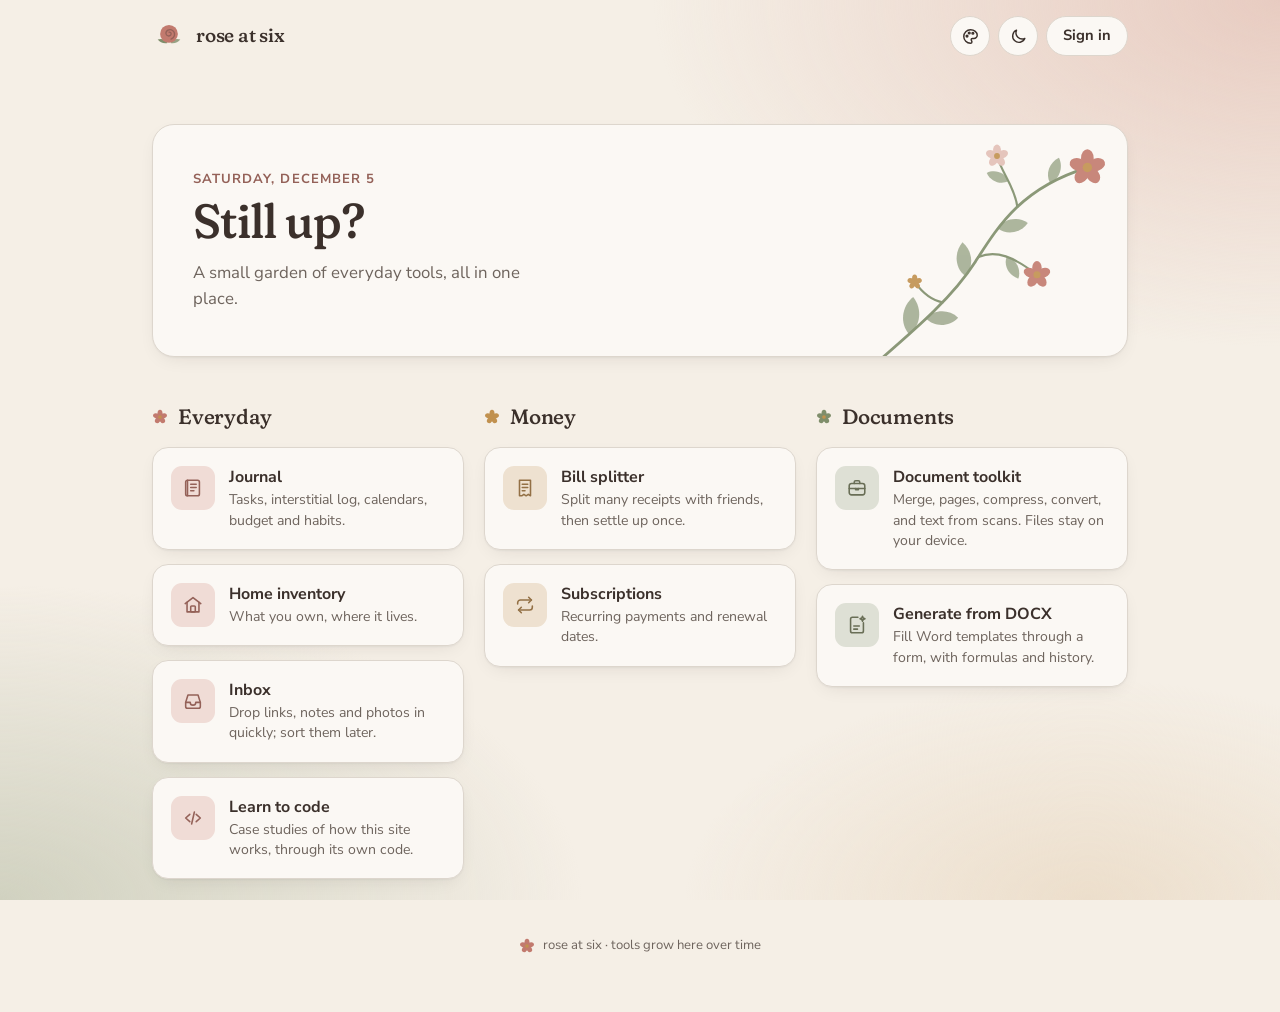
<file: index.html>
<!doctype html>
<html lang="en">
<head>
  <meta charset="utf-8">
  <meta name="viewport" content="width=device-width, initial-scale=1">
  <title>rose at six</title>
  <meta name="description" content="A small garden of everyday tools.">
  <meta name="theme-color" content="#F5EFE6" media="(prefers-color-scheme: light)">
  <meta name="theme-color" content="#1E1916" media="(prefers-color-scheme: dark)">
  <link rel="icon" href="assets/favicon.svg" type="image/svg+xml">

  <link rel="apple-touch-icon" href="/assets/icons/apple-touch-icon.png">
  <link rel="manifest" href="/assets/manifest.webmanifest">
  <meta name="apple-mobile-web-app-title" content="rose at six">
  <meta name="mobile-web-app-capable" content="yes">
  <meta name="apple-mobile-web-app-capable" content="yes">
  <meta name="apple-mobile-web-app-status-bar-style" content="default">

  <!-- Applies your palette and light/dark mode before the first paint -->
  <script src="assets/js/theme-boot.js"></script>

  <link rel="preconnect" href="https://fonts.googleapis.com">
  <link rel="preconnect" href="https://fonts.gstatic.com" crossorigin>
  <link rel="stylesheet" href="assets/css/style.css">
  <link rel="stylesheet" href="assets/css/components.css">
</head>
<body>
  <!-- Reusable flower shapes -->
  <svg width="0" height="0" style="position:absolute" aria-hidden="true">
    <defs>
      <symbol id="blossom" viewBox="-10 -10 20 20">
        <g fill="currentColor">
          <ellipse cx="0" cy="-4.6" rx="3.1" ry="4.4"/>
          <ellipse cx="0" cy="-4.6" rx="3.1" ry="4.4" transform="rotate(72)"/>
          <ellipse cx="0" cy="-4.6" rx="3.1" ry="4.4" transform="rotate(144)"/>
          <ellipse cx="0" cy="-4.6" rx="3.1" ry="4.4" transform="rotate(216)"/>
          <ellipse cx="0" cy="-4.6" rx="3.1" ry="4.4" transform="rotate(288)"/>
        </g>
        <circle r="2.3" style="fill: var(--blossom-center)"/>
      </symbol>
      <symbol id="rose" viewBox="0 0 48 48">
        <path d="M22 34c-6 1-11-1-14-5 5-2 10-1 14 5z" style="fill: var(--leaf)"/>
        <path d="M26 34c6 1 11-1 14-5-5-2-10-1-14 5z" style="fill: var(--leaf)" opacity=".8"/>
        <circle cx="24" cy="21" r="12.5" style="fill: var(--flower)"/>
        <path d="M24 18.5c2.4-.2 3.8 2 2.6 3.9-1.7 2.6-6.4 1.9-6.9-1.6-.6-4.4 5.2-7.4 9.3-4.6 4.6 3.2 3.4 10.6-2.2 12.2"
              fill="none" stroke-width="1.8" stroke-linecap="round" style="stroke: var(--flower-deep)"/>
      </symbol>
    </defs>
  </svg>

  <div class="page">
    <header class="topbar">
      <a class="brand" href="./" aria-label="rose at six, home">
        <svg class="brand-mark" aria-hidden="true"><use href="#rose"/></svg>
        <span class="brand-name">rose at six</span>
      </a>
      <div class="topbar-actions">
        <button class="icon-btn" id="appearance-btn" type="button" aria-label="Appearance">
          <svg viewBox="0 0 24 24" aria-hidden="true"><path d="M12 3.5a8.5 8.5 0 1 0 0 17c1.2 0 1.8-.8 1.8-1.7 0-1.3-1-1.6-1-2.6 0-.9.7-1.6 1.6-1.6h1.9a4.2 4.2 0 0 0 4.2-4.2c0-3.8-3.8-6.9-8.5-6.9z"/><circle cx="7.6" cy="11.5" r="1.1"/><circle cx="10.4" cy="7.6" r="1.1"/><circle cx="15" cy="7.9" r="1.1"/></svg>
        </button>
        <button class="icon-btn" id="theme-toggle" type="button" aria-label="Switch theme">
          <svg class="i-sun" viewBox="0 0 24 24" aria-hidden="true"><circle cx="12" cy="12" r="4"/><path d="M12 2.5v2M12 19.5v2M2.5 12h2M19.5 12h2M5.3 5.3l1.4 1.4M17.3 17.3l1.4 1.4M5.3 18.7l1.4-1.4M17.3 6.7l1.4-1.4"/></svg>
          <svg class="i-moon" viewBox="0 0 24 24" aria-hidden="true"><path d="M20 14.5A8 8 0 0 1 9.5 4a8 8 0 1 0 10.5 10.5z"/></svg>
        </button>
        <div class="account-slot" id="account-slot"></div>
      </div>
    </header>

    <main>
      <section class="hero">
        <div class="hero-text">
          <p class="eyebrow" id="today">Today</p>
          <h1 id="greeting">Good day</h1>
          <p class="lede">A small garden of everyday tools, all in one place.</p>
          <ul class="highlights" id="highlights" aria-label="Today's highlights" hidden></ul>
        </div>

        <!-- Decorative sprig -->
        <svg class="sprig" viewBox="0 0 220 180" aria-hidden="true">
          <path class="stem" d="M28 176 C 58 150, 86 126, 104 98 S 140 40, 192 24"/>
          <path class="stem thin" d="M106.4 94.3 C 120.4 88.3, 134.4 94.3, 152.4 108.3"/>
          <path class="stem thin" d="M137 54.9 C 135 38.9, 125 28.9, 121 14.9"/>
          <path class="stem thin" d="M78.3 129.9 Q 66.3 127.9, 56.3 113.9"/>
          <path class="leaf" d="M0 0 C 7 -8, 20 -8, 28 0 C 20 8, 7 8, 0 0 Z" transform="translate(52 155) rotate(-83.9) scale(1.05)"/>
          <path class="leaf" d="M0 0 C 7 -8, 20 -8, 28 0 C 20 8, 7 8, 0 0 Z" transform="translate(65.3 142.7) rotate(-1.5) scale(0.9)"/>
          <path class="leaf" d="M0 0 C 7 -8, 20 -8, 28 0 C 20 8, 7 8, 0 0 Z" transform="translate(96.1 109.3) rotate(-94.8) scale(0.95)"/>
          <path class="leaf" d="M0 0 C 7 -8, 20 -8, 28 0 C 20 8, 7 8, 0 0 Z" transform="translate(121.8 71.8) rotate(-10.4) scale(0.85)"/>
          <path class="leaf" d="M0 0 C 7 -8, 20 -8, 28 0 C 20 8, 7 8, 0 0 Z" transform="translate(162.7 36.2) rotate(-70.6) scale(0.75)"/>
          <path class="leaf" d="M0 0 C 7 -8, 20 -8, 28 0 C 20 8, 7 8, 0 0 Z" transform="translate(128.6 94) rotate(61.8) scale(0.7)"/>
          <path class="leaf" d="M0 0 C 7 -8, 20 -8, 28 0 C 20 8, 7 8, 0 0 Z" transform="translate(130 34.6) rotate(-159.4) scale(0.65)"/>
          <use href="#blossom" class="b b1" x="176" y="8" width="32" height="32"/>
          <use href="#blossom" class="b b3" x="140.4" y="96.3" width="24" height="24"/>
          <use href="#blossom" class="b b2" x="111" y="4.9" width="20" height="20"/>
          <use href="#blossom" class="b b4" x="49.8" y="107.4" width="13" height="13"/>
        </svg>
      </section>

      <div class="hub-search" id="hub-search" hidden>
        <label class="searchbox hub-searchbox">
          <svg viewBox="0 0 24 24" aria-hidden="true"><circle cx="11" cy="11" r="6.5"/><path d="m16 16 4 4"/></svg>
          <input class="inline-input" type="search" placeholder="Search everything" aria-label="Search all your tools" autocomplete="off" enterkeyhint="search">
          <button class="sr-clear" type="button" data-clear aria-label="Clear search"><svg viewBox="0 0 24 24" aria-hidden="true"><path d="M7 7l10 10M17 7 7 17"/></svg></button>
        </label>
        <div class="sr-results" data-results aria-live="polite" hidden></div>
      </div>


      <div id="tool-groups"></div>
    </main>

    <footer class="footer">
      <svg class="footer-blossom" aria-hidden="true"><use href="#blossom"/></svg>
      <span>rose at six · tools grow here over time</span>
    </footer>
  </div>

  <script type="module" src="assets/js/hub.js"></script>
</body>
</html>
</file>
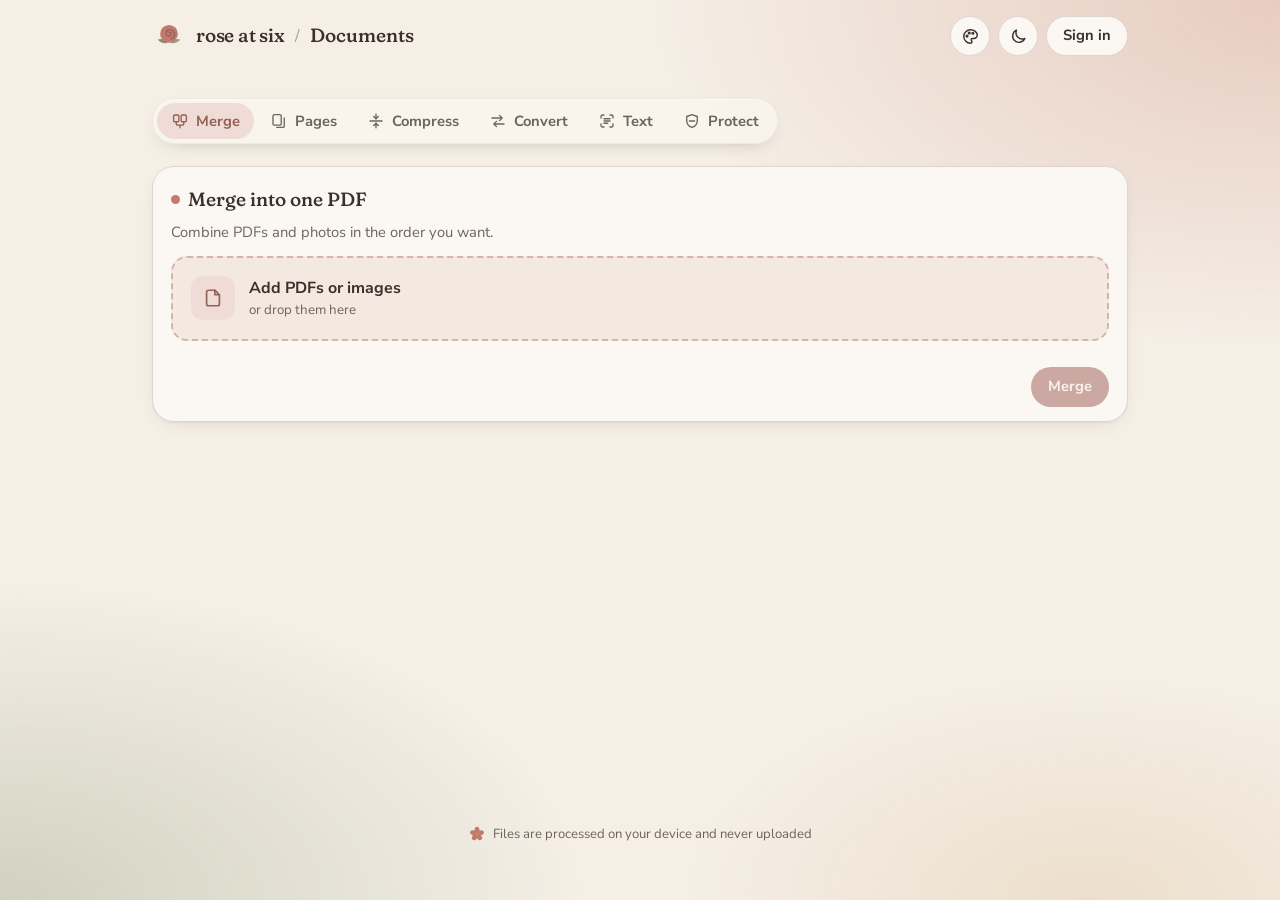
<file: tools/documents/index.html>
<!doctype html>
<html lang="en">
<head>
  <meta charset="utf-8">
  <meta name="viewport" content="width=device-width, initial-scale=1">
  <title>Document toolkit · rose at six</title>
  <meta name="description" content="Merge, split, compress and convert files, and read text from scans. Files never leave your device.">
  <meta name="theme-color" content="#F5EFE6" media="(prefers-color-scheme: light)">
  <meta name="theme-color" content="#1E1916" media="(prefers-color-scheme: dark)">
  <link rel="icon" href="../../assets/favicon.svg" type="image/svg+xml">

  <link rel="apple-touch-icon" href="/assets/icons/apple-touch-icon.png">
  <link rel="manifest" href="/assets/manifest.webmanifest">
  <meta name="apple-mobile-web-app-title" content="rose at six">
  <meta name="mobile-web-app-capable" content="yes">
  <meta name="apple-mobile-web-app-capable" content="yes">
  <meta name="apple-mobile-web-app-status-bar-style" content="default">

  <!-- Applies your palette and light/dark mode before the first paint -->
  <script src="../../assets/js/theme-boot.js"></script>

  <link rel="preconnect" href="https://fonts.googleapis.com">
  <link rel="preconnect" href="https://fonts.gstatic.com" crossorigin>
  <link rel="stylesheet" href="../../assets/css/style.css">
  <link rel="stylesheet" href="../../assets/css/components.css">
  <link rel="stylesheet" href="documents.css">
</head>
<body>
  <!-- Reusable flower shapes -->
  <svg width="0" height="0" style="position:absolute" aria-hidden="true">
    <defs>
      <symbol id="blossom" viewBox="-10 -10 20 20">
        <g fill="currentColor">
          <ellipse cx="0" cy="-4.6" rx="3.1" ry="4.4"/>
          <ellipse cx="0" cy="-4.6" rx="3.1" ry="4.4" transform="rotate(72)"/>
          <ellipse cx="0" cy="-4.6" rx="3.1" ry="4.4" transform="rotate(144)"/>
          <ellipse cx="0" cy="-4.6" rx="3.1" ry="4.4" transform="rotate(216)"/>
          <ellipse cx="0" cy="-4.6" rx="3.1" ry="4.4" transform="rotate(288)"/>
        </g>
        <circle r="2.3" style="fill: var(--blossom-center)"/>
      </symbol>
      <symbol id="rose" viewBox="0 0 48 48">
        <path d="M22 34c-6 1-11-1-14-5 5-2 10-1 14 5z" style="fill: var(--leaf)"/>
        <path d="M26 34c6 1 11-1 14-5-5-2-10-1-14 5z" style="fill: var(--leaf)" opacity=".8"/>
        <circle cx="24" cy="21" r="12.5" style="fill: var(--flower)"/>
        <path d="M24 18.5c2.4-.2 3.8 2 2.6 3.9-1.7 2.6-6.4 1.9-6.9-1.6-.6-4.4 5.2-7.4 9.3-4.6 4.6 3.2 3.4 10.6-2.2 12.2"
              fill="none" stroke-width="1.8" stroke-linecap="round" style="stroke: var(--flower-deep)"/>
      </symbol>
    </defs>
  </svg>

  <div class="page">
    <header class="topbar">
      <div class="crumbs">
        <a class="brand" href="../../" aria-label="rose at six, home">
          <svg class="brand-mark" aria-hidden="true"><use href="#rose"/></svg>
          <span class="brand-name">rose at six</span>
        </a>
        <span class="crumb-sep" aria-hidden="true">/</span>
        <span class="crumb">Documents</span>
      </div>
      <div class="topbar-actions">
        <button class="icon-btn" id="appearance-btn" type="button" aria-label="Appearance">
          <svg viewBox="0 0 24 24" aria-hidden="true"><path d="M12 3.5a8.5 8.5 0 1 0 0 17c1.2 0 1.8-.8 1.8-1.7 0-1.3-1-1.6-1-2.6 0-.9.7-1.6 1.6-1.6h1.9a4.2 4.2 0 0 0 4.2-4.2c0-3.8-3.8-6.9-8.5-6.9z"/><circle cx="7.6" cy="11.5" r="1.1"/><circle cx="10.4" cy="7.6" r="1.1"/><circle cx="15" cy="7.9" r="1.1"/></svg>
        </button>
        <button class="icon-btn" id="theme-toggle" type="button" aria-label="Switch theme">
          <svg class="i-sun" viewBox="0 0 24 24" aria-hidden="true"><circle cx="12" cy="12" r="4"/><path d="M12 2.5v2M12 19.5v2M2.5 12h2M19.5 12h2M5.3 5.3l1.4 1.4M17.3 17.3l1.4 1.4M5.3 18.7l1.4-1.4M17.3 6.7l1.4-1.4"/></svg>
          <svg class="i-moon" viewBox="0 0 24 24" aria-hidden="true"><path d="M20 14.5A8 8 0 0 1 9.5 4a8 8 0 1 0 10.5 10.5z"/></svg>
        </button>
        <div class="account-slot" id="account-slot"></div>
      </div>
    </header>

    <div class="toolbar">
      <nav class="tabs" aria-label="Document tools">
        <a href="#/merge" data-tab="merge" aria-label="Merge" title="Merge"><svg viewBox="0 0 24 24" aria-hidden="true"><rect x="3.5" y="4" width="7" height="9" rx="1.5"/><rect x="13.5" y="4" width="7" height="9" rx="1.5"/><path d="M7 13v2.5a2 2 0 0 0 2 2h6a2 2 0 0 0 2-2V13"/><path d="M12 17.5V21"/></svg><span class="tab-label">Merge</span></a>
        <a href="#/pages" data-tab="pages" aria-label="Pages" title="Pages"><svg viewBox="0 0 24 24" aria-hidden="true"><rect x="4" y="3.5" width="11" height="14" rx="2"/><path d="M9 20.5h8a2 2 0 0 0 2-2V8"/></svg><span class="tab-label">Pages</span></a>
        <a href="#/compress" data-tab="compress" aria-label="Compress" title="Compress"><svg viewBox="0 0 24 24" aria-hidden="true"><path d="M12 3v6"/><path d="m9 6 3 3 3-3"/><path d="M12 21v-6"/><path d="m9 18 3-3 3 3"/><path d="M4 12h16"/></svg><span class="tab-label">Compress</span></a>
        <a href="#/convert" data-tab="convert" aria-label="Convert" title="Convert"><svg viewBox="0 0 24 24" aria-hidden="true"><path d="M4 8h13"/><path d="m14 4.5 3.5 3.5L14 11.5"/><path d="M20 16H7"/><path d="m10 12.5-3.5 3.5 3.5 3.5"/></svg><span class="tab-label">Convert</span></a>
        <a href="#/text" data-tab="text" aria-label="Text" title="Text"><svg viewBox="0 0 24 24" aria-hidden="true"><path d="M4 8V6a2 2 0 0 1 2-2h2M16 4h2a2 2 0 0 1 2 2v2M20 16v2a2 2 0 0 1-2 2h-2M8 20H6a2 2 0 0 1-2-2v-2"/><path d="M8 9h8M8 12h8M8 15h5"/></svg><span class="tab-label">Text</span></a>
        <a href="#/protect" data-tab="protect" aria-label="Protect" title="Protect a copy"><svg viewBox="0 0 24 24" aria-hidden="true"><path d="M12 3.5 5 6v5.5c0 4.3 3 7.6 7 9 4-1.4 7-4.7 7-9V6z"/><path d="M8.5 12h7"/></svg><span class="tab-label">Protect</span></a>
      </nav>
    </div>

    <main id="docs" class="tool-main"></main>

    <footer class="footer">
      <svg class="footer-blossom" aria-hidden="true"><use href="#blossom"/></svg>
      <span>Files are processed on your device and never uploaded</span>
    </footer>
  </div>

  <script type="module" src="app.js"></script>
</body>
</html>
</file>
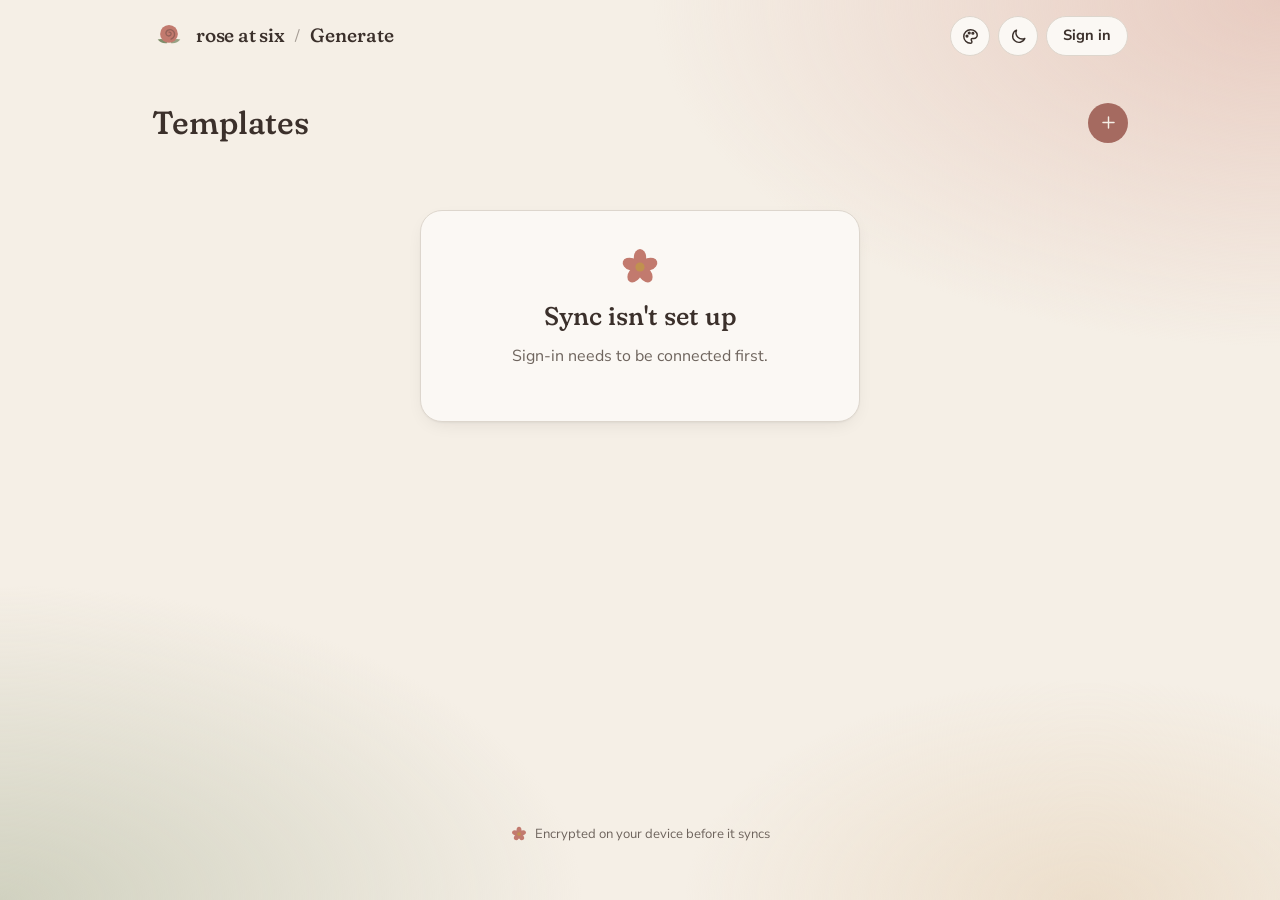
<file: tools/generate/index.html>
<!doctype html>
<html lang="en">
<head>
  <meta charset="utf-8">
  <meta name="viewport" content="width=device-width, initial-scale=1">
  <title>Generate from DOCX · rose at six</title>
  <meta name="description" content="Fill Word templates through a form and keep a history of every document.">
  <meta name="theme-color" content="#F5EFE6" media="(prefers-color-scheme: light)">
  <meta name="theme-color" content="#1E1916" media="(prefers-color-scheme: dark)">
  <link rel="icon" href="../../assets/favicon.svg" type="image/svg+xml">

  <link rel="apple-touch-icon" href="/assets/icons/apple-touch-icon.png">
  <link rel="manifest" href="/assets/manifest.webmanifest">
  <meta name="apple-mobile-web-app-title" content="rose at six">
  <meta name="mobile-web-app-capable" content="yes">
  <meta name="apple-mobile-web-app-capable" content="yes">
  <meta name="apple-mobile-web-app-status-bar-style" content="default">

  <!-- Applies your palette and light/dark mode before the first paint -->
  <script src="../../assets/js/theme-boot.js"></script>

  <link rel="preconnect" href="https://fonts.googleapis.com">
  <link rel="preconnect" href="https://fonts.gstatic.com" crossorigin>
  <link rel="stylesheet" href="../../assets/css/style.css">
  <link rel="stylesheet" href="../../assets/css/components.css">
  <link rel="stylesheet" href="generate.css">
</head>
<body>
  <!-- Reusable flower shapes -->
  <svg width="0" height="0" style="position:absolute" aria-hidden="true">
    <defs>
      <symbol id="blossom" viewBox="-10 -10 20 20">
        <g fill="currentColor">
          <ellipse cx="0" cy="-4.6" rx="3.1" ry="4.4"/>
          <ellipse cx="0" cy="-4.6" rx="3.1" ry="4.4" transform="rotate(72)"/>
          <ellipse cx="0" cy="-4.6" rx="3.1" ry="4.4" transform="rotate(144)"/>
          <ellipse cx="0" cy="-4.6" rx="3.1" ry="4.4" transform="rotate(216)"/>
          <ellipse cx="0" cy="-4.6" rx="3.1" ry="4.4" transform="rotate(288)"/>
        </g>
        <circle r="2.3" style="fill: var(--blossom-center)"/>
      </symbol>
      <symbol id="rose" viewBox="0 0 48 48">
        <path d="M22 34c-6 1-11-1-14-5 5-2 10-1 14 5z" style="fill: var(--leaf)"/>
        <path d="M26 34c6 1 11-1 14-5-5-2-10-1-14 5z" style="fill: var(--leaf)" opacity=".8"/>
        <circle cx="24" cy="21" r="12.5" style="fill: var(--flower)"/>
        <path d="M24 18.5c2.4-.2 3.8 2 2.6 3.9-1.7 2.6-6.4 1.9-6.9-1.6-.6-4.4 5.2-7.4 9.3-4.6 4.6 3.2 3.4 10.6-2.2 12.2"
              fill="none" stroke-width="1.8" stroke-linecap="round" style="stroke: var(--flower-deep)"/>
      </symbol>
    </defs>
  </svg>

  <div class="page">
    <header class="topbar">
      <div class="crumbs">
        <a class="brand" href="../../" aria-label="rose at six, home">
          <svg class="brand-mark" aria-hidden="true"><use href="#rose"/></svg>
          <span class="brand-name">rose at six</span>
        </a>
        <span class="crumb-sep" aria-hidden="true">/</span>
        <span class="crumb">Generate</span>
      </div>
      <div class="topbar-actions">
        <button class="icon-btn" id="appearance-btn" type="button" aria-label="Appearance">
          <svg viewBox="0 0 24 24" aria-hidden="true"><path d="M12 3.5a8.5 8.5 0 1 0 0 17c1.2 0 1.8-.8 1.8-1.7 0-1.3-1-1.6-1-2.6 0-.9.7-1.6 1.6-1.6h1.9a4.2 4.2 0 0 0 4.2-4.2c0-3.8-3.8-6.9-8.5-6.9z"/><circle cx="7.6" cy="11.5" r="1.1"/><circle cx="10.4" cy="7.6" r="1.1"/><circle cx="15" cy="7.9" r="1.1"/></svg>
        </button>
        <button class="icon-btn" id="theme-toggle" type="button" aria-label="Switch theme">
          <svg class="i-sun" viewBox="0 0 24 24" aria-hidden="true"><circle cx="12" cy="12" r="4"/><path d="M12 2.5v2M12 19.5v2M2.5 12h2M19.5 12h2M5.3 5.3l1.4 1.4M17.3 17.3l1.4 1.4M5.3 18.7l1.4-1.4M17.3 6.7l1.4-1.4"/></svg>
          <svg class="i-moon" viewBox="0 0 24 24" aria-hidden="true"><path d="M20 14.5A8 8 0 0 1 9.5 4a8 8 0 1 0 10.5 10.5z"/></svg>
        </button>
        <div class="account-slot" id="account-slot"></div>
      </div>
    </header>

    <div class="toolbar toolbar-titled">
      <h1 class="toolbar-title">Templates</h1>
      <button class="icon-btn add-btn" type="button" data-act="add" aria-label="Add a template">
        <svg viewBox="0 0 24 24" aria-hidden="true"><path d="M12 5v14M5 12h14"/></svg>
      </button>
    </div>

    <main id="gen" class="tool-main"></main>

    <footer class="footer">
      <svg class="footer-blossom" aria-hidden="true"><use href="#blossom"/></svg>
      <span>Encrypted on your device before it syncs</span>
    </footer>
  </div>

  <script type="module" src="app.js"></script>
</body>
</html>
</file>
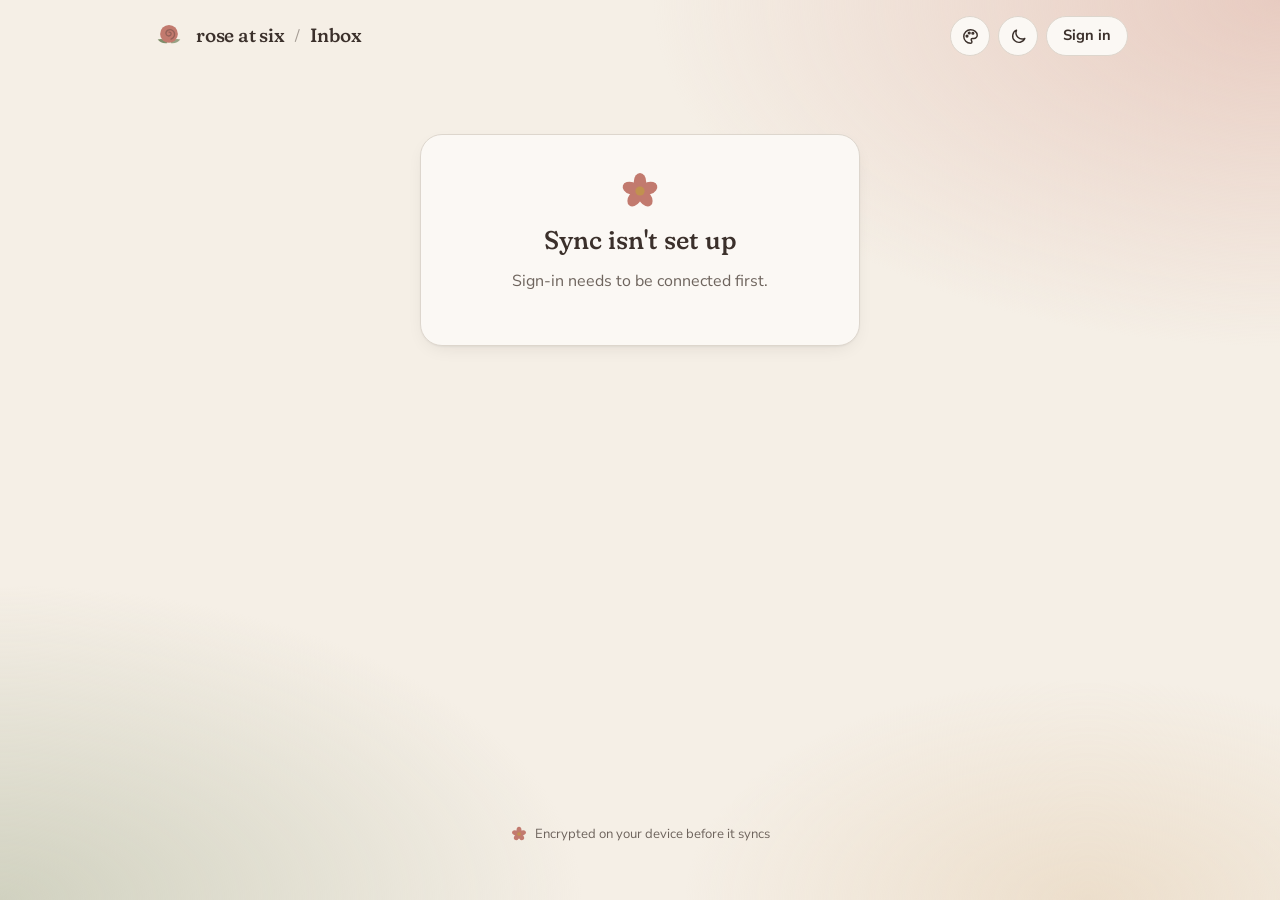
<file: tools/inbox/index.html>
<!doctype html>
<html lang="en">
<head>
  <meta charset="utf-8">
  <meta name="viewport" content="width=device-width, initial-scale=1">
  <title>Inbox · rose at six</title>
  <meta name="description" content="Drop links, notes and photos here, and sort them later.">
  <meta name="theme-color" content="#F5EFE6" media="(prefers-color-scheme: light)">
  <meta name="theme-color" content="#1E1916" media="(prefers-color-scheme: dark)">
  <link rel="icon" href="../../assets/favicon.svg" type="image/svg+xml">

  <link rel="apple-touch-icon" href="/assets/icons/apple-touch-icon.png">
  <link rel="manifest" href="/assets/manifest.webmanifest">
  <meta name="apple-mobile-web-app-title" content="rose at six">
  <meta name="mobile-web-app-capable" content="yes">
  <meta name="apple-mobile-web-app-capable" content="yes">
  <meta name="apple-mobile-web-app-status-bar-style" content="default">

  <!-- Applies your palette and light/dark mode before the first paint -->
  <script src="../../assets/js/theme-boot.js"></script>

  <link rel="preconnect" href="https://fonts.googleapis.com">
  <link rel="preconnect" href="https://fonts.gstatic.com" crossorigin>
  <link rel="stylesheet" href="../../assets/css/style.css">
  <link rel="stylesheet" href="../../assets/css/components.css">
  <link rel="stylesheet" href="inbox.css">
</head>
<body>
  <!-- Reusable flower shapes -->
  <svg width="0" height="0" style="position:absolute" aria-hidden="true">
    <defs>
      <symbol id="blossom" viewBox="-10 -10 20 20">
        <g fill="currentColor">
          <ellipse cx="0" cy="-4.6" rx="3.1" ry="4.4"/>
          <ellipse cx="0" cy="-4.6" rx="3.1" ry="4.4" transform="rotate(72)"/>
          <ellipse cx="0" cy="-4.6" rx="3.1" ry="4.4" transform="rotate(144)"/>
          <ellipse cx="0" cy="-4.6" rx="3.1" ry="4.4" transform="rotate(216)"/>
          <ellipse cx="0" cy="-4.6" rx="3.1" ry="4.4" transform="rotate(288)"/>
        </g>
        <circle r="2.3" style="fill: var(--blossom-center)"/>
      </symbol>
      <symbol id="rose" viewBox="0 0 48 48">
        <path d="M22 34c-6 1-11-1-14-5 5-2 10-1 14 5z" style="fill: var(--leaf)"/>
        <path d="M26 34c6 1 11-1 14-5-5-2-10-1-14 5z" style="fill: var(--leaf)" opacity=".8"/>
        <circle cx="24" cy="21" r="12.5" style="fill: var(--flower)"/>
        <path d="M24 18.5c2.4-.2 3.8 2 2.6 3.9-1.7 2.6-6.4 1.9-6.9-1.6-.6-4.4 5.2-7.4 9.3-4.6 4.6 3.2 3.4 10.6-2.2 12.2"
              fill="none" stroke-width="1.8" stroke-linecap="round" style="stroke: var(--flower-deep)"/>
      </symbol>
    </defs>
  </svg>

  <div class="page">
    <header class="topbar">
      <div class="crumbs">
        <a class="brand" href="../../" aria-label="rose at six, home">
          <svg class="brand-mark" aria-hidden="true"><use href="#rose"/></svg>
          <span class="brand-name">rose at six</span>
        </a>
        <span class="crumb-sep" aria-hidden="true">/</span>
        <span class="crumb">Inbox</span>
      </div>
      <div class="topbar-actions">
        <button class="icon-btn" id="appearance-btn" type="button" aria-label="Appearance">
          <svg viewBox="0 0 24 24" aria-hidden="true"><path d="M12 3.5a8.5 8.5 0 1 0 0 17c1.2 0 1.8-.8 1.8-1.7 0-1.3-1-1.6-1-2.6 0-.9.7-1.6 1.6-1.6h1.9a4.2 4.2 0 0 0 4.2-4.2c0-3.8-3.8-6.9-8.5-6.9z"/><circle cx="7.6" cy="11.5" r="1.1"/><circle cx="10.4" cy="7.6" r="1.1"/><circle cx="15" cy="7.9" r="1.1"/></svg>
        </button>
        <button class="icon-btn" id="theme-toggle" type="button" aria-label="Switch theme">
          <svg class="i-sun" viewBox="0 0 24 24" aria-hidden="true"><circle cx="12" cy="12" r="4"/><path d="M12 2.5v2M12 19.5v2M2.5 12h2M19.5 12h2M5.3 5.3l1.4 1.4M17.3 17.3l1.4 1.4M5.3 18.7l1.4-1.4M17.3 6.7l1.4-1.4"/></svg>
          <svg class="i-moon" viewBox="0 0 24 24" aria-hidden="true"><path d="M20 14.5A8 8 0 0 1 9.5 4a8 8 0 1 0 10.5 10.5z"/></svg>
        </button>
        <div class="account-slot" id="account-slot"></div>
      </div>
    </header>

    <main id="inbox" class="tool-main"></main>

    <footer class="footer">
      <svg class="footer-blossom" aria-hidden="true"><use href="#blossom"/></svg>
      <span>Encrypted on your device before it syncs</span>
    </footer>
  </div>

  <script type="module" src="app.js"></script>
</body>
</html>
</file>
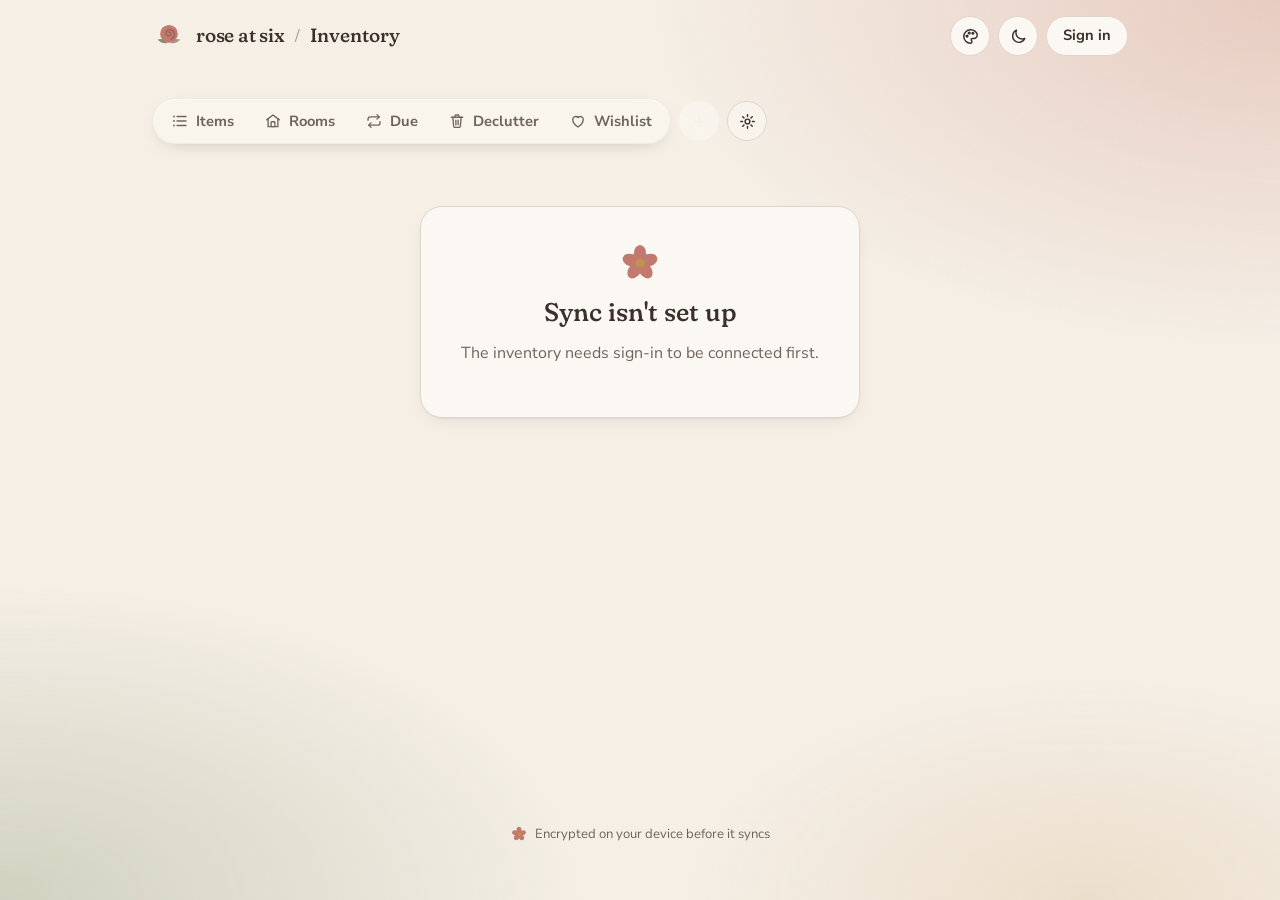
<file: tools/inventory/index.html>
<!doctype html>
<html lang="en">
<head>
  <meta charset="utf-8">
  <meta name="viewport" content="width=device-width, initial-scale=1">
  <title>Home inventory · rose at six</title>
  <meta name="description" content="What you own, where it lives, and when to replace it.">
  <meta name="theme-color" content="#F5EFE6" media="(prefers-color-scheme: light)">
  <meta name="theme-color" content="#1E1916" media="(prefers-color-scheme: dark)">
  <link rel="icon" href="../../assets/favicon.svg" type="image/svg+xml">

  <link rel="apple-touch-icon" href="/assets/icons/apple-touch-icon.png">
  <link rel="manifest" href="/assets/manifest.webmanifest">
  <meta name="apple-mobile-web-app-title" content="rose at six">
  <meta name="mobile-web-app-capable" content="yes">
  <meta name="apple-mobile-web-app-capable" content="yes">
  <meta name="apple-mobile-web-app-status-bar-style" content="default">

  <!-- Applies your palette and light/dark mode before the first paint -->
  <script src="../../assets/js/theme-boot.js"></script>

  <link rel="preconnect" href="https://fonts.googleapis.com">
  <link rel="preconnect" href="https://fonts.gstatic.com" crossorigin>
  <link rel="stylesheet" href="../../assets/css/style.css">
  <link rel="stylesheet" href="../../assets/css/components.css">
  <link rel="stylesheet" href="inventory.css">
</head>
<body>
  <!-- Reusable flower shapes -->
  <svg width="0" height="0" style="position:absolute" aria-hidden="true">
    <defs>
      <symbol id="blossom" viewBox="-10 -10 20 20">
        <g fill="currentColor">
          <ellipse cx="0" cy="-4.6" rx="3.1" ry="4.4"/>
          <ellipse cx="0" cy="-4.6" rx="3.1" ry="4.4" transform="rotate(72)"/>
          <ellipse cx="0" cy="-4.6" rx="3.1" ry="4.4" transform="rotate(144)"/>
          <ellipse cx="0" cy="-4.6" rx="3.1" ry="4.4" transform="rotate(216)"/>
          <ellipse cx="0" cy="-4.6" rx="3.1" ry="4.4" transform="rotate(288)"/>
        </g>
        <circle r="2.3" style="fill: var(--blossom-center)"/>
      </symbol>
      <symbol id="rose" viewBox="0 0 48 48">
        <path d="M22 34c-6 1-11-1-14-5 5-2 10-1 14 5z" style="fill: var(--leaf)"/>
        <path d="M26 34c6 1 11-1 14-5-5-2-10-1-14 5z" style="fill: var(--leaf)" opacity=".8"/>
        <circle cx="24" cy="21" r="12.5" style="fill: var(--flower)"/>
        <path d="M24 18.5c2.4-.2 3.8 2 2.6 3.9-1.7 2.6-6.4 1.9-6.9-1.6-.6-4.4 5.2-7.4 9.3-4.6 4.6 3.2 3.4 10.6-2.2 12.2"
              fill="none" stroke-width="1.8" stroke-linecap="round" style="stroke: var(--flower-deep)"/>
      </symbol>
    </defs>
  </svg>

  <div class="page">
    <header class="topbar">
      <div class="crumbs">
        <a class="brand" href="../../" aria-label="rose at six, home">
          <svg class="brand-mark" aria-hidden="true"><use href="#rose"/></svg>
          <span class="brand-name">rose at six</span>
        </a>
        <span class="crumb-sep" aria-hidden="true">/</span>
        <span class="crumb">Inventory</span>
      </div>
      <div class="topbar-actions">
        <button class="icon-btn" id="appearance-btn" type="button" aria-label="Appearance">
          <svg viewBox="0 0 24 24" aria-hidden="true"><path d="M12 3.5a8.5 8.5 0 1 0 0 17c1.2 0 1.8-.8 1.8-1.7 0-1.3-1-1.6-1-2.6 0-.9.7-1.6 1.6-1.6h1.9a4.2 4.2 0 0 0 4.2-4.2c0-3.8-3.8-6.9-8.5-6.9z"/><circle cx="7.6" cy="11.5" r="1.1"/><circle cx="10.4" cy="7.6" r="1.1"/><circle cx="15" cy="7.9" r="1.1"/></svg>
        </button>
        <button class="icon-btn" id="theme-toggle" type="button" aria-label="Switch theme">
          <svg class="i-sun" viewBox="0 0 24 24" aria-hidden="true"><circle cx="12" cy="12" r="4"/><path d="M12 2.5v2M12 19.5v2M2.5 12h2M19.5 12h2M5.3 5.3l1.4 1.4M17.3 17.3l1.4 1.4M5.3 18.7l1.4-1.4M17.3 6.7l1.4-1.4"/></svg>
          <svg class="i-moon" viewBox="0 0 24 24" aria-hidden="true"><path d="M20 14.5A8 8 0 0 1 9.5 4a8 8 0 1 0 10.5 10.5z"/></svg>
        </button>
        <div class="account-slot" id="account-slot"></div>
      </div>
    </header>

    <div class="toolbar">
      <nav class="tabs" aria-label="Inventory views">
        <a href="#/items" data-tab="items" aria-label="Items" title="Items"><svg viewBox="0 0 24 24" aria-hidden="true"><path d="M8 6h12M8 12h12M8 18h12"/><circle cx="4" cy="6" r="1.2" fill="currentColor" stroke="none"/><circle cx="4" cy="12" r="1.2" fill="currentColor" stroke="none"/><circle cx="4" cy="18" r="1.2" fill="currentColor" stroke="none"/></svg><span class="tab-label">Items</span></a>
        <a href="#/rooms" data-tab="rooms" aria-label="Rooms" title="Rooms"><svg viewBox="0 0 24 24" aria-hidden="true"><path d="M3.5 10.5 12 4l8.5 6.5"/><path d="M5.5 9v10.5h13V9"/><rect x="9.5" y="13" width="5" height="6.5" rx="1"/></svg><span class="tab-label">Rooms</span></a>
        <a href="#/due" data-tab="due" aria-label="Due" title="Due"><svg viewBox="0 0 24 24" aria-hidden="true"><path d="M4 11V9.5a3 3 0 0 1 3-3h12"/><path d="m16 3.5 3 3-3 3"/><path d="M20 13v1.5a3 3 0 0 1-3 3H5"/><path d="m8 20.5-3-3 3-3"/></svg><span class="tab-label">Due</span></a>
        <a href="#/declutter" data-tab="declutter" aria-label="Declutter" title="Declutter"><svg viewBox="0 0 24 24" aria-hidden="true"><path d="M4.5 7h15"/><path d="M9.5 7V5a1 1 0 0 1 1-1h3a1 1 0 0 1 1 1v2"/><path d="M6.5 7l1 12a1.5 1.5 0 0 0 1.5 1.4h6a1.5 1.5 0 0 0 1.5-1.4l1-12"/><path d="M10.5 11v6M13.5 11v6"/></svg><span class="tab-label">Declutter</span></a>
        <a href="#/wishlist" data-tab="wishlist" aria-label="Wishlist" title="Wishlist"><svg viewBox="0 0 24 24" aria-hidden="true"><path d="M12 20s-7-4.4-7-10a4 4 0 0 1 7-2.6A4 4 0 0 1 19 10c0 5.6-7 10-7 10z"/></svg><span class="tab-label">Wishlist</span></a>
      </nav>
      <button class="icon-btn add-btn" type="button" data-act="add" aria-label="Add an item">
        <svg viewBox="0 0 24 24" aria-hidden="true"><path d="M12 5v14M5 12h14"/></svg>
      </button>
      <button class="icon-btn" type="button" data-act="settings" aria-label="Inventory settings">
        <svg viewBox="0 0 24 24" aria-hidden="true"><circle cx="12" cy="12" r="3"/><path d="M12 3.5v2.2M12 18.3v2.2M3.5 12h2.2M18.3 12h2.2M6 6l1.6 1.6M16.4 16.4 18 18M6 18l1.6-1.6M16.4 7.6 18 6"/></svg>
      </button>
    </div>

    <main id="inventory" class="tool-main" aria-live="polite"></main>

    <footer class="footer">
      <svg class="footer-blossom" aria-hidden="true"><use href="#blossom"/></svg>
      <span>Encrypted on your device before it syncs</span>
    </footer>
  </div>

  <script type="module" src="inventory.js"></script>
</body>
</html>
</file>
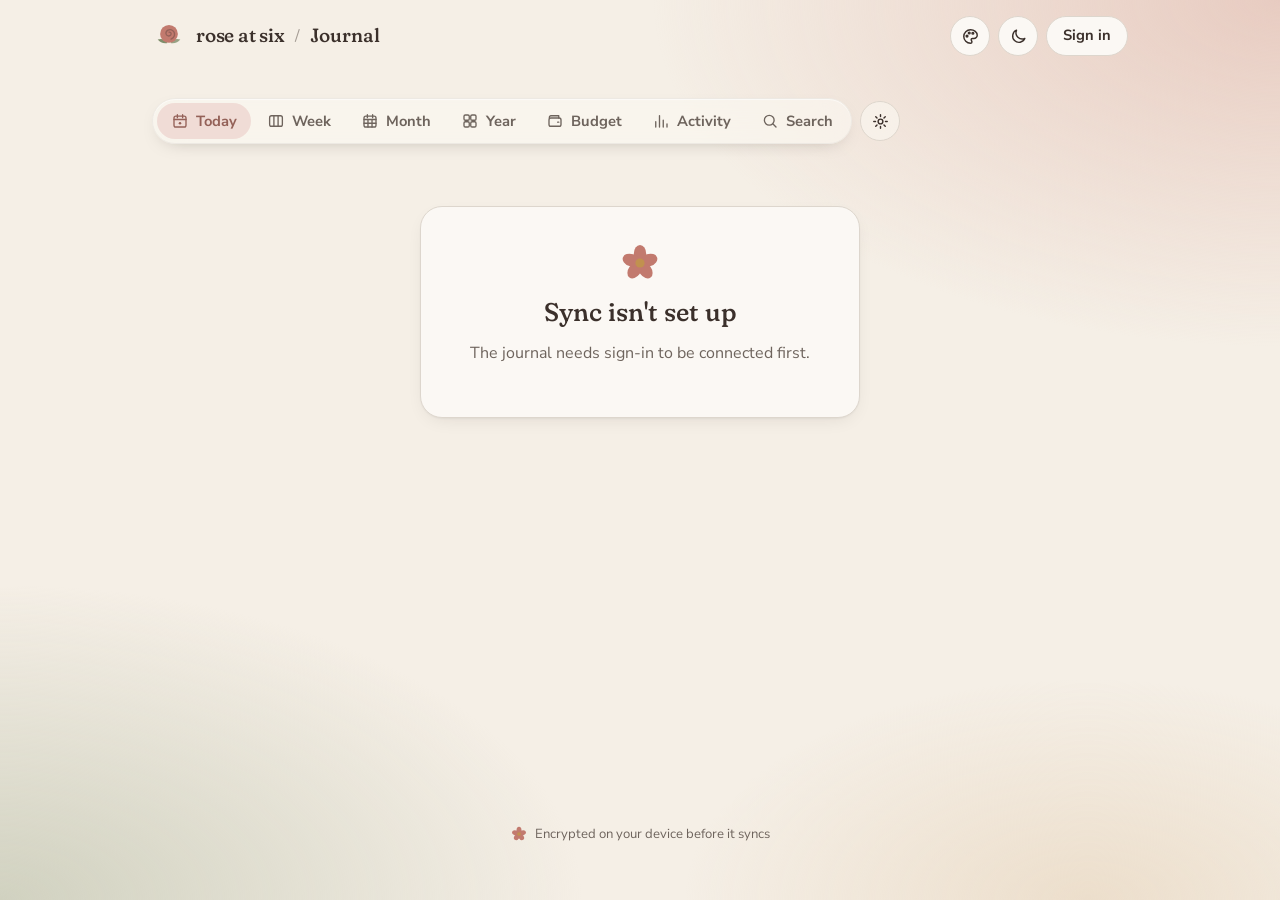
<file: tools/journal/index.html>
<!doctype html>
<html lang="en">
<head>
  <meta charset="utf-8">
  <meta name="viewport" content="width=device-width, initial-scale=1">
  <title>Journal · rose at six</title>
  <meta name="description" content="Planner, interstitial journal, calendars and budget.">
  <meta name="theme-color" content="#F5EFE6" media="(prefers-color-scheme: light)">
  <meta name="theme-color" content="#1E1916" media="(prefers-color-scheme: dark)">
  <link rel="icon" href="../../assets/favicon.svg" type="image/svg+xml">

  <link rel="apple-touch-icon" href="/assets/icons/apple-touch-icon.png">
  <link rel="manifest" href="/assets/manifest.webmanifest">
  <meta name="apple-mobile-web-app-title" content="rose at six">
  <meta name="mobile-web-app-capable" content="yes">
  <meta name="apple-mobile-web-app-capable" content="yes">
  <meta name="apple-mobile-web-app-status-bar-style" content="default">

  <!-- Applies your palette and light/dark mode before the first paint -->
  <script src="../../assets/js/theme-boot.js"></script>

  <link rel="preconnect" href="https://fonts.googleapis.com">
  <link rel="preconnect" href="https://fonts.gstatic.com" crossorigin>
  <link rel="stylesheet" href="../../assets/css/style.css">
  <link rel="stylesheet" href="../../assets/css/components.css">
  <link rel="stylesheet" href="journal.css">
</head>
<body>
  <!-- Reusable flower shapes -->
  <svg width="0" height="0" style="position:absolute" aria-hidden="true">
    <defs>
      <symbol id="blossom" viewBox="-10 -10 20 20">
        <g fill="currentColor">
          <ellipse cx="0" cy="-4.6" rx="3.1" ry="4.4"/>
          <ellipse cx="0" cy="-4.6" rx="3.1" ry="4.4" transform="rotate(72)"/>
          <ellipse cx="0" cy="-4.6" rx="3.1" ry="4.4" transform="rotate(144)"/>
          <ellipse cx="0" cy="-4.6" rx="3.1" ry="4.4" transform="rotate(216)"/>
          <ellipse cx="0" cy="-4.6" rx="3.1" ry="4.4" transform="rotate(288)"/>
        </g>
        <circle r="2.3" style="fill: var(--blossom-center)"/>
      </symbol>
      <symbol id="rose" viewBox="0 0 48 48">
        <path d="M22 34c-6 1-11-1-14-5 5-2 10-1 14 5z" style="fill: var(--leaf)"/>
        <path d="M26 34c6 1 11-1 14-5-5-2-10-1-14 5z" style="fill: var(--leaf)" opacity=".8"/>
        <circle cx="24" cy="21" r="12.5" style="fill: var(--flower)"/>
        <path d="M24 18.5c2.4-.2 3.8 2 2.6 3.9-1.7 2.6-6.4 1.9-6.9-1.6-.6-4.4 5.2-7.4 9.3-4.6 4.6 3.2 3.4 10.6-2.2 12.2"
              fill="none" stroke-width="1.8" stroke-linecap="round" style="stroke: var(--flower-deep)"/>
      </symbol>
    </defs>
  </svg>

  <div class="page">
    <header class="topbar">
      <div class="crumbs">
        <a class="brand" href="../../" aria-label="rose at six, home">
          <svg class="brand-mark" aria-hidden="true"><use href="#rose"/></svg>
          <span class="brand-name">rose at six</span>
        </a>
        <span class="crumb-sep" aria-hidden="true">/</span>
        <span class="crumb">Journal</span>
      </div>
      <div class="topbar-actions">
        <button class="icon-btn" id="appearance-btn" type="button" aria-label="Appearance">
          <svg viewBox="0 0 24 24" aria-hidden="true"><path d="M12 3.5a8.5 8.5 0 1 0 0 17c1.2 0 1.8-.8 1.8-1.7 0-1.3-1-1.6-1-2.6 0-.9.7-1.6 1.6-1.6h1.9a4.2 4.2 0 0 0 4.2-4.2c0-3.8-3.8-6.9-8.5-6.9z"/><circle cx="7.6" cy="11.5" r="1.1"/><circle cx="10.4" cy="7.6" r="1.1"/><circle cx="15" cy="7.9" r="1.1"/></svg>
        </button>
        <button class="icon-btn" id="theme-toggle" type="button" aria-label="Switch theme">
          <svg class="i-sun" viewBox="0 0 24 24" aria-hidden="true"><circle cx="12" cy="12" r="4"/><path d="M12 2.5v2M12 19.5v2M2.5 12h2M19.5 12h2M5.3 5.3l1.4 1.4M17.3 17.3l1.4 1.4M5.3 18.7l1.4-1.4M17.3 6.7l1.4-1.4"/></svg>
          <svg class="i-moon" viewBox="0 0 24 24" aria-hidden="true"><path d="M20 14.5A8 8 0 0 1 9.5 4a8 8 0 1 0 10.5 10.5z"/></svg>
        </button>
        <div class="account-slot" id="account-slot"></div>
      </div>
    </header>

    <div class="toolbar">
      <nav class="tabs" aria-label="Journal views">
        <a href="#/day" data-tab="day" aria-label="Today" title="Today"><svg viewBox="0 0 24 24" aria-hidden="true"><rect x="4" y="5.5" width="16" height="14.5" rx="2.5"/><path d="M4 10h16M8.5 3.5v4M15.5 3.5v4"/><circle cx="12" cy="15" r="1.7" fill="currentColor" stroke="none"/></svg><span class="tab-label">Today</span></a>
        <a href="#/week" data-tab="week" aria-label="Week" title="Week"><svg viewBox="0 0 24 24" aria-hidden="true"><rect x="3.5" y="5" width="17" height="14" rx="2.5"/><path d="M9.2 5v14M14.8 5v14"/></svg><span class="tab-label">Week</span></a>
        <a href="#/month" data-tab="month" aria-label="Month" title="Month"><svg viewBox="0 0 24 24" aria-hidden="true"><rect x="4" y="5.5" width="16" height="14.5" rx="2.5"/><path d="M4 10h16M8.5 3.5v4M15.5 3.5v4M9.3 10v10M14.7 10v10M4 15h16"/></svg><span class="tab-label">Month</span></a>
        <a href="#/year" data-tab="year" aria-label="Year" title="Year"><svg viewBox="0 0 24 24" aria-hidden="true"><rect x="4" y="4" width="7" height="7" rx="1.8"/><rect x="13" y="4" width="7" height="7" rx="1.8"/><rect x="4" y="13" width="7" height="7" rx="1.8"/><rect x="13" y="13" width="7" height="7" rx="1.8"/></svg><span class="tab-label">Year</span></a>
        <a href="#/budget" data-tab="budget" aria-label="Budget" title="Budget"><svg viewBox="0 0 24 24" aria-hidden="true"><path d="M4.5 8V7a2 2 0 0 1 2-2H17v3"/><rect x="4" y="8" width="16" height="11" rx="2.5"/><path d="M15.5 13.5h1.5"/></svg><span class="tab-label">Budget</span></a>
        <a href="#/activity" data-tab="activity" aria-label="Activity" title="Activity"><svg viewBox="0 0 24 24" aria-hidden="true"><path d="M5 20v-7M10 20V5M15 20v-9M20 20v-4"/></svg><span class="tab-label">Activity</span></a>
        <a href="#/search" data-tab="search" aria-label="Search" title="Search"><svg viewBox="0 0 24 24" aria-hidden="true"><circle cx="11" cy="11" r="6.5"/><path d="m16 16 4 4"/></svg><span class="tab-label">Search</span></a>
      </nav>
      <button class="icon-btn" type="button" data-act="settings" aria-label="Journal settings">
        <svg viewBox="0 0 24 24" aria-hidden="true"><circle cx="12" cy="12" r="3"/><path d="M12 3.5v2.2M12 18.3v2.2M3.5 12h2.2M18.3 12h2.2M6 6l1.6 1.6M16.4 16.4 18 18M6 18l1.6-1.6M16.4 7.6 18 6"/></svg>
      </button>
    </div>

    <main id="journal" class="tool-main" aria-live="polite"></main>

    <footer class="footer">
      <svg class="footer-blossom" aria-hidden="true"><use href="#blossom"/></svg>
      <span>Encrypted on your device before it syncs</span>
    </footer>
  </div>

  <script type="module" src="journal.js"></script>
</body>
</html>
</file>
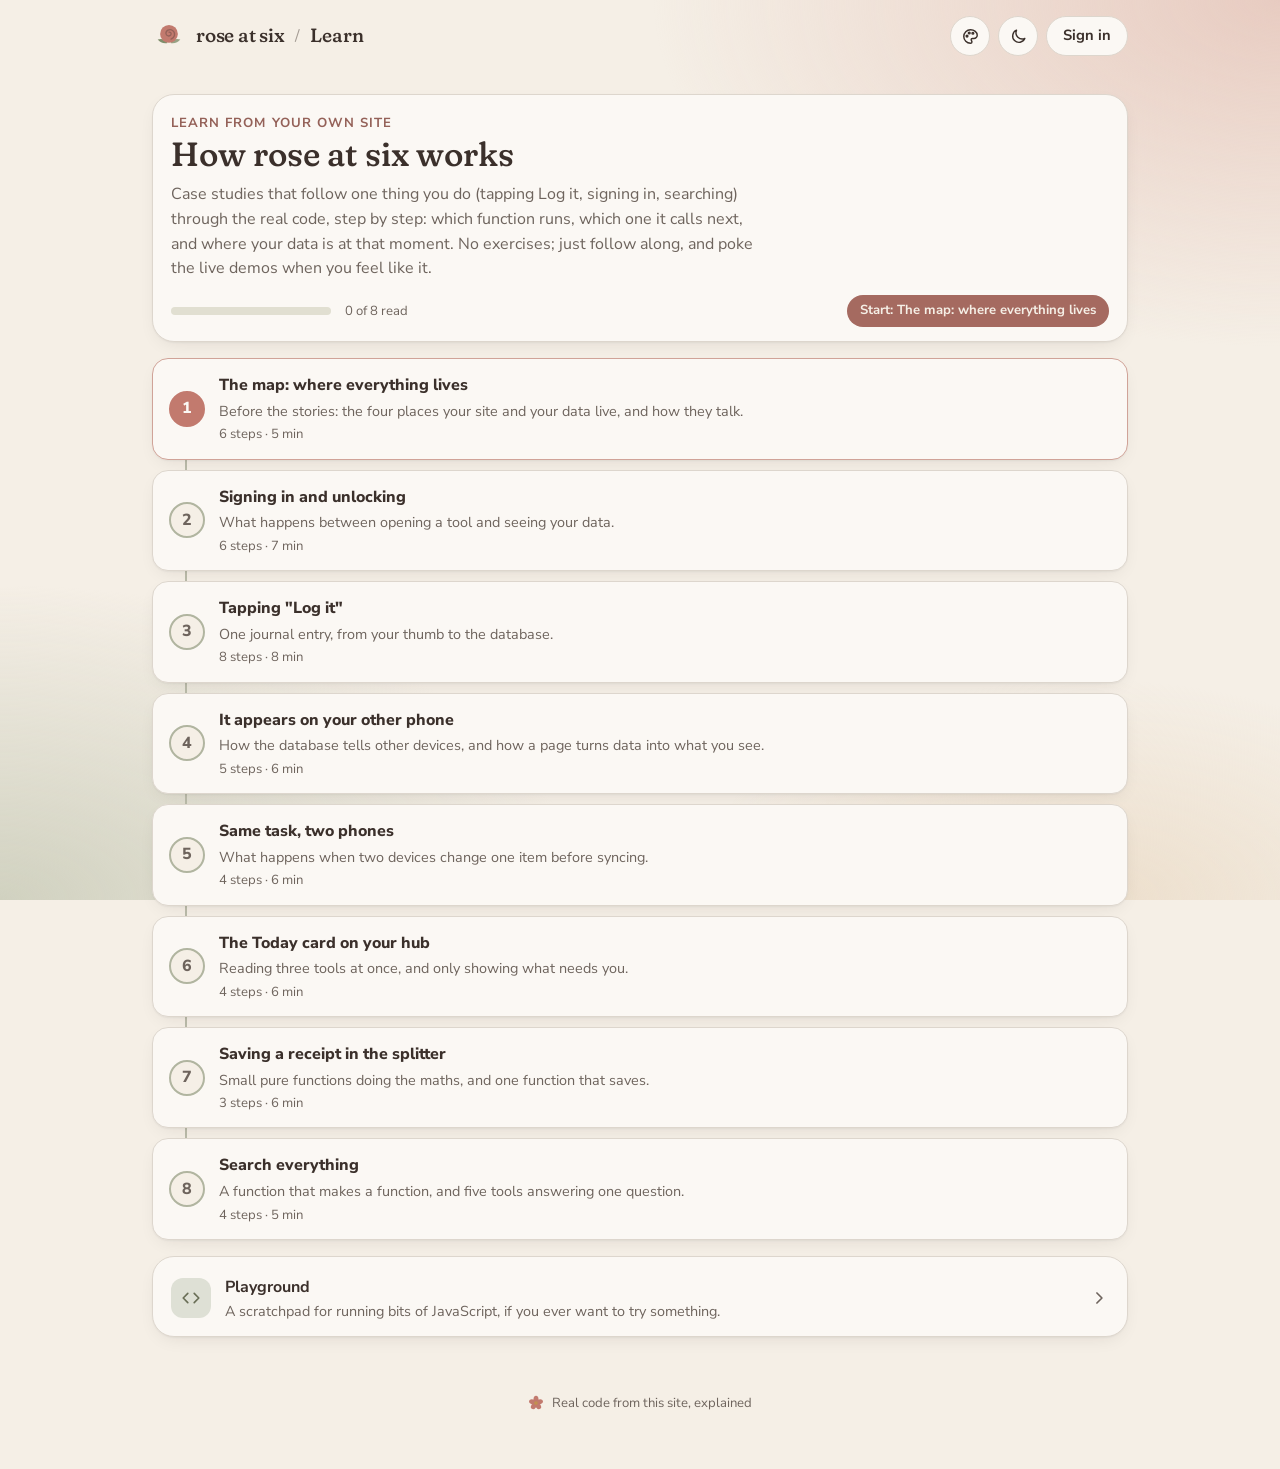
<file: tools/learn/index.html>
<!doctype html>
<html lang="en">
<head>
  <meta charset="utf-8">
  <meta name="viewport" content="width=device-width, initial-scale=1">
  <title>Learn to code · rose at six</title>
  <meta name="description" content="Case studies that follow real features of rose at six through the actual code.">
  <meta name="theme-color" content="#F5EFE6" media="(prefers-color-scheme: light)">
  <meta name="theme-color" content="#1E1916" media="(prefers-color-scheme: dark)">
  <link rel="icon" href="../../assets/favicon.svg" type="image/svg+xml">

  <link rel="apple-touch-icon" href="/assets/icons/apple-touch-icon.png">
  <link rel="manifest" href="/assets/manifest.webmanifest">
  <meta name="apple-mobile-web-app-title" content="rose at six">
  <meta name="mobile-web-app-capable" content="yes">
  <meta name="apple-mobile-web-app-capable" content="yes">
  <meta name="apple-mobile-web-app-status-bar-style" content="default">

  <!-- Applies your palette and light/dark mode before the first paint -->
  <script src="../../assets/js/theme-boot.js"></script>

  <link rel="preconnect" href="https://fonts.googleapis.com">
  <link rel="preconnect" href="https://fonts.gstatic.com" crossorigin>
  <link rel="stylesheet" href="../../assets/css/style.css">
  <link rel="stylesheet" href="../../assets/css/components.css">
  <link rel="stylesheet" href="learn.css">
</head>
<body>
  <!-- Reusable flower shapes -->
  <svg width="0" height="0" style="position:absolute" aria-hidden="true">
    <defs>
      <symbol id="blossom" viewBox="-10 -10 20 20">
        <g fill="currentColor">
          <ellipse cx="0" cy="-4.6" rx="3.1" ry="4.4"/>
          <ellipse cx="0" cy="-4.6" rx="3.1" ry="4.4" transform="rotate(72)"/>
          <ellipse cx="0" cy="-4.6" rx="3.1" ry="4.4" transform="rotate(144)"/>
          <ellipse cx="0" cy="-4.6" rx="3.1" ry="4.4" transform="rotate(216)"/>
          <ellipse cx="0" cy="-4.6" rx="3.1" ry="4.4" transform="rotate(288)"/>
        </g>
        <circle r="2.3" style="fill: var(--blossom-center)"/>
      </symbol>
      <symbol id="rose" viewBox="0 0 48 48">
        <path d="M22 34c-6 1-11-1-14-5 5-2 10-1 14 5z" style="fill: var(--leaf)"/>
        <path d="M26 34c6 1 11-1 14-5-5-2-10-1-14 5z" style="fill: var(--leaf)" opacity=".8"/>
        <circle cx="24" cy="21" r="12.5" style="fill: var(--flower)"/>
        <path d="M24 18.5c2.4-.2 3.8 2 2.6 3.9-1.7 2.6-6.4 1.9-6.9-1.6-.6-4.4 5.2-7.4 9.3-4.6 4.6 3.2 3.4 10.6-2.2 12.2"
              fill="none" stroke-width="1.8" stroke-linecap="round" style="stroke: var(--flower-deep)"/>
      </symbol>
    </defs>
  </svg>

  <div class="page">
    <header class="topbar">
      <div class="crumbs">
        <a class="brand" href="../../" aria-label="rose at six, home">
          <svg class="brand-mark" aria-hidden="true"><use href="#rose"/></svg>
          <span class="brand-name">rose at six</span>
        </a>
        <span class="crumb-sep" aria-hidden="true">/</span>
        <span class="crumb">Learn</span>
      </div>
      <div class="topbar-actions">
        <button class="icon-btn" id="appearance-btn" type="button" aria-label="Appearance">
          <svg viewBox="0 0 24 24" aria-hidden="true"><path d="M12 3.5a8.5 8.5 0 1 0 0 17c1.2 0 1.8-.8 1.8-1.7 0-1.3-1-1.6-1-2.6 0-.9.7-1.6 1.6-1.6h1.9a4.2 4.2 0 0 0 4.2-4.2c0-3.8-3.8-6.9-8.5-6.9z"/><circle cx="7.6" cy="11.5" r="1.1"/><circle cx="10.4" cy="7.6" r="1.1"/><circle cx="15" cy="7.9" r="1.1"/></svg>
        </button>
        <button class="icon-btn" id="theme-toggle" type="button" aria-label="Switch theme">
          <svg class="i-sun" viewBox="0 0 24 24" aria-hidden="true"><circle cx="12" cy="12" r="4"/><path d="M12 2.5v2M12 19.5v2M2.5 12h2M19.5 12h2M5.3 5.3l1.4 1.4M17.3 17.3l1.4 1.4M5.3 18.7l1.4-1.4M17.3 6.7l1.4-1.4"/></svg>
          <svg class="i-moon" viewBox="0 0 24 24" aria-hidden="true"><path d="M20 14.5A8 8 0 0 1 9.5 4a8 8 0 1 0 10.5 10.5z"/></svg>
        </button>
        <div class="account-slot" id="account-slot"></div>
      </div>
    </header>


    <main id="learn" class="tool-main"></main>

    <footer class="footer">
      <svg class="footer-blossom" aria-hidden="true"><use href="#blossom"/></svg>
      <span>Real code from this site, explained</span>
    </footer>
  </div>

  <script type="module" src="app.js"></script>
</body>
</html>
</file>
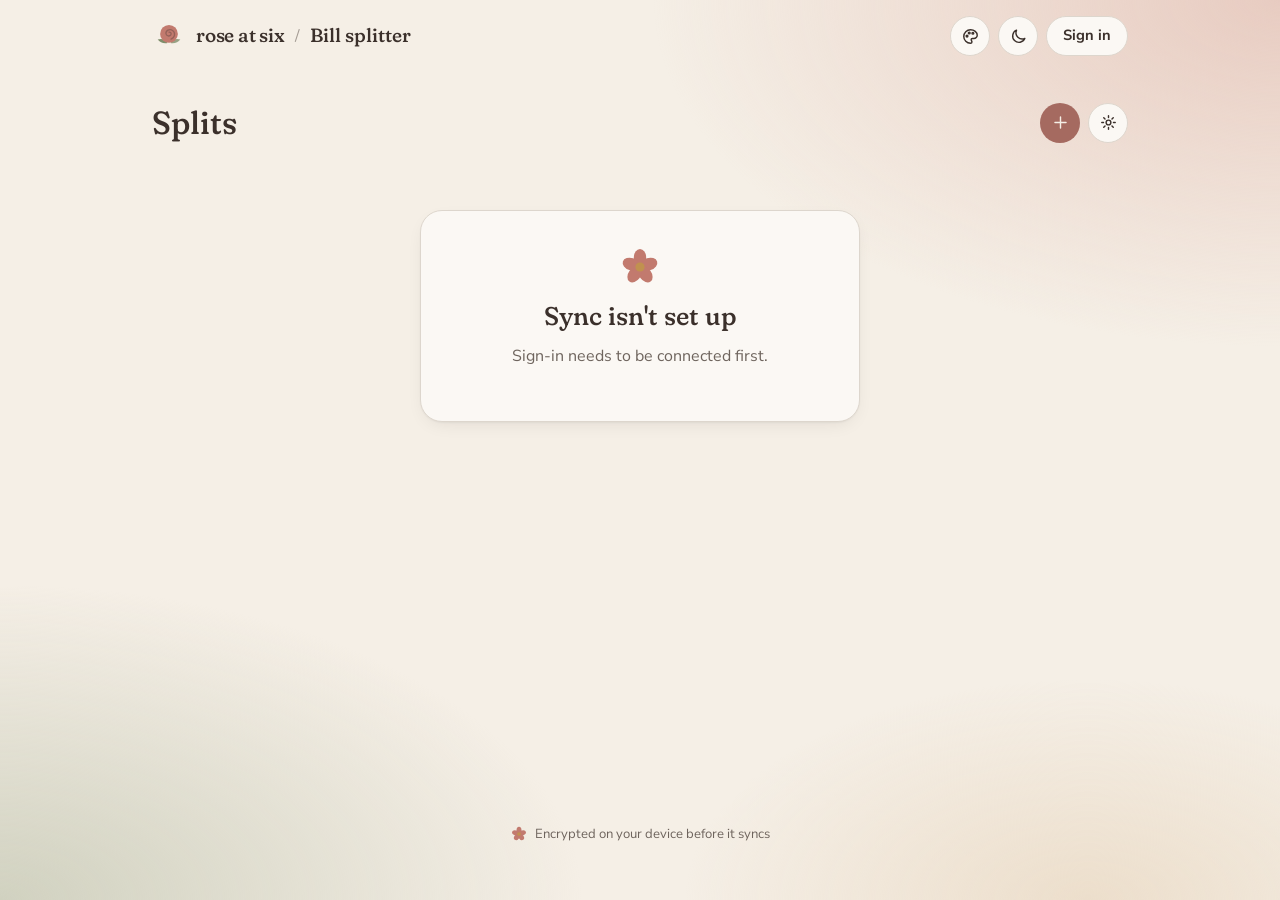
<file: tools/split/index.html>
<!doctype html>
<html lang="en">
<head>
  <meta charset="utf-8">
  <meta name="viewport" content="width=device-width, initial-scale=1">
  <title>Bill splitter · rose at six</title>
  <meta name="description" content="Split costs with friends across many receipts, then settle up once.">
  <meta name="theme-color" content="#F5EFE6" media="(prefers-color-scheme: light)">
  <meta name="theme-color" content="#1E1916" media="(prefers-color-scheme: dark)">
  <link rel="icon" href="../../assets/favicon.svg" type="image/svg+xml">

  <link rel="apple-touch-icon" href="/assets/icons/apple-touch-icon.png">
  <link rel="manifest" href="/assets/manifest.webmanifest">
  <meta name="apple-mobile-web-app-title" content="rose at six">
  <meta name="mobile-web-app-capable" content="yes">
  <meta name="apple-mobile-web-app-capable" content="yes">
  <meta name="apple-mobile-web-app-status-bar-style" content="default">

  <!-- Applies your palette and light/dark mode before the first paint -->
  <script src="../../assets/js/theme-boot.js"></script>

  <link rel="preconnect" href="https://fonts.googleapis.com">
  <link rel="preconnect" href="https://fonts.gstatic.com" crossorigin>
  <link rel="stylesheet" href="../../assets/css/style.css">
  <link rel="stylesheet" href="../../assets/css/components.css">
  <link rel="stylesheet" href="split.css">
</head>
<body>
  <!-- Reusable flower shapes -->
  <svg width="0" height="0" style="position:absolute" aria-hidden="true">
    <defs>
      <symbol id="blossom" viewBox="-10 -10 20 20">
        <g fill="currentColor">
          <ellipse cx="0" cy="-4.6" rx="3.1" ry="4.4"/>
          <ellipse cx="0" cy="-4.6" rx="3.1" ry="4.4" transform="rotate(72)"/>
          <ellipse cx="0" cy="-4.6" rx="3.1" ry="4.4" transform="rotate(144)"/>
          <ellipse cx="0" cy="-4.6" rx="3.1" ry="4.4" transform="rotate(216)"/>
          <ellipse cx="0" cy="-4.6" rx="3.1" ry="4.4" transform="rotate(288)"/>
        </g>
        <circle r="2.3" style="fill: var(--blossom-center)"/>
      </symbol>
      <symbol id="rose" viewBox="0 0 48 48">
        <path d="M22 34c-6 1-11-1-14-5 5-2 10-1 14 5z" style="fill: var(--leaf)"/>
        <path d="M26 34c6 1 11-1 14-5-5-2-10-1-14 5z" style="fill: var(--leaf)" opacity=".8"/>
        <circle cx="24" cy="21" r="12.5" style="fill: var(--flower)"/>
        <path d="M24 18.5c2.4-.2 3.8 2 2.6 3.9-1.7 2.6-6.4 1.9-6.9-1.6-.6-4.4 5.2-7.4 9.3-4.6 4.6 3.2 3.4 10.6-2.2 12.2"
              fill="none" stroke-width="1.8" stroke-linecap="round" style="stroke: var(--flower-deep)"/>
      </symbol>
    </defs>
  </svg>

  <div class="page">
    <header class="topbar">
      <div class="crumbs">
        <a class="brand" href="../../" aria-label="rose at six, home">
          <svg class="brand-mark" aria-hidden="true"><use href="#rose"/></svg>
          <span class="brand-name">rose at six</span>
        </a>
        <span class="crumb-sep" aria-hidden="true">/</span>
        <span class="crumb">Bill splitter</span>
      </div>
      <div class="topbar-actions">
        <button class="icon-btn" id="appearance-btn" type="button" aria-label="Appearance">
          <svg viewBox="0 0 24 24" aria-hidden="true"><path d="M12 3.5a8.5 8.5 0 1 0 0 17c1.2 0 1.8-.8 1.8-1.7 0-1.3-1-1.6-1-2.6 0-.9.7-1.6 1.6-1.6h1.9a4.2 4.2 0 0 0 4.2-4.2c0-3.8-3.8-6.9-8.5-6.9z"/><circle cx="7.6" cy="11.5" r="1.1"/><circle cx="10.4" cy="7.6" r="1.1"/><circle cx="15" cy="7.9" r="1.1"/></svg>
        </button>
        <button class="icon-btn" id="theme-toggle" type="button" aria-label="Switch theme">
          <svg class="i-sun" viewBox="0 0 24 24" aria-hidden="true"><circle cx="12" cy="12" r="4"/><path d="M12 2.5v2M12 19.5v2M2.5 12h2M19.5 12h2M5.3 5.3l1.4 1.4M17.3 17.3l1.4 1.4M5.3 18.7l1.4-1.4M17.3 6.7l1.4-1.4"/></svg>
          <svg class="i-moon" viewBox="0 0 24 24" aria-hidden="true"><path d="M20 14.5A8 8 0 0 1 9.5 4a8 8 0 1 0 10.5 10.5z"/></svg>
        </button>
        <div class="account-slot" id="account-slot"></div>
      </div>
    </header>

    <div class="toolbar toolbar-titled">
      <h1 class="toolbar-title">Splits</h1>
      <button class="icon-btn add-btn" type="button" data-act="add" aria-label="New split">
        <svg viewBox="0 0 24 24" aria-hidden="true"><path d="M12 5v14M5 12h14"/></svg>
      </button>
      <button class="icon-btn" type="button" data-act="settings" aria-label="Settings">
        <svg viewBox="0 0 24 24" aria-hidden="true"><circle cx="12" cy="12" r="3"/><path d="M12 3.5v2.2M12 18.3v2.2M3.5 12h2.2M18.3 12h2.2M6 6l1.6 1.6M16.4 16.4 18 18M6 18l1.6-1.6M16.4 7.6 18 6"/></svg>
      </button>
    </div>

    <main id="split" class="tool-main" aria-live="polite"></main>

    <footer class="footer">
      <svg class="footer-blossom" aria-hidden="true"><use href="#blossom"/></svg>
      <span>Encrypted on your device before it syncs</span>
    </footer>
  </div>

  <script type="module" src="app.js"></script>
</body>
</html>
</file>
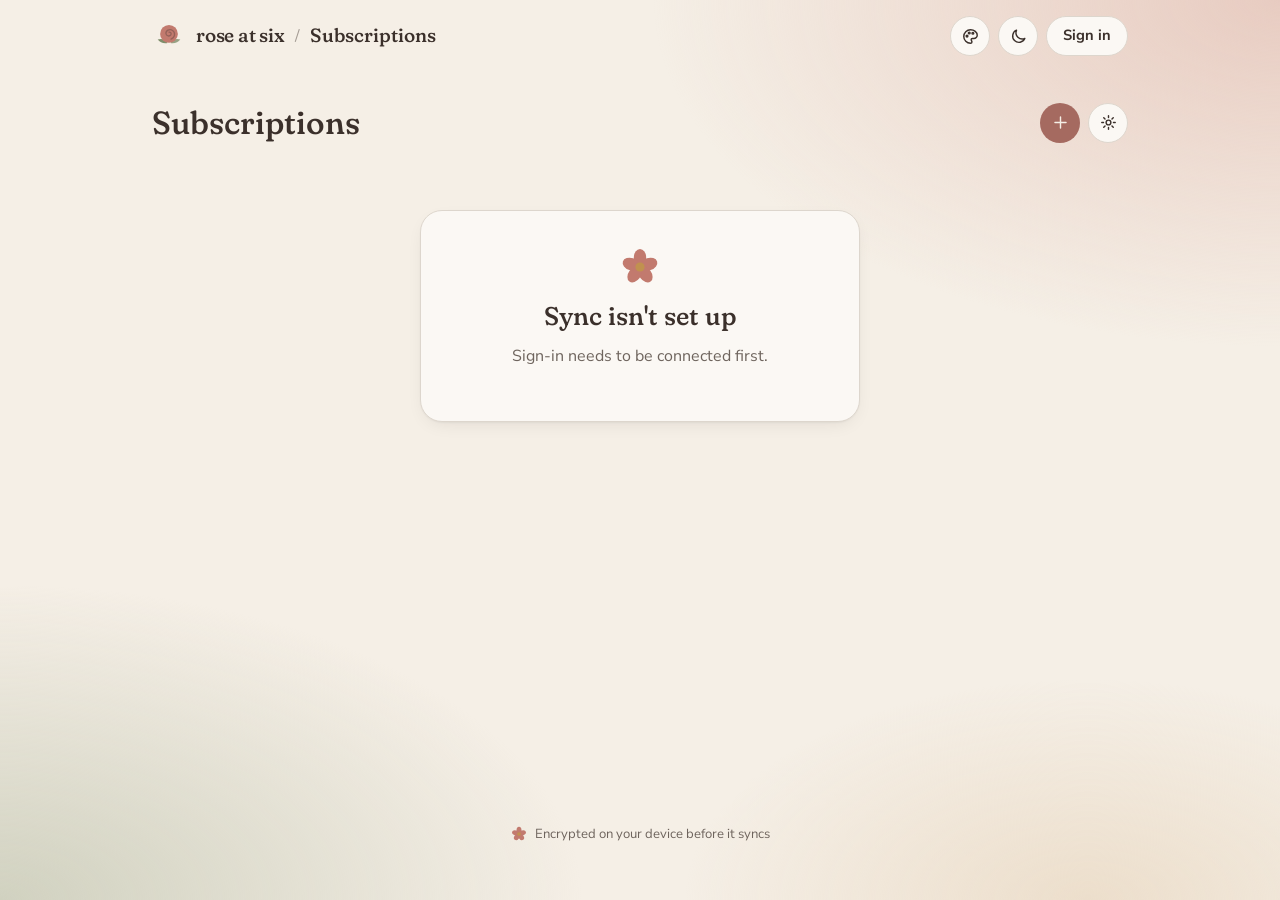
<file: tools/subscriptions/index.html>
<!doctype html>
<html lang="en">
<head>
  <meta charset="utf-8">
  <meta name="viewport" content="width=device-width, initial-scale=1">
  <title>Subscriptions · rose at six</title>
  <meta name="description" content="What you pay for regularly, and when it renews.">
  <meta name="theme-color" content="#F5EFE6" media="(prefers-color-scheme: light)">
  <meta name="theme-color" content="#1E1916" media="(prefers-color-scheme: dark)">
  <link rel="icon" href="../../assets/favicon.svg" type="image/svg+xml">

  <link rel="apple-touch-icon" href="/assets/icons/apple-touch-icon.png">
  <link rel="manifest" href="/assets/manifest.webmanifest">
  <meta name="apple-mobile-web-app-title" content="rose at six">
  <meta name="mobile-web-app-capable" content="yes">
  <meta name="apple-mobile-web-app-capable" content="yes">
  <meta name="apple-mobile-web-app-status-bar-style" content="default">

  <!-- Applies your palette and light/dark mode before the first paint -->
  <script src="../../assets/js/theme-boot.js"></script>

  <link rel="preconnect" href="https://fonts.googleapis.com">
  <link rel="preconnect" href="https://fonts.gstatic.com" crossorigin>
  <link rel="stylesheet" href="../../assets/css/style.css">
  <link rel="stylesheet" href="../../assets/css/components.css">
  <link rel="stylesheet" href="subs.css">
</head>
<body>
  <!-- Reusable flower shapes -->
  <svg width="0" height="0" style="position:absolute" aria-hidden="true">
    <defs>
      <symbol id="blossom" viewBox="-10 -10 20 20">
        <g fill="currentColor">
          <ellipse cx="0" cy="-4.6" rx="3.1" ry="4.4"/>
          <ellipse cx="0" cy="-4.6" rx="3.1" ry="4.4" transform="rotate(72)"/>
          <ellipse cx="0" cy="-4.6" rx="3.1" ry="4.4" transform="rotate(144)"/>
          <ellipse cx="0" cy="-4.6" rx="3.1" ry="4.4" transform="rotate(216)"/>
          <ellipse cx="0" cy="-4.6" rx="3.1" ry="4.4" transform="rotate(288)"/>
        </g>
        <circle r="2.3" style="fill: var(--blossom-center)"/>
      </symbol>
      <symbol id="rose" viewBox="0 0 48 48">
        <path d="M22 34c-6 1-11-1-14-5 5-2 10-1 14 5z" style="fill: var(--leaf)"/>
        <path d="M26 34c6 1 11-1 14-5-5-2-10-1-14 5z" style="fill: var(--leaf)" opacity=".8"/>
        <circle cx="24" cy="21" r="12.5" style="fill: var(--flower)"/>
        <path d="M24 18.5c2.4-.2 3.8 2 2.6 3.9-1.7 2.6-6.4 1.9-6.9-1.6-.6-4.4 5.2-7.4 9.3-4.6 4.6 3.2 3.4 10.6-2.2 12.2"
              fill="none" stroke-width="1.8" stroke-linecap="round" style="stroke: var(--flower-deep)"/>
      </symbol>
    </defs>
  </svg>

  <div class="page">
    <header class="topbar">
      <div class="crumbs">
        <a class="brand" href="../../" aria-label="rose at six, home">
          <svg class="brand-mark" aria-hidden="true"><use href="#rose"/></svg>
          <span class="brand-name">rose at six</span>
        </a>
        <span class="crumb-sep" aria-hidden="true">/</span>
        <span class="crumb">Subscriptions</span>
      </div>
      <div class="topbar-actions">
        <button class="icon-btn" id="appearance-btn" type="button" aria-label="Appearance">
          <svg viewBox="0 0 24 24" aria-hidden="true"><path d="M12 3.5a8.5 8.5 0 1 0 0 17c1.2 0 1.8-.8 1.8-1.7 0-1.3-1-1.6-1-2.6 0-.9.7-1.6 1.6-1.6h1.9a4.2 4.2 0 0 0 4.2-4.2c0-3.8-3.8-6.9-8.5-6.9z"/><circle cx="7.6" cy="11.5" r="1.1"/><circle cx="10.4" cy="7.6" r="1.1"/><circle cx="15" cy="7.9" r="1.1"/></svg>
        </button>
        <button class="icon-btn" id="theme-toggle" type="button" aria-label="Switch theme">
          <svg class="i-sun" viewBox="0 0 24 24" aria-hidden="true"><circle cx="12" cy="12" r="4"/><path d="M12 2.5v2M12 19.5v2M2.5 12h2M19.5 12h2M5.3 5.3l1.4 1.4M17.3 17.3l1.4 1.4M5.3 18.7l1.4-1.4M17.3 6.7l1.4-1.4"/></svg>
          <svg class="i-moon" viewBox="0 0 24 24" aria-hidden="true"><path d="M20 14.5A8 8 0 0 1 9.5 4a8 8 0 1 0 10.5 10.5z"/></svg>
        </button>
        <div class="account-slot" id="account-slot"></div>
      </div>
    </header>

    <div class="toolbar toolbar-titled">
      <h1 class="toolbar-title">Subscriptions</h1>
      <button class="icon-btn add-btn" type="button" data-act="add" aria-label="Add a subscription">
        <svg viewBox="0 0 24 24" aria-hidden="true"><path d="M12 5v14M5 12h14"/></svg>
      </button>
      <button class="icon-btn" type="button" data-act="settings" aria-label="Settings">
        <svg viewBox="0 0 24 24" aria-hidden="true"><circle cx="12" cy="12" r="3"/><path d="M12 3.5v2.2M12 18.3v2.2M3.5 12h2.2M18.3 12h2.2M6 6l1.6 1.6M16.4 16.4 18 18M6 18l1.6-1.6M16.4 7.6 18 6"/></svg>
      </button>
    </div>

    <main id="subs" class="tool-main" aria-live="polite"></main>

    <footer class="footer">
      <svg class="footer-blossom" aria-hidden="true"><use href="#blossom"/></svg>
      <span>Encrypted on your device before it syncs</span>
    </footer>
  </div>

  <script type="module" src="app.js"></script>
</body>
</html>
</file>
<file: assets/css/style.css>
/* ==========================================================
   rose at six — shared styles

   Colours: a palette sets only a few base values
   (background, text, and three accents: flower, leaf, sun).
   Every other shade is mixed from those, so custom colours
   automatically look right in both light and dark mode.
   Base values are set by assets/js/theme-boot.js; the ones
   below are the fallback "Rose at six" palette.
   ========================================================== */

:root {
  --bg-light: #F5EFE6;
  --text-light: #3B302B;
  --bg-dark: #1E1916;
  --text-dark: #F0E7DD;
  --flower-base: #C27A6E;
  --leaf-base: #7F8E6B;
  --sun-base: #C1914F;

  /* light mode */
  color-scheme: light;
  --bg: var(--bg-light);
  --text: var(--text-light);
  --surface-lift: 58%;
  --accent-lift: 0%;
  --soft-amount: 22%;
  --glow-amount: 30%;
  --shadow-color: 30 20 10;
  --shadow-strength: .12;

  --radius-lg: 22px;
  --radius: 16px;
  --radius-sm: 11px;

  --font-display: "Fraunces", Georgia, "Times New Roman", serif;
  --font-body: "Nunito Sans", system-ui, -apple-system, "Segoe UI", sans-serif;
  --display-weight: 500;
  --display-var: "SOFT" 100;
  --btn-radius: 999px;
}

@media (prefers-color-scheme: dark) {
  :root:not([data-theme="light"]) {
    color-scheme: dark;
    --bg: var(--bg-dark);
    --text: var(--text-dark);
    --surface-lift: 5%;
    --accent-lift: 22%;
    --soft-amount: 24%;
    --glow-amount: 22%;
    --shadow-color: 0 0 0;
    --shadow-strength: .45;
  }
}

:root[data-theme="dark"] {
  color-scheme: dark;
  --bg: var(--bg-dark);
  --text: var(--text-dark);
  --surface-lift: 5%;
  --accent-lift: 22%;
  --soft-amount: 24%;
  --glow-amount: 22%;
  --shadow-color: 0 0 0;
  --shadow-strength: .45;
}

/* Derived tokens (recomputed for whichever mode is active) */
:root, :root[data-theme] {
  --surface: color-mix(in oklab, var(--bg), white var(--surface-lift));
  --surface-hover: color-mix(in oklab, var(--bg), white calc(var(--surface-lift) + 5%));
  --border: color-mix(in oklab, var(--bg), var(--text) 12%);
  --text-muted: color-mix(in oklab, var(--text) 70%, var(--bg));

  --flower: color-mix(in oklab, var(--flower-base), white var(--accent-lift));
  --leaf: color-mix(in oklab, var(--leaf-base), white var(--accent-lift));
  --sun: color-mix(in oklab, var(--sun-base), white var(--accent-lift));
  --flower-soft: color-mix(in oklab, var(--flower) var(--soft-amount), var(--surface));
  --leaf-soft: color-mix(in oklab, var(--leaf) var(--soft-amount), var(--surface));
  --sun-soft: color-mix(in oklab, var(--sun) var(--soft-amount), var(--surface));
  --flower-deep: color-mix(in oklab, var(--flower) 68%, var(--text));
  --leaf-deep: color-mix(in oklab, var(--leaf) 68%, var(--text));
  --sun-deep: color-mix(in oklab, var(--sun) 68%, var(--text));

  --glow-1: color-mix(in oklab, var(--flower) var(--glow-amount), var(--bg));
  --glow-2: color-mix(in oklab, var(--leaf) var(--glow-amount), var(--bg));
  --glow-3: color-mix(in oklab, var(--sun) calc(var(--glow-amount) * .6), var(--bg));
  --blossom-center: var(--sun);

  --button-bg: color-mix(in oklab, var(--flower) 80%, var(--text));
  --button-text: var(--bg-light);
  --danger: color-mix(in oklab, #B4483C, var(--text) 10%);

  --shadow: 0 1px 2px rgb(var(--shadow-color) / calc(var(--shadow-strength) * .4)),
            0 6px 20px -8px rgb(var(--shadow-color) / var(--shadow-strength));
  --shadow-hover: 0 2px 4px rgb(var(--shadow-color) / calc(var(--shadow-strength) * .5)),
                  0 14px 32px -12px rgb(var(--shadow-color) / calc(var(--shadow-strength) * 1.6));
}

:root[data-theme="dark"] { --button-bg: var(--flower); --button-text: var(--bg-dark); }
@media (prefers-color-scheme: dark) {
  :root:not([data-theme="light"]) { --button-bg: var(--flower); --button-text: var(--bg-dark); }
}

/* ---------- Base ---------- */

*, *::before, *::after { box-sizing: border-box; }

[hidden] { display: none !important; }

html { -webkit-text-size-adjust: 100%; overflow-x: clip; }

body {
  margin: 0;
  min-height: 100vh;
  font-family: var(--font-body);
  font-size: 16px;
  line-height: 1.55;
  color: var(--text);
  background-color: var(--bg);
  -webkit-font-smoothing: antialiased;
}

/* Soft glows: a fixed layer behind everything, so they stay in the
   top-right and bottom-left corners of the screen while you scroll. */
body::before {
  content: "";
  position: fixed;
  inset: 0;
  z-index: -1;
  pointer-events: none;
  background:
    radial-gradient(ellipse 70% 55% at 100% 0%, var(--glow-1), transparent 70%),
    radial-gradient(ellipse 65% 50% at 0% 100%, var(--glow-2), transparent 70%),
    radial-gradient(ellipse 45% 35% at 85% 100%, var(--glow-3), transparent 70%);
}

a { color: inherit; }
svg { display: block; }

:focus-visible {
  outline: 2px solid var(--flower);
  outline-offset: 3px;
  border-radius: 6px;
}

.visually-hidden {
  position: absolute !important;
  width: 1px; height: 1px;
  overflow: hidden;
  clip: rect(0 0 0 0);
  white-space: nowrap;
}

.page {
  max-width: 1040px;
  margin: 0 auto;
  padding: 20px 16px 40px;
  /* Keeps the footer at the bottom of short pages */
  min-height: 100vh;
  min-height: 100dvh;
  display: flex;
  flex-direction: column;
}
.page > .footer { margin-top: auto; padding-top: 56px; }

@media (min-width: 640px) {
  .page { padding: 28px 32px 56px; }
}

/* ---------- Buttons ---------- */

.btn {
  display: inline-flex;
  align-items: center;
  justify-content: center;
  gap: 8px;
  min-height: 40px;
  padding: 8px 16px;
  border-radius: var(--btn-radius);
  border: 1px solid transparent;
  font: inherit;
  font-size: .92rem;
  font-weight: 700;
  line-height: 1.2;
  cursor: pointer;
  text-decoration: none;
  transition: background-color .2s, border-color .2s, transform .15s, opacity .2s;
}

.btn:active { transform: scale(.97); }
.btn[disabled] { opacity: .55; cursor: not-allowed; transform: none; }

.btn-primary { background: var(--button-bg); color: var(--button-text); }
.btn-primary:hover:not([disabled]) { background: color-mix(in oklab, var(--button-bg), var(--text) 12%); }

.btn-ghost { background: var(--surface); color: var(--text); border-color: var(--border); }
.btn-ghost:hover:not([disabled]) { background: var(--surface-hover); }

.btn-text {
  min-height: 0;
  padding: 4px 2px;
  background: none;
  color: var(--flower-deep);
  font-weight: 700;
  text-decoration: underline;
  text-underline-offset: 3px;
}

.btn svg, .icon-btn svg, .chip svg, .menu-item svg {
  fill: none; stroke: currentColor; stroke-width: 1.8;
  stroke-linecap: round; stroke-linejoin: round;
}
.btn svg { width: 17px; height: 17px; }

.icon-btn {
  position: relative;
  display: grid;
  place-items: center;
  width: 40px; height: 40px;
  padding: 0;
  border-radius: 999px;
  border: 1px solid var(--border);
  background: var(--surface);
  color: var(--text);
  cursor: pointer;
  transition: background-color .2s, transform .15s;
}
.icon-btn:hover { background: var(--surface-hover); }
.icon-btn:active { transform: scale(.94); }
.icon-btn svg { width: 19px; height: 19px; }

.spinner {
  width: 16px; height: 16px;
  border-radius: 50%;
  border: 2px solid color-mix(in oklab, currentColor 25%, transparent);
  border-top-color: currentColor;
  animation: spin .8s linear infinite;
}
@keyframes spin { to { transform: rotate(360deg); } }

/* ---------- Top bar ---------- */

.topbar {
  display: flex;
  align-items: center;
  justify-content: space-between;
  gap: 12px;
}

.brand {
  display: inline-flex;
  align-items: center;
  gap: 10px;
  min-width: 0;
  text-decoration: none;
}

.brand-mark { flex: none; width: 34px; height: 34px; }

.brand-name {
  font-family: var(--font-display);
  font-variation-settings: var(--display-var);
  font-size: 1.2rem;
  font-weight: var(--display-weight);
  letter-spacing: -.01em;
  white-space: nowrap;
}

.topbar-actions { display: flex; align-items: center; gap: 8px; }

/* The top bar stays put while scrolling (every page) */
.topbar {
  position: sticky; top: 0; z-index: 30;
  margin: -20px -16px 0; padding: 12px 16px;
}
@media (min-width: 640px) { .topbar { margin: -28px -32px 0; padding: 16px 32px; } }
.topbar::before {      /* full-width backdrop, shown once scrolled */
  content: ""; position: absolute; z-index: -1; top: 0; bottom: 0; left: calc(50% - 50vw); right: calc(50% - 50vw);
  background: color-mix(in oklab, var(--bg) 82%, transparent);
  -webkit-backdrop-filter: saturate(1.2) blur(12px);
  backdrop-filter: saturate(1.2) blur(12px);
  box-shadow: 0 1px 0 var(--border), 0 6px 18px -12px color-mix(in oklab, var(--text) 25%, transparent);
  opacity: 0; transition: opacity .2s;
}
.topbar.is-scrolled::before { opacity: 1; }

/* Show the icon of the mode you'd switch to */
.i-moon { display: block; }
.i-sun { display: none; }
:root[data-theme="dark"] .i-moon { display: none; }
:root[data-theme="dark"] .i-sun { display: block; }
@media (prefers-color-scheme: dark) {
  :root:not([data-theme="light"]) .i-moon { display: none; }
  :root:not([data-theme="light"]) .i-sun { display: block; }
}

.account-slot { position: relative; display: flex; }

.chip {
  display: inline-flex;
  align-items: center;
  gap: 6px;
  min-height: 40px;
  padding: 6px 14px;
  border-radius: 999px;
  font-size: .85rem;
  font-weight: 600;
  white-space: nowrap;
  color: var(--text-muted);
  background: var(--surface);
  border: 1px solid var(--border);
}
.chip svg { width: 15px; height: 15px; }

.avatar {
  width: 100%; height: 100%;
  border-radius: 50%;
  object-fit: cover;
}
.avatar-initial {
  display: grid;
  place-items: center;
  width: 100%; height: 100%;
  border-radius: 50%;
  background: var(--flower-soft);
  color: var(--flower-deep);
  font-weight: 800;
  font-size: .95rem;
}
.icon-btn.has-avatar { padding: 3px; }

.sync-dot {
  position: absolute;
  right: -1px;
  bottom: -1px;
  width: 12px; height: 12px;
  border-radius: 50%;
  border: 2px solid var(--bg);
  background: var(--leaf);
}
.sync-dot[data-state="syncing"], .sync-dot[data-state="pending"] { background: var(--sun); }
.sync-dot[data-state="offline"] { background: var(--text-muted); }
.sync-dot[data-state="error"] { background: var(--danger); }

/* ---------- Menu (account dropdown) ---------- */

.menu {
  position: absolute;
  top: calc(100% + 8px);
  right: 0;
  z-index: 20;
  width: min(290px, calc(100vw - 32px));
  padding: 8px;
  border-radius: var(--radius);
  background: var(--surface);
  border: 1px solid var(--border);
  box-shadow: var(--shadow-hover);
}
.menu[hidden] { display: none; }

.menu-head { padding: 8px 10px 10px; border-bottom: 1px solid var(--border); margin-bottom: 6px; }
.menu-name { margin: 0; font-weight: 700; line-height: 1.3; overflow-wrap: anywhere; }
.menu-sub { margin: 2px 0 0; font-size: .85rem; color: var(--text-muted); overflow-wrap: anywhere; }

.menu-status {
  display: flex;
  align-items: center;
  gap: 8px;
  margin-top: 8px;
  font-size: .85rem;
  color: var(--text-muted);
}
.menu-status .sync-dot { position: static; border: 0; width: 9px; height: 9px; }

.menu-item {
  display: flex;
  align-items: center;
  gap: 10px;
  width: 100%;
  padding: 9px 10px;
  border: 0;
  border-radius: var(--radius-sm);
  background: none;
  color: var(--text);
  font: inherit;
  font-size: .92rem;
  text-align: left;
  cursor: pointer;
}
.menu-item:hover { background: var(--flower-soft); }
.menu-item svg { width: 17px; height: 17px; color: var(--text-muted); }

.menu-note { margin: 4px 10px 8px; font-size: .85rem; color: var(--text-muted); }

/* ---------- Dialogs ---------- */

dialog.dialog {
  width: min(460px, calc(100vw - 32px));
  max-height: calc(100dvh - 32px);
  padding: 0;
  border: 1px solid var(--border);
  border-radius: var(--radius-lg);
  background: var(--surface);
  color: var(--text);
  box-shadow: var(--shadow-hover);
  overflow: auto;
}
dialog.dialog::backdrop {
  background: color-mix(in oklab, var(--bg-dark) 45%, transparent);
  backdrop-filter: blur(2px);
}

.dialog-inner { position: relative; padding: 26px 24px 22px; }
@media (min-width: 520px) { .dialog-inner { padding: 30px 30px 26px; } }

/* Phones: dialogs slide up as full-width sheets */
@media (max-width: 519px) {
  dialog.dialog, dialog.dialog.is-wide {
    width: 100%;
    max-width: 100%;
    max-height: calc(100dvh - 24px);
    margin: auto 0 0;
    border-radius: var(--radius-lg) var(--radius-lg) 0 0;
    border-bottom: 0;
  }
  .dialog-inner { padding: 22px 16px calc(18px + env(safe-area-inset-bottom)); }
  .dialog-close { top: 10px; right: 10px; }
}

/* Close button: stays put while the dialog scrolls (see openDialog). */
.dialog-closebar { position: sticky; top: 0; z-index: 5; height: 0; }
.dialog-close {
  position: absolute; top: 14px; right: 14px; width: 36px; height: 36px;
  background: var(--surface);
  box-shadow: 0 0 0 4px color-mix(in oklab, var(--surface) 70%, transparent);
}

.dialog-blossom { width: 30px; height: 30px; color: var(--flower); margin-bottom: 10px; }

.dialog h2 {
  margin: 0 40px 6px 0;
  font-family: var(--font-display);
  font-variation-settings: var(--display-var);
  font-weight: var(--display-weight);
  font-size: 1.5rem;
  line-height: 1.2;
  letter-spacing: -.01em;
}

.dialog p { margin: 0 0 12px; color: var(--text-muted); font-size: .95rem; }
.dialog p strong { color: var(--text); }

.dialog-actions {
  display: flex;
  flex-wrap: wrap;
  align-items: center;
  justify-content: flex-end;
  gap: 10px;
  margin-top: 20px;
}
.dialog-actions .spacer { flex: 1; }

.dialog h3 {
  margin: 22px 0 10px;
  font-size: .8rem;
  font-weight: 800;
  letter-spacing: .07em;
  text-transform: uppercase;
  color: var(--text-muted);
}

/* ---------- Forms ---------- */

.field { display: block; margin-top: 14px; }
.field-label { display: block; margin-bottom: 6px; font-size: .88rem; font-weight: 700; }

.input {
  display: block;
  width: 100%;
  min-height: 44px;
  padding: 10px 14px;
  border-radius: var(--radius-sm);
  border: 1px solid color-mix(in oklab, var(--border), var(--text) 10%);
  background: var(--bg);
  color: var(--text);
  font: inherit;
  font-size: 1rem;
}
.input:focus { outline: 2px solid var(--flower); outline-offset: 1px; border-color: transparent; }
.input.mono { font-family: ui-monospace, "SF Mono", Menlo, Consolas, monospace; letter-spacing: .04em; }

.hint { margin-top: 6px; font-size: .82rem; color: var(--text-muted); }

.check {
  display: flex;
  align-items: flex-start;
  gap: 10px;
  margin-top: 16px;
  font-size: .92rem;
  cursor: pointer;
}
.check input { width: 18px; height: 18px; margin: 2px 0 0; accent-color: var(--button-bg); flex: none; }
.check small { display: block; color: var(--text-muted); font-size: .82rem; }

.form-error {
  margin-top: 12px;
  padding: 10px 12px;
  border-radius: var(--radius-sm);
  background: color-mix(in oklab, var(--danger) 14%, var(--surface));
  color: color-mix(in oklab, var(--danger), var(--text) 25%);
  font-size: .88rem;
  font-weight: 600;
}
.form-error:empty { display: none; }

.code-box {
  margin: 14px 0 0;
  padding: 16px;
  border-radius: var(--radius);
  background: var(--sun-soft);
  border: 1px dashed color-mix(in oklab, var(--sun), var(--surface) 30%);
  font-family: ui-monospace, "SF Mono", Menlo, Consolas, monospace;
  font-size: 1.05rem;
  font-weight: 600;
  letter-spacing: .06em;
  line-height: 1.7;
  text-align: center;
  word-spacing: .3em;
  overflow-wrap: anywhere;
  user-select: all;
}

.code-actions { display: flex; flex-wrap: wrap; gap: 8px; justify-content: center; margin-top: 10px; }

.copyable {
  display: flex;
  align-items: center;
  gap: 8px;
  margin-top: 8px;
}
.copyable code {
  flex: 1;
  min-width: 0;
  padding: 9px 12px;
  border-radius: var(--radius-sm);
  background: var(--bg);
  border: 1px solid var(--border);
  font-size: .85rem;
  overflow-wrap: anywhere;
}

/* ---------- Appearance panel ---------- */

.segmented {
  display: grid;
  grid-template-columns: repeat(3, 1fr);
  gap: 4px;
  padding: 4px;
  border-radius: 999px;
  background: var(--bg);
  border: 1px solid var(--border);
}
.segmented button {
  min-height: 36px;
  border: 0;
  border-radius: 999px;
  background: none;
  color: var(--text-muted);
  font: inherit;
  font-size: .9rem;
  font-weight: 700;
  cursor: pointer;
}
.segmented button[aria-pressed="true"],
.segmented button[aria-checked="true"] {
  background: var(--surface);
  color: var(--text);
  box-shadow: var(--shadow);
}

.themes { display: grid; grid-template-columns: repeat(3, minmax(0, 1fr)); gap: 8px; margin-bottom: 10px; }
.theme-card {
  display: grid; gap: 2px; align-content: start; padding: 0 0 10px; overflow: hidden; text-align: left;
  border-radius: var(--radius-sm); border: 1px solid var(--border); background: var(--surface); color: var(--text); font: inherit; cursor: pointer;
}
.theme-card[aria-pressed="true"] { outline: 2px solid var(--flower); outline-offset: 1px; }
.theme-sample { display: flex; align-items: flex-end; justify-content: space-between; height: 62px; padding: 8px 10px; margin-bottom: 6px; background: var(--tc-bg); color: var(--tc-text); }
.theme-aa { font-family: var(--tc-font); font-size: 1.9rem; line-height: 1; font-weight: 600; }
.theme-rose .theme-aa { font-weight: 500; font-variation-settings: "SOFT" 100; }
.theme-slate .theme-aa { font-weight: 750; letter-spacing: -.03em; }
.theme-beacon .theme-aa { font-weight: 700; }
.theme-dots { display: flex; gap: 3px; }
.theme-dots i { width: 9px; height: 9px; border-radius: 50%; }
.theme-name { padding: 0 10px; font-weight: 800; font-size: .9rem; }
.theme-note { padding: 0 10px; font-size: .74rem; line-height: 1.35; color: var(--text-muted); }
@media (max-width: 420px) { .theme-note { display: none; } }

.palettes {
  display: grid;
  grid-template-columns: repeat(auto-fill, minmax(124px, 1fr));
  gap: 8px;
}

.palette {
  display: flex;
  flex-direction: column;
  align-items: flex-start;
  gap: 8px;
  padding: 10px 12px;
  border-radius: var(--radius-sm);
  border: 1px solid var(--border);
  background: var(--surface);
  color: var(--text);
  font: inherit;
  font-size: .85rem;
  font-weight: 700;
  text-align: left;
  cursor: pointer;
}
.palette:hover { background: var(--surface-hover); }
.palette[aria-pressed="true"] { outline: 2px solid var(--flower); outline-offset: 1px; }

.palette-dots { display: flex; }
.palette-dots span {
  width: 20px; height: 20px;
  border-radius: 50%;
  border: 2px solid var(--surface);
}
.palette-dots span + span { margin-left: -6px; }

.colors {
  display: grid;
  grid-template-columns: repeat(auto-fill, minmax(190px, 1fr));
  gap: 8px;
}

.color-row {
  display: flex;
  align-items: center;
  gap: 10px;
  padding: 6px 10px 6px 6px;
  border-radius: var(--radius-sm);
  border: 1px solid var(--border);
  background: var(--bg);
  font-size: .88rem;
  font-weight: 600;
  cursor: pointer;
}
.color-row input[type="color"] {
  width: 34px; height: 34px;
  padding: 0;
  border: 0;
  border-radius: 8px;
  background: none;
  cursor: pointer;
}
.color-row input[type="color"]::-webkit-color-swatch-wrapper { padding: 0; }
.color-row input[type="color"]::-webkit-color-swatch { border: 1px solid var(--border); border-radius: 8px; }
.color-row input[type="color"]::-moz-color-swatch { border: 1px solid var(--border); border-radius: 8px; }
.color-row .hex { margin-left: auto; color: var(--text-muted); font-family: ui-monospace, Menlo, monospace; font-size: .78rem; }
.color-row.is-custom .hex { color: var(--flower-deep); }

/* ---------- Hero ---------- */

.hero {
  position: relative;
  margin: 40px 0 36px;
  padding: 32px 24px;
  border-radius: var(--radius-lg);
  background: var(--surface);
  border: 1px solid var(--border);
  box-shadow: var(--shadow);
  overflow: hidden;
}

@media (min-width: 640px) {
  .hero { margin: 52px 0 44px; padding: 44px 40px; }
}

.hero-text { position: relative; z-index: 1; }
.hero-text .lede { max-width: 34ch; }

.eyebrow {
  margin: 0 0 6px;
  font-size: .82rem;
  font-weight: 700;
  letter-spacing: .08em;
  text-transform: uppercase;
  color: var(--flower-deep);
}

.hero h1 {
  margin: 0;
  font-family: var(--font-display);
  font-variation-settings: var(--display-var);
  font-weight: var(--display-weight);
  font-size: clamp(2rem, 6vw, 3rem);
  line-height: 1.1;
  letter-spacing: -.02em;
}

.lede {
  margin: 12px 0 0;
  font-size: 1.05rem;
  color: var(--text-muted);
}

.sprig {
  position: absolute;
  right: -18px;
  bottom: -14px;
  width: 200px;
  height: auto;
  opacity: .9;
  pointer-events: none;
}
@media (min-width: 640px) { .sprig { width: 280px; right: 4px; bottom: -10px; } }
@media (max-width: 520px) { .sprig { opacity: .45; } }

.sprig .stem { fill: none; stroke: var(--leaf); stroke-width: 2.2; stroke-linecap: round; }
.sprig .stem.thin { stroke-width: 1.7; }
.sprig .leaf { fill: var(--leaf); opacity: .7; }
.sprig .b1, .sprig .b3 { color: var(--flower); }
.sprig .b2 { color: color-mix(in oklab, var(--flower) 45%, var(--surface)); }
.sprig .b4 { color: var(--sun); }

/* ---------- Tool groups ---------- */

.group + .group { margin-top: 36px; }

.group-head {
  display: flex;
  align-items: center;
  gap: 10px;
  margin: 0 0 14px;
}
.group-head svg { width: 16px; height: 16px; color: var(--accent); }

.group-title {
  margin: 0;
  font-family: var(--font-display);
  font-variation-settings: var(--display-var);
  font-weight: var(--display-weight);
  font-size: 1.3rem;
  letter-spacing: -.01em;
}

.group-count { font-size: .8rem; font-weight: 600; color: var(--text-muted); }

.grid {
  display: grid;
  grid-template-columns: repeat(auto-fill, minmax(250px, 1fr));
  gap: 14px;
}
@media (max-width: 480px) { .grid { grid-template-columns: 1fr; gap: 10px; } }

/* Wide screens: the groups sit side by side, each a column of cards */
@media (min-width: 900px) {
  #tool-groups { display: grid; grid-template-columns: repeat(3, minmax(0, 1fr)); gap: 0 20px; align-items: start; }
  #tool-groups .grid { grid-template-columns: 1fr; }
  #tool-groups .group + .group { margin-top: 0; }
}

.tone-flower { --accent: var(--flower); --accent-deep: var(--flower-deep); --accent-soft: var(--flower-soft); }
.tone-leaf   { --accent: var(--leaf);   --accent-deep: var(--leaf-deep);   --accent-soft: var(--leaf-soft); }
.tone-sun    { --accent: var(--sun);    --accent-deep: var(--sun-deep);    --accent-soft: var(--sun-soft); }

.card {
  position: relative;
  display: flex;
  gap: 14px;
  align-items: flex-start;
  padding: 18px;
  border-radius: var(--radius);
  background: var(--surface);
  border: 1px solid var(--border);
  box-shadow: var(--shadow);
  text-decoration: none;
  transition: transform .2s ease, box-shadow .2s ease, background-color .2s ease;
}

a.card:hover {
  transform: translateY(-2px);
  background: var(--surface-hover);
  box-shadow: var(--shadow-hover);
}

.card-icon {
  flex: none;
  display: grid;
  place-items: center;
  width: 44px; height: 44px;
  border-radius: var(--radius-sm);
  background: var(--accent-soft);
  color: var(--accent-deep);
}
.card-icon svg {
  width: 22px; height: 22px;
  fill: none; stroke: currentColor; stroke-width: 1.7;
  stroke-linecap: round; stroke-linejoin: round;
}

.card-body { min-width: 0; }

.card-top {
  display: flex;
  flex-wrap: wrap;
  align-items: center;
  gap: 4px 8px;
  margin: 1px 0 2px;
}

.card-title { margin: 0; font-size: 1rem; font-weight: 700; line-height: 1.3; }

.card-desc { margin: 0; font-size: .88rem; line-height: 1.45; color: var(--text-muted); }

.card.is-soon { box-shadow: none; }
.card.is-soon .card-icon { opacity: .75; }

.tag {
  padding: 2px 8px;
  border-radius: 999px;
  font-size: .68rem;
  font-weight: 700;
  letter-spacing: .04em;
  text-transform: uppercase;
  color: var(--text-muted);
  background: var(--bg);
  border: 1px solid var(--border);
}

/* ---------- Toast ---------- */

.toast {
  position: fixed;
  left: 50%;
  bottom: 20px;
  z-index: 50;
  max-width: calc(100vw - 32px);
  padding: 10px 16px;
  border-radius: 999px;
  background: var(--text);
  color: var(--bg);
  font-size: .9rem;
  font-weight: 600;
  box-shadow: var(--shadow-hover);
  transform: translate(-50%, 0);
  transition: opacity .25s, transform .25s;
}
/* Shown as a popover so it sits above open dialogs */
.toast[popover] { inset: auto; left: 50%; bottom: 20px; margin: 0; border: 0; overflow: visible; }
.toast[hidden] { display: block !important; opacity: 0; transform: translate(-50%, 12px); pointer-events: none; }

/* ---------- Footer ---------- */

.footer {
  display: flex;
  align-items: center;
  justify-content: center;
  gap: 8px;
  margin-top: 56px;
  font-size: .82rem;
  color: var(--text-muted);
}
.footer-blossom { width: 16px; height: 16px; color: var(--flower); }

@media (prefers-reduced-motion: reduce) {
  *, *::before, *::after { transition: none !important; animation-duration: 0s !important; }
}

/* ---------- Tool pages: breadcrumb ---------- */

.crumbs { display: flex; align-items: center; gap: 10px; min-width: 0; }
.crumb-sep { color: var(--text-muted); opacity: .6; }
.crumb {
  font-family: var(--font-display);
  font-variation-settings: var(--display-var);
  font-size: 1.2rem;
  font-weight: var(--display-weight);
  white-space: nowrap;
}
@media (max-width: 480px) {
  .crumbs .brand-name { display: none; }
}

.btn-sm { min-height: 32px; padding: 4px 12px; font-size: .82rem; }

/* ---------- Backup & restore ---------- */

.segmented.b-format { grid-template-columns: repeat(2, 1fr); }
.b-format + .hint { margin: 8px 2px 0; }
.b-last { flex: 1 1 100%; order: 3; text-align: right; }
.b-last:empty { display: none; }
.b-file { cursor: pointer; }
.b-summary {
  padding: 14px 16px;
  border-radius: var(--radius);
  background: var(--bg);
  border: 1px solid var(--border);
}
.b-summary p { margin: 0 0 4px; color: var(--text); }
.b-summary .dialog-actions { margin-top: 12px; }

.tag.card-badge { color: var(--danger); background: color-mix(in oklab, var(--danger) 10%, var(--surface)); border-color: transparent; }

/* iOS Safari gives date/time inputs a fixed minimum width that can
   overflow narrow layouts; let them shrink like other fields. */
input[type="date"], input[type="time"] {
  min-width: 0;
  max-width: 100%;
  -webkit-appearance: none;
  appearance: none;
}
input[type="date"]::-webkit-date-and-time-value,
input[type="time"]::-webkit-date-and-time-value { text-align: left; }
dialog.dialog { overflow-x: hidden; }

.is-late { color: var(--danger) !important; }

/* ---------- Hub: highlights of the day (in the hero) ---------- */

.hero-text .lede { transition: opacity .2s; }
body.has-highlights .hero .lede { display: none; }
.highlights {
  list-style: none; margin: 20px 0 0; padding: 0; max-width: 600px;
  display: grid; gap: 6px; position: relative; z-index: 1;
}
.hl {
  --hc: var(--flower);
  display: flex; align-items: center; gap: 10px; min-height: 46px; padding: 6px 12px 6px 6px;
  border-radius: 14px; background: var(--bg); border: 1px solid var(--border);
}
.hl-task { --hc: var(--flower); }
.hl-event { --hc: var(--leaf); }
.hl-holiday, .hl-cuti { --hc: color-mix(in oklab, var(--leaf) 50%, #3E8E95); }
.hl-home { --hc: var(--sun); }
.hl-renew { --hc: color-mix(in oklab, var(--flower) 35%, #7A6BA8); }
.hl-budget { --hc: var(--danger); }
/* the type's colour lives in a solid tile at the start of the row */
.hl-icon { flex: none; display: grid; place-items: center; width: 34px; height: 34px; border-radius: 10px; background: var(--hc); color: var(--surface); }
.hl-icon svg { width: 18px; height: 18px; fill: none; stroke: currentColor; stroke-width: 1.9; stroke-linecap: round; stroke-linejoin: round; }
/* tasks: tick box at the far right */
.hl-check { position: relative; flex: none; display: grid; place-items: center; width: 34px; height: 34px; margin: -4px -6px -4px -2px; cursor: pointer; }
.hl-check input { position: absolute; inset: 0; opacity: 0; margin: 0; cursor: pointer; }
.hl-box { display: grid; place-items: center; width: 22px; height: 22px; border-radius: 7px; border: 2px solid color-mix(in oklab, var(--hc) 75%, var(--border)); background: var(--surface); color: transparent; }
.hl-box svg { width: 14px; height: 14px; fill: none; stroke: currentColor; stroke-width: 3; stroke-linecap: round; stroke-linejoin: round; }
.hl-check input:checked + .hl-box { background: var(--hc); border-color: var(--hc); color: var(--surface); }
.hl-check input:focus-visible + .hl-box { outline: 2px solid var(--hc); outline-offset: 2px; }
.hl-main { flex: 1; min-width: 0; display: grid; color: inherit; text-decoration: none; line-height: 1.3; }
.hl-type { font-size: .68rem; font-weight: 800; letter-spacing: .06em; text-transform: uppercase; color: color-mix(in oklab, var(--hc) 70%, var(--text)); }
.hl-title { font-size: .95rem; font-weight: 600; overflow-wrap: anywhere; }
.hl-main:hover .hl-title { text-decoration: underline; text-underline-offset: 3px; text-decoration-color: color-mix(in oklab, var(--hc) 60%, transparent); }
.hl-meta { flex: none; max-width: 42%; font-size: .8rem; font-weight: 600; color: var(--text-muted); text-align: right; }
.hl.is-overdue .hl-meta { color: var(--danger); }
.hl.is-done .hl-title { text-decoration: line-through; color: var(--text-muted); }
.hl-more { margin-top: 2px; }
.hl-more .btn { min-height: 30px; padding: 2px 6px; font-size: .86rem; }
@media (max-width: 640px) {
  .hero { margin: 20px 0 20px; padding: 22px 16px 16px; }
  .hero .lede { font-size: .95rem; margin-top: 6px; }
  .highlights { margin-top: 14px; }
  .hl { min-height: 44px; gap: 9px; padding-right: 10px; }
  .hl-title { font-size: .92rem; }
  /* the sprig moves up beside the greeting, out of the rows' way */
  body.has-highlights .sprig { top: -6px; bottom: auto; right: -14px; width: 132px; }
}

/* ---------- Hub: search everything ---------- */
.hub-search { margin: -8px 0 28px; }
@media (min-width: 640px) { .hub-search { margin: -14px 0 36px; } }
.hub-searchbox .sr-clear { display: none; flex: none; width: 30px; height: 30px; padding: 0; border: 0; border-radius: 50%; background: none; color: var(--text-muted); cursor: pointer; }
.hub-searchbox .sr-clear svg { width: 16px; height: 16px; fill: none; stroke: currentColor; stroke-width: 2; stroke-linecap: round; }
.hub-search.has-query .sr-clear { display: grid; place-items: center; }
.sr-results { margin-top: 10px; padding: 8px 14px; border-radius: var(--radius-lg); background: var(--surface); border: 1px solid var(--border); box-shadow: var(--shadow); }
.sr-group + .sr-group { border-top: 1px solid var(--border); }
.sr-group h3 { display: flex; align-items: center; gap: 8px; margin: 10px 0 4px; font-size: .78rem; font-weight: 800; letter-spacing: .05em; text-transform: uppercase; color: var(--accent-deep); }
.sr-group h3 span { font-weight: 700; color: var(--text-muted); }
.sr-group ul { list-style: none; margin: 0 0 6px; padding: 0; }
.sr-group a { display: grid; gap: 1px; padding: 8px 6px; border-radius: var(--radius-sm); color: var(--text); text-decoration: none; }
.sr-group a:hover, .sr-group a:focus-visible { background: color-mix(in oklab, var(--accent) 10%, var(--surface)); }
.sr-title { font-weight: 700; overflow-wrap: anywhere; }
.sr-sub { font-size: .82rem; color: var(--text-muted); overflow-wrap: anywhere; }
.sr-more { margin: 0 0 8px 6px; font-size: .86rem; }
.sr-empty { margin: 8px 0; color: var(--text-muted); }


/* ==========================================================
   Themes. Rose is the default above; these change fonts,
   shapes, depth and decoration. Colours come from the theme's
   palettes (assets/js/theme-boot.js), and the small marks
   (blossom, brand) are swapped there too.
   ========================================================== */

/* ---------- Slate: modern, crisp, one bright accent ---------- */
:root[data-style="slate"] {
  --font-display: "Plus Jakarta Sans", system-ui, -apple-system, "Segoe UI", sans-serif;
  --font-body: "Plus Jakarta Sans", system-ui, -apple-system, "Segoe UI", sans-serif;
  --display-weight: 750;
  --display-var: normal;
  --radius-lg: 16px;
  --radius: 14px;
  --radius-sm: 10px;
  --btn-radius: 10px;
  --glow-amount: 0%;
  --surface-lift: 100%;
  --soft-amount: 12%;
  --shadow: 0 1px 2px rgb(15 20 30 / .05), 0 1px 1px rgb(15 20 30 / .03);
  --shadow-hover: 0 2px 6px rgb(15 20 30 / .08), 0 8px 24px -12px rgb(15 20 30 / .18);
}
:root[data-style="slate"][data-theme="dark"] { --surface-lift: 6%; --soft-amount: 22%; --shadow: none; }
@media (prefers-color-scheme: dark) {
  :root[data-style="slate"]:not([data-theme="light"]) { --surface-lift: 6%; --soft-amount: 22%; --shadow: none; }
}
:root[data-style="slate"] :is(h1, h2, h3, .brand-name, .hero h1) { letter-spacing: -.025em; }

/* ---------- Paper (id "beacon"): warm paper, Atkinson text, calm serif titles ---------- */
:root[data-style="beacon"] {
  --font-display: "Newsreader", Georgia, "Times New Roman", serif;
  --font-body: "Atkinson Hyperlegible Next", system-ui, -apple-system, "Segoe UI", sans-serif;
  --display-weight: 450;
  --display-var: normal;
  --radius-lg: 14px;
  --radius: 12px;
  --radius-sm: 9px;
  --btn-radius: 10px;
  --glow-amount: 0%;
  --surface-lift: 45%;
  --soft-amount: 14%;
  --shadow: 0 1px 2px rgb(40 30 20 / .04);
  --shadow-hover: 0 2px 10px -4px rgb(40 30 20 / .12);
}
:root[data-style="beacon"][data-theme="dark"] { --surface-lift: 5%; --soft-amount: 20%; --shadow: none; }
@media (prefers-color-scheme: dark) {
  :root[data-style="beacon"]:not([data-theme="light"]) { --surface-lift: 5%; --soft-amount: 20%; --shadow: none; }
}
:root[data-style="beacon"] body { line-height: 1.6; }
:root[data-style="beacon"] :is(.btn, .tabs a, .choice-chips button, .eyebrow) { font-weight: 600; }
:root[data-style="beacon"] .hero h1 { letter-spacing: -.015em; }

/* The accent is used sparingly, like ink on paper: links, ticks and focus
   keep it; tabs, dates, marks, buttons and tints go neutral. */
:root[data-style="beacon"], :root[data-style="beacon"][data-theme] {
  --neutral-soft: color-mix(in oklab, var(--text) 7%, var(--surface));
  --flower-soft: var(--neutral-soft);
  --flower-deep: color-mix(in oklab, var(--flower) 30%, var(--text));
  --leaf-soft: color-mix(in oklab, var(--leaf) 10%, var(--surface));
  --sun-soft: color-mix(in oklab, var(--sun) 12%, var(--surface));
  --button-bg: var(--text);
  --button-text: var(--bg);
}
:root[data-style="beacon"] :is(.tone-flower, .tone-leaf, .tone-sun) {
  --accent: color-mix(in oklab, var(--text-muted) 70%, var(--bg));
  --accent-deep: var(--text);
  --accent-soft: var(--neutral-soft);
}
:root[data-style="beacon"] .eyebrow { color: var(--text-muted); }
:root[data-style="beacon"] .panel-head h2::before { background: color-mix(in oklab, var(--text-muted) 60%, var(--bg)); }
:root[data-style="beacon"] :is(.footer-blossom, .gate-blossom, .group-head svg) { color: color-mix(in oklab, var(--text-muted) 70%, var(--bg)); }
:root[data-style="beacon"] .avatar-initial { color: var(--text); }
/* tick boxes: soft grey until ticked, then the accent (like Lumen) */
:root[data-style="beacon"] :is(.tick-box, .hl-box) { border: 1.5px solid color-mix(in oklab, var(--text) 14%, transparent); background: var(--neutral-soft); }
:root[data-style="beacon"] .tick input:checked + .tick-box,
:root[data-style="beacon"] .hl-check input:checked + .hl-box { background: var(--flower); border-color: var(--flower); color: var(--surface); }
:root[data-style="beacon"] :is(.tick input:focus-visible + .tick-box, .hl-check input:focus-visible + .hl-box) { outline-color: var(--flower); }
/* hub rows: the faintest tint of each type's colour */
:root[data-style="beacon"] .hl-icon { background: color-mix(in oklab, var(--hc) 9%, var(--surface)); color: color-mix(in oklab, var(--hc) 60%, var(--text)); }
:root[data-style="beacon"] .hl-type { font-weight: 700; color: color-mix(in oklab, var(--hc) 45%, var(--text-muted)); }

/* ---------- shared by the non-Rose themes ---------- */
:root:not([data-style="rose"]) .sprig { display: none; }
:root:not([data-style="rose"]) .card:hover { transform: none; }

/* ==========================================================
   Tab bars: frosted glass, and they stay put under the top bar
   ========================================================== */
:root .tabs {
  background: color-mix(in oklab, var(--surface) 60%, transparent);
  -webkit-backdrop-filter: blur(16px) saturate(1.4);
  backdrop-filter: blur(16px) saturate(1.4);
  border: 1px solid color-mix(in oklab, var(--surface) 55%, var(--border));
  box-shadow: inset 0 1px 0 rgb(255 255 255 / .55), 0 6px 20px -12px rgb(var(--shadow-color) / .35);
}
:root[data-theme="dark"] .tabs { box-shadow: inset 0 1px 0 rgb(255 255 255 / .06), 0 6px 20px -12px rgb(0 0 0 / .6); }
@media (prefers-color-scheme: dark) {
  :root:not([data-theme="light"]) .tabs { box-shadow: inset 0 1px 0 rgb(255 255 255 / .06), 0 6px 20px -12px rgb(0 0 0 / .6); }
}
/* a little below the top bar (64px phone, 72px wider), with a small gap */
.toolbar:has(> .tabs) { position: sticky; top: 72px; z-index: 25; }
@media (min-width: 640px) { .toolbar:has(> .tabs) { top: 82px; } }
.toolbar:has(> .tabs) > .icon-btn {
  background: color-mix(in oklab, var(--surface) 60%, transparent);
  -webkit-backdrop-filter: blur(16px) saturate(1.4);
  backdrop-filter: blur(16px) saturate(1.4);
}

/* An entry you jumped to from search or the hub glows for a moment */
.is-found { animation: ras-found 2.6s ease-out; border-radius: var(--radius-sm); }
@keyframes ras-found {
  0%, 35% { background-color: color-mix(in oklab, var(--flower) 14%, transparent); box-shadow: 0 0 0 2px color-mix(in oklab, var(--flower) 55%, transparent); }
  100% { background-color: transparent; box-shadow: 0 0 0 2px transparent; }
}
@media (prefers-reduced-motion: reduce) { .is-found { animation-duration: 3.2s; } }
</file>
<file: assets/css/components.css>
/* ==========================================================
   rose at six: shared components for tool pages.
   Every tool loads style.css, then this file, then its own
   small stylesheet with layouts unique to that tool.
   Panels, toolbar and tabs, unlock screen, stats, lists and
   ticks, chips, search, settings rows and form helpers live
   here, so each looks the same in every tool.
   ========================================================== */
/*  from journal  */
:where(.tool-main, .dialog, .toolbar) :where(*) {
  --cc: color-mix(in oklab, var(--c, var(--flower)), white var(--accent-lift));
  --cc-soft: color-mix(in oklab, var(--cc) var(--soft-amount), var(--surface));
  --cc-deep: color-mix(in oklab, var(--cc) 68%, var(--text));
}
.toolbar {
  display: flex;
  align-items: center;
  gap: 8px;
  margin: 26px 0 22px;
}
.tabs {
  display: flex;
  gap: 2px;
  min-width: 0;
  padding: 4px;
  border-radius: 999px;
  background: var(--surface);
  border: 1px solid var(--border);
  overflow-x: auto;
  scrollbar-width: none;
}
.tabs::-webkit-scrollbar { display: none; }
.tabs a {
  display: grid;
  place-items: center;
  flex: none;
  min-height: 36px;
  padding: 0 14px;
  border-radius: 999px;
  color: var(--text-muted);
  font-size: .92rem;
  font-weight: 700;
  text-decoration: none;
  white-space: nowrap;
}
.tabs a { grid-auto-flow: column; gap: 7px; }
.tabs a svg { width: 18px; height: 18px; fill: none; stroke: currentColor; stroke-width: 1.8; stroke-linecap: round; stroke-linejoin: round; }
@media (max-width: 720px) {
.toolbar { margin: 20px 0 18px; }
.tabs { flex: 1; justify-content: space-between; overflow: visible; }
.tabs a { flex: 1; min-width: 0; min-height: 38px; padding: 0; }
.tabs a svg { width: 20px; height: 20px; }
.tab-label { position: absolute; width: 1px; height: 1px; overflow: hidden; clip: rect(0 0 0 0); white-space: nowrap; }
}
.tabs a:hover { color: var(--text); }
.tabs a[aria-current="page"] { background: var(--flower-soft); color: var(--flower-deep); }
.toolbar > .icon-btn { flex: none; }
.toolbar > .icon-btn svg { fill: none; stroke: currentColor; stroke-width: 1.8; stroke-linecap: round; }
.tool-main { min-height: 50vh; }
.view { display: grid; gap: 16px; }
.gate {
  display: flex; flex-direction: column; align-items: center; gap: 4px;
  max-width: 440px; margin: 40px auto; padding: 36px 28px;
  border-radius: var(--radius-lg); background: var(--surface);
  border: 1px solid var(--border); box-shadow: var(--shadow); text-align: center;
}
.gate h1 { margin: 6px 0 0; font-family: var(--font-display); font-variation-settings: var(--display-var); font-weight: var(--display-weight); font-size: 1.6rem; }
.gate p { margin: 4px 0 16px; color: var(--text-muted); }
.gate-blossom { width: 40px; height: 40px; color: var(--flower); }
.gate .spinner { width: 24px; height: 24px; color: var(--flower); }
.view-title { min-width: 0; text-align: center; }
.view-title .eyebrow { margin: 0; }
.view-title h1 {
  margin: 0;
  font-family: var(--font-display);
  font-variation-settings: var(--display-var);
  font-weight: var(--display-weight);
  font-size: clamp(1.5rem, 5vw, 2.2rem);
  line-height: 1.15;
  letter-spacing: -.015em;
}
.view-actions {
  display: flex;
  flex-wrap: wrap;
  justify-content: center;
  align-items: center;
  gap: 8px;
  margin-top: -6px;
}
.view-actions .btn svg { width: 15px; height: 15px; fill: none; stroke: currentColor; stroke-width: 2; stroke-linecap: round; }
.view-actions .icon-btn svg { width: 18px; height: 18px; fill: none; stroke: currentColor; stroke-width: 1.8; stroke-linecap: round; }
.panel {
  min-width: 0;
  padding: 18px 18px 14px;
  border-radius: var(--radius-lg);
  background: var(--surface);
  border: 1px solid var(--border);
  box-shadow: var(--shadow);
}
@media (max-width: 480px) {
.panel { padding: 16px 14px 12px; }
}
.panel-head {
  display: flex; align-items: baseline; justify-content: space-between; gap: 10px;
  margin-bottom: 8px;
}
.panel-head h2 {
  display: flex; align-items: center; gap: 8px; margin: 0;
  font-family: var(--font-display); font-variation-settings: var(--display-var); font-weight: var(--display-weight); font-size: 1.2rem;
}
.panel-head h2::before { content: ""; width: 9px; height: 9px; border-radius: 50%; background: var(--accent, var(--flower)); }
.count { font-size: .82rem; font-weight: 600; color: var(--text-muted); }
.empty { margin: 6px 0 8px; font-size: .9rem; color: var(--text-muted); }
.danger-text { color: var(--danger) !important; }
.stats { display: grid; grid-template-columns: repeat(auto-fit, minmax(130px, 1fr)); gap: 10px; }
.stat .compact { display: none; }
@media (max-width: 560px) {
.stats { grid-template-columns: repeat(3, minmax(0, 1fr)); gap: 8px; }
.stat { padding: 10px; font-size: .74rem; line-height: 1.3; }
.stat span { font-size: 1.1rem; white-space: nowrap; overflow: hidden; text-overflow: ellipsis; }
.stat .full { display: none; }
.stat .compact { display: block; }
}
.stat {
  padding: 12px 14px;
  border-radius: var(--radius);
  background: var(--surface);
  border: 1px solid var(--border);
  font-size: .82rem;
  color: var(--text-muted);
}
.stat span {
  display: block;
  font-family: var(--font-display);
  font-variation-settings: var(--display-var);
  font-size: 1.45rem;
  font-weight: var(--display-weight);
  color: var(--text);
  overflow-wrap: anywhere;
}
.inline-input {
  flex: 1; min-width: 0; min-height: 38px; padding: 6px 8px;
  border: 0; border-radius: 8px; background: transparent; color: var(--text);
  font: inherit; font-size: 1rem;
}
.inline-input:hover { background: color-mix(in oklab, var(--bg) 60%, transparent); }
.inline-input:focus { outline: none; background: var(--bg); box-shadow: inset 0 0 0 1.5px color-mix(in oklab, var(--accent, var(--flower)) 60%, transparent); }
.inline-input::placeholder { color: var(--text-muted); opacity: .85; }
.tick { position: relative; display: grid; place-items: center; width: 32px; height: 32px; flex: none; cursor: pointer; }
.tick input { position: absolute; inset: 0; opacity: 0; margin: 0; cursor: pointer; }
.tick-box {
  display: grid; place-items: center; width: 22px; height: 22px; border-radius: 7px;
  border: 2px solid color-mix(in oklab, var(--accent, var(--flower)) 70%, var(--border));
  color: transparent; transition: background-color .15s, border-color .15s;
}
.tick-box svg { width: 15px; height: 15px; fill: none; stroke: currentColor; stroke-width: 2.6; stroke-linecap: round; stroke-linejoin: round; }
.tick input:checked + .tick-box { background: var(--accent, var(--flower)); border-color: var(--accent, var(--flower)); color: var(--surface); }
.tick input:focus-visible + .tick-box { outline: 2px solid var(--accent, var(--flower)); outline-offset: 2px; }
.searchbox {
  display: flex; align-items: center; gap: 10px; padding: 6px 16px; border-radius: 999px;
  background: var(--surface); border: 1px solid var(--border); box-shadow: var(--shadow);
}
.searchbox svg { width: 20px; height: 20px; flex: none; fill: none; stroke: var(--text-muted); stroke-width: 1.8; stroke-linecap: round; }
.searchbox .inline-input { font-size: 1.05rem; }
.searchbox .inline-input:focus { background: transparent; box-shadow: none; }
.searchbox input::-webkit-search-cancel-button { -webkit-appearance: none; appearance: none; }
.searchbox:focus-within { outline: 2px solid var(--flower); outline-offset: 1px; }
@media (min-width: 520px) {
dialog.dialog.is-wide { width: min(620px, calc(100vw - 32px)); }
}
.setting-list { list-style: none; margin: 0 0 8px; padding: 0; display: grid; gap: 8px; }
.setting-row { display: flex; align-items: center; gap: 8px; }
.setting-row .input { min-height: 40px; padding: 8px 12px; }
.setting-row .input[data-k="name"] { flex: 0 1 170px; min-width: 0; }
.setting-row > .input:only-of-type { flex: 1; }
@media (max-width: 520px) {
.setting-row { flex-wrap: wrap; }
.setting-row .input[data-k="name"] { flex: 1; }
}
/* Tap-to-edit rows (settings lists) */
.nav-list { list-style: none; margin: 0 0 8px; padding: 0; border: 1px solid var(--border); border-radius: var(--radius); overflow: hidden; }
.nav-list li + li { border-top: 1px solid var(--border); }
.nav-item {
  display: flex; align-items: center; gap: 12px; width: 100%; min-height: 52px; padding: 10px 12px;
  border: 0; background: var(--surface); color: var(--text); font: inherit; text-align: left; cursor: pointer;
}
.nav-item:hover { background: var(--surface-hover); }
.nav-item-main { flex: 1; min-width: 0; display: grid; }
.nav-item-name { font-weight: 700; }
.nav-item-sub { font-size: .82rem; color: var(--text-muted); white-space: nowrap; overflow: hidden; text-overflow: ellipsis; }
.chevron svg { width: 18px; height: 18px; fill: none; stroke: var(--text-muted); stroke-width: 2; stroke-linecap: round; stroke-linejoin: round; }
.nav-list .chevron { flex: none; }
.nav-list + .btn { margin-bottom: 4px; }
.currency-select { max-width: 160px; }
.add-row { display: flex; gap: 8px; margin-top: 12px; }
.add-row .input { flex: 1; }
.choice-chips { display: flex; flex-wrap: wrap; gap: 6px; }
.choice-chips button {
  min-height: 34px; padding: 4px 12px; border-radius: 999px;
  border: 1px solid color-mix(in oklab, var(--cc) 35%, var(--surface));
  background: var(--surface); color: var(--text);
  font: inherit; font-size: .86rem; font-weight: 600; cursor: pointer;
}
.choice-chips button[aria-checked="true"] { background: var(--cc-deep); border-color: var(--cc-deep); color: var(--surface); }
.button-row { display: flex; flex-wrap: wrap; gap: 8px; }
.erase-btn:not([disabled]) { background: var(--danger); color: #fff; }
/*  from inventory  */
.add-btn { background: var(--button-bg); color: var(--button-text); border-color: transparent; }
.add-btn:hover { background: color-mix(in oklab, var(--button-bg), var(--text) 12%); }
.add-btn svg { stroke-width: 2.2; }
.empty-panel h2 { margin: 0 0 6px; font-family: var(--font-display); font-variation-settings: var(--display-var); font-weight: var(--display-weight); }
.empty-panel p { margin: 0 0 12px; color: var(--text-muted); }
.empty-panel .btn svg { width: 16px; height: 16px; fill: none; stroke: currentColor; stroke-width: 2; stroke-linecap: round; }
a.stat.is-link { text-decoration: none; transition: background-color .15s; }
a.stat.is-link:hover { background: var(--surface-hover); }
.quick-actions .btn svg { width: 15px; height: 15px; fill: none; stroke: currentColor; stroke-width: 2; stroke-linecap: round; stroke-linejoin: round; }
.quick-actions { display: flex; flex-wrap: wrap; gap: 6px; margin-bottom: 4px; }
.entry-form .field-grid { display: grid; grid-template-columns: repeat(2, minmax(0, 1fr)); gap: 0 12px; }
.option-box { margin-top: 6px; padding: 4px 12px 12px; border-radius: var(--radius); background: var(--bg); border: 1px solid var(--border); }
.option-box .input { background: var(--surface); }
.every-row { display: flex; align-items: center; gap: 8px; margin-top: 10px; font-weight: 700; }
.every-row input { width: 80px; }
.every-row select { flex: 1; }
@media (max-width: 340px) {
.entry-form .field-grid { grid-template-columns: minmax(0, 1fr); }
}
/*  from subscriptions  */
.toolbar-titled { justify-content: flex-end; }
.toolbar-title { flex: 1; margin: 0; font-family: var(--font-display); font-variation-settings: var(--display-var); font-weight: var(--display-weight); font-size: clamp(1.5rem, 5vw, 2rem); }
.row-name { font-weight: 700; overflow-wrap: break-word; }
.meta { display: flex; flex-wrap: wrap; gap: 2px 10px; font-size: .82rem; color: var(--text-muted); }
.meta span { display: inline-flex; align-items: center; gap: 4px; }
.meta svg { width: 14px; height: 14px; fill: none; stroke: currentColor; stroke-width: 1.8; stroke-linecap: round; }
.row-end { display: grid; justify-items: end; gap: 2px; flex: none; text-align: right; }
.amount { font-weight: 800; font-variant-numeric: tabular-nums; white-space: nowrap; }
.segmented.seg-2 { grid-template-columns: repeat(2, 1fr); }
/*  from split  */
/*  from documents  */
.seg-3 { grid-template-columns: repeat(3, 1fr); }

/* file upload box and result card (documents, generate) */
.dropzone {
  display: flex; align-items: center; gap: 14px; padding: 18px;
  border-radius: var(--radius); border: 2px dashed color-mix(in oklab, var(--flower) 35%, var(--border));
  background: color-mix(in oklab, var(--flower) 5%, var(--bg)); cursor: pointer; transition: background-color .15s, border-color .15s;
}
.dropzone:hover, .dropzone.is-over { background: var(--flower-soft); border-color: var(--flower); }
.dropzone-icon { display: grid; place-items: center; width: 44px; height: 44px; flex: none; border-radius: 12px; background: var(--flower-soft); color: var(--flower-deep); }
.dropzone-icon svg { width: 22px; height: 22px; fill: none; stroke: currentColor; stroke-width: 1.8; stroke-linecap: round; stroke-linejoin: round; }
.dropzone-text { display: grid; }
.dropzone-text small { color: var(--text-muted); }
.result-card {
  display: flex; flex-wrap: wrap; align-items: center; justify-content: space-between; gap: 10px;
  margin-top: 14px; padding: 12px 14px; border-radius: var(--radius); background: var(--leaf-soft);
}
.result-info { display: grid; min-width: 0; }
.result-info strong { overflow-wrap: anywhere; }
.result-info span { font-size: .84rem; color: var(--text-muted); }
.result-actions { display: flex; gap: 8px; }

/* ---------- Scan a receipt (assets/js/receipt/review.js) ---------- */
.rc-reading { display: flex; gap: 14px; align-items: flex-start; }
.rc-thumb { flex: none; width: 72px; height: 96px; object-fit: cover; border-radius: 10px; border: 1px solid var(--border); }
.rc-reading > div { flex: 1; min-width: 0; }
.rc-status { margin: 4px 0 8px !important; color: var(--text) !important; font-weight: 700; }
.rc-bar { height: 8px; border-radius: 999px; background: color-mix(in oklab, var(--flower) 14%, var(--bg)); overflow: hidden; }
.rc-bar i { display: block; height: 100%; width: 0; border-radius: 999px; background: var(--flower); transition: width .3s; }
.rc-bar i.is-busy { animation: rc-busy 1.2s ease-in-out infinite alternate; }
@keyframes rc-busy { from { transform: translateX(-60%); } to { transform: translateX(260%); } }
.rc-photo summary { display: flex; align-items: center; gap: 10px; cursor: pointer; list-style: none; font-size: .9rem; font-weight: 700; color: var(--text-muted); }
.rc-photo summary::-webkit-details-marker { display: none; }
.rc-photo summary img { width: 40px; height: 52px; object-fit: cover; border-radius: 8px; border: 1px solid var(--border); }
.rc-photo[open] summary img { display: none; }
.rc-full { display: block; width: 100%; max-height: 60vh; object-fit: contain; margin-top: 8px; border-radius: var(--radius-sm); background: var(--bg); }
.rc-head, .rc-item { display: grid; grid-template-columns: minmax(0, 1fr) 56px 104px 34px; gap: 6px; align-items: center; }
.rc-head { margin-bottom: 4px; font-size: .74rem; font-weight: 700; color: var(--text-muted); }
.rc-items { list-style: none; margin: 0 0 8px; padding: 0; display: grid; gap: 6px; }
.rc-item .input { min-height: 38px; padding: 6px 9px; font-size: .92rem; }
.rc-item .icon-btn { width: 34px; height: 34px; }
.rc-item .icon-btn svg, .rc-form .btn svg { width: 16px; height: 16px; fill: none; stroke: currentColor; stroke-width: 2; stroke-linecap: round; }
@media (max-width: 420px) { .rc-head, .rc-item { grid-template-columns: minmax(0, 1fr) 44px 88px 32px; gap: 4px; } }
.rc-extras { display: grid; grid-template-columns: repeat(4, minmax(0, 1fr)); gap: 8px; }
@media (max-width: 520px) { .rc-extras { grid-template-columns: repeat(2, minmax(0, 1fr)); } }
.rc-sum { display: grid; gap: 4px; padding: 10px 12px; border-radius: var(--radius-sm); background: var(--bg); border: 1px solid var(--border); font-size: .92rem; }
.rc-sum.is-ok { border-color: color-mix(in oklab, var(--leaf) 45%, var(--border)); }
.rc-sum.is-off { border-color: color-mix(in oklab, var(--sun) 60%, var(--border)); background: color-mix(in oklab, var(--sun) 8%, var(--bg)); }
.rc-verdict { display: flex; align-items: flex-start; gap: 6px; font-weight: 700; font-size: .86rem; }
.rc-sum.is-ok .rc-verdict { color: var(--leaf-deep); }
.rc-sum.is-off .rc-verdict { color: var(--sun-deep); }
.rc-verdict svg { flex: none; width: 16px; height: 16px; margin-top: 1px; fill: none; stroke: currentColor; stroke-width: 2.2; stroke-linecap: round; stroke-linejoin: round; }
.rc-unclear { display: flex; align-items: flex-start; gap: 8px; margin: 0 0 12px; padding: 10px 12px; border-radius: var(--radius-sm); border: 1px solid color-mix(in oklab, var(--sun) 60%, var(--border)); background: color-mix(in oklab, var(--sun) 8%, var(--bg)); color: var(--sun-deep); font-size: .86rem; font-weight: 600; }
.rc-unclear svg { flex: none; width: 16px; height: 16px; margin-top: 2px; fill: none; stroke: currentColor; stroke-width: 2.2; stroke-linecap: round; stroke-linejoin: round; }
.rc-raw summary { cursor: pointer; font-size: .86rem; font-weight: 700; color: var(--text-muted); }
.rc-raw pre { margin: 8px 0 0; padding: 10px 12px; max-height: 220px; overflow: auto; border-radius: var(--radius-sm); background: var(--bg); font: .78rem/1.5 ui-monospace, Menlo, Consolas, monospace; white-space: pre-wrap; }
</file>
<file: tools/documents/documents.css>
/* Document toolkit */

.d-intro { margin: -2px 0 12px; color: var(--text-muted); font-size: .92rem; }

.d-files { list-style: none; margin: 12px 0 0; padding: 0; display: grid; gap: 8px; }
.d-file { display: flex; align-items: center; gap: 10px; padding: 8px; border-radius: var(--radius-sm); background: var(--bg); border: 1px solid var(--border); }
.d-thumb { display: grid; place-items: center; width: 44px; height: 56px; flex: none; overflow: hidden; border-radius: 6px; background: var(--surface); border: 1px solid var(--border); color: var(--text-muted); }
.d-thumb img { width: 100%; height: 100%; object-fit: cover; }
.d-thumb svg { width: 20px; height: 20px; fill: none; stroke: currentColor; stroke-width: 1.8; }
.d-file-main { flex: 1; min-width: 0; display: grid; }
.d-name { font-weight: 700; overflow: hidden; text-overflow: ellipsis; white-space: nowrap; }
.d-meta { font-size: .82rem; color: var(--text-muted); }
.d-file-actions { display: flex; gap: 4px; flex: none; }
.d-file-actions .icon-btn { width: 34px; height: 34px; }
.d-file-actions .icon-btn[disabled] { opacity: .35; cursor: default; }
.d-file-actions svg, .d-pagebar svg, .d-text svg { width: 16px; height: 16px; fill: none; stroke: currentColor; stroke-width: 2; stroke-linecap: round; stroke-linejoin: round; }

.d-options { margin-top: 10px; }
.d-go { display: flex; flex-wrap: wrap; justify-content: flex-end; gap: 8px; margin-top: 14px; }
.d-progress { display: grid; gap: 8px; margin-top: 14px; padding: 12px 14px; border-radius: var(--radius-sm); background: var(--bg); font-size: .9rem; }
.d-progress .spinner { color: var(--flower); }
.d-bar { height: 6px; border-radius: 999px; background: color-mix(in oklab, var(--flower) 14%, var(--surface)); overflow: hidden; }
.d-bar i { display: block; height: 100%; border-radius: 999px; background: var(--flower); transition: width .2s; }
.d-summary { margin: 14px 0 0; font-size: 1.05rem; }
[data-out] .form-error { margin-top: 14px; }

.d-pagebar { display: flex; flex-wrap: wrap; align-items: center; justify-content: space-between; gap: 8px; margin: 14px 0 10px; }
.d-pagebar-actions { display: flex; flex-wrap: wrap; gap: 6px; }
.d-pages { list-style: none; margin: 0; padding: 0; display: grid; grid-template-columns: repeat(auto-fill, minmax(96px, 1fr)); gap: 10px; }
.d-page { display: grid; gap: 4px; width: 100%; padding: 6px; border-radius: var(--radius-sm); border: 2px solid transparent; background: var(--bg); color: var(--text); font: inherit; cursor: pointer; }
.d-page.is-sel { border-color: var(--flower); background: var(--flower-soft); }
.d-page-img { display: grid; place-items: center; aspect-ratio: 3 / 4; overflow: hidden; border-radius: 4px; background: var(--surface); }
.d-page-img img { max-width: 100%; max-height: 100%; box-shadow: 0 1px 4px rgb(0 0 0 / .15); transition: transform .2s; }
.d-page-n { font-size: .8rem; font-weight: 700; text-align: center; }
.d-page-n small { font-weight: 600; color: var(--text-muted); }

.d-text { margin-top: 14px; }
.d-text-head { display: flex; align-items: center; justify-content: space-between; gap: 8px; margin-bottom: 6px; }
.d-textarea { font-size: .92rem; line-height: 1.5; resize: vertical; min-height: 200px; }

/* hide private details */
.d-find { display: flex; gap: 8px; margin: 14px 0 8px; }
.d-find .searchbox { flex: 1; min-width: 0; padding: 4px 14px; }
.d-find .searchbox svg { width: 18px; height: 18px; }
.d-presets { display: flex; flex-wrap: wrap; gap: 6px; margin-bottom: 8px; }
.d-presets .btn svg { width: 15px; height: 15px; fill: none; stroke: currentColor; stroke-width: 2; stroke-linecap: round; }
.d-redact { display: grid; gap: 14px; margin-top: 8px; }
.d-rpage { position: relative; margin: 0; border-radius: 6px; overflow: hidden; box-shadow: 0 1px 6px rgb(0 0 0 / .15); background: #fff; touch-action: pinch-zoom; user-select: none; -webkit-user-select: none; cursor: crosshair; }
.d-rpage img { display: block; width: 100%; height: auto; pointer-events: none; -webkit-touch-callout: none; }
.d-boxes { position: absolute; inset: 0; }
.d-box { position: absolute; padding: 0; border: 0; border-radius: 2px; background: #111; cursor: pointer; }
.d-box:hover { outline: 2px solid var(--flower); }
.d-box.is-drawing { background: rgb(17 17 17 / .6); outline: 2px dashed var(--flower); pointer-events: none; }
.d-rpage figcaption { position: absolute; left: 8px; bottom: 8px; padding: 2px 8px; border-radius: 999px; background: rgb(0 0 0 / .55); color: #fff; font-size: .74rem; font-weight: 700; pointer-events: none; }

/* watermark */
.d-wm-form { display: grid; gap: 10px; margin-top: 14px; }
.d-wm-form textarea { resize: vertical; }
.d-wm-opts { align-items: end; }
.d-range { width: 100%; accent-color: var(--flower); }
.d-wm-preview { margin-top: 14px; display: grid; place-items: center; padding: 10px; border-radius: var(--radius-sm); background: var(--bg); }
.d-wm-preview canvas { max-width: 100%; max-height: 60vh; height: auto; box-shadow: 0 1px 6px rgb(0 0 0 / .15); }

/* fit size */
.d-fit-mode { margin-bottom: 12px; }
.d-limits { --cc: var(--flower); --cc-deep: var(--flower-deep); align-items: center; }
.d-custom { display: inline-flex; align-items: center; gap: 6px; font-size: .86rem; font-weight: 700; }
.d-custom .input { width: 84px; min-height: 34px; padding: 4px 8px; }
.d-fit-mode + * .dropzone, .panel > div > .dropzone { margin-top: 12px; }
.d-notes { margin: 14px 0 0; padding-left: 1.2em; font-size: .9rem; color: var(--text-muted); }
.d-crop { display: grid; justify-items: center; gap: 12px; margin-top: 14px; }
.d-crop-frame { padding: 10px; border-radius: var(--radius-sm); background: var(--bg); }
.d-crop-frame canvas { display: block; touch-action: none; cursor: grab; box-shadow: 0 1px 6px rgb(0 0 0 / .2); }
.d-zoom { display: flex; align-items: center; gap: 10px; width: min(320px, 100%); font-weight: 700; font-size: .9rem; }
.d-crop .d-go { justify-self: stretch; }
.d-step { margin: 20px 0 8px; font-size: .8rem; font-weight: 800; letter-spacing: .07em; text-transform: uppercase; color: var(--text-muted); }
[data-work] .d-wm-form { margin-top: 8px; }
[data-work] .d-redact { margin-top: 18px; }
</file>
<file: tools/generate/generate.css>
/* Generate from DOCX: layouts unique to this tool */

code { font-family: ui-monospace, "SF Mono", Menlo, Consolas, monospace; font-size: .86em; padding: 1px 5px; border-radius: 5px; background: var(--bg); border: 1px solid var(--border); }

.g-tpls { list-style: none; margin: 0; padding: 0; display: grid; gap: 12px; }
.g-tpl { display: flex; align-items: center; gap: 14px; color: var(--text); text-decoration: none; transition: background-color .15s, transform .15s; }
.g-tpl:hover { background: var(--surface-hover); transform: translateY(-1px); }
.g-tpl-icon { display: grid; place-items: center; width: 44px; height: 44px; flex: none; border-radius: var(--radius-sm); background: var(--leaf-soft); color: var(--leaf-deep); }
.g-tpl-icon svg { width: 22px; height: 22px; fill: none; stroke: currentColor; stroke-width: 1.7; stroke-linecap: round; stroke-linejoin: round; }
.g-tpl-main { display: grid; gap: 3px; min-width: 0; }
.g-tpl-name { font-family: var(--font-display); font-variation-settings: var(--display-var); font-size: 1.2rem; font-weight: var(--display-weight); overflow-wrap: anywhere; }
.g-upload .dropzone-icon svg { stroke-width: 2.2; }

.g-guide > summary { list-style: none; cursor: pointer; margin-bottom: 0; }
.g-guide > summary::-webkit-details-marker { display: none; }
.g-guide[open] > summary { margin-bottom: 8px; }
.g-guide p { color: var(--text-muted); font-size: .92rem; }
.g-guide h3 { margin: 14px 0 6px; font-size: .78rem; font-weight: 800; letter-spacing: .06em; text-transform: uppercase; color: var(--text-muted); }
.g-table { width: 100%; border-collapse: collapse; font-size: .88rem; }
.g-table td { padding: 5px 4px; border-bottom: 1px solid color-mix(in oklab, var(--border) 70%, transparent); vertical-align: top; }
.g-table td:first-child { width: 55%; }

.g-top { display: flex; align-items: center; gap: 12px; }
.g-top > .icon-btn { flex: none; text-decoration: none; }
.g-top > .icon-btn svg { width: 20px; height: 20px; fill: none; stroke: currentColor; stroke-width: 1.8; stroke-linecap: round; stroke-linejoin: round; }
.g-title { flex: 1; min-width: 0; display: grid; gap: 2px; }
.g-h1 { font-family: var(--font-display); font-variation-settings: var(--display-var); font-size: clamp(1.4rem, 5vw, 2rem); font-weight: var(--display-weight); line-height: 1.15; overflow-wrap: anywhere; }
.g-top > .btn { flex: none; }

.g-fields { display: grid; grid-template-columns: repeat(2, minmax(0, 1fr)); gap: 0 12px; }
.g-field { margin-top: 12px; min-width: 0; }
.g-field.is-wide { grid-column: 1 / -1; }
@media (max-width: 480px) { .g-fields { grid-template-columns: minmax(0, 1fr); } }
.g-req { color: var(--danger); }
.g-field textarea { resize: vertical; }
.g-formula { display: flex; align-items: center; min-height: 44px; background: var(--leaf-soft); border-color: transparent; color: var(--leaf-deep); font-weight: 800; font-variant-numeric: tabular-nums; }
.g-field .hint.is-err, .input.is-invalid + .hint { color: var(--danger); }
.input.is-invalid { border-color: var(--danger); }
.g-actions { display: flex; flex-wrap: wrap; justify-content: flex-end; gap: 8px; margin-top: 16px; }
.g-actions svg { width: 17px; height: 17px; fill: none; stroke: currentColor; stroke-width: 2; stroke-linecap: round; stroke-linejoin: round; }

.g-history { list-style: none; margin: 0; padding: 0; }
.g-entry { display: flex; align-items: center; gap: 10px; padding: 10px 0; border-bottom: 1px solid color-mix(in oklab, var(--border) 70%, transparent); }
.g-entry:last-child { border-bottom: 0; }
.g-entry-main { flex: 1; min-width: 0; display: grid; gap: 2px; }
.g-entry-ts { font-weight: 700; }
.g-entry .meta span { overflow-wrap: anywhere; }
.g-entry-actions { display: flex; gap: 4px; flex: none; }
.g-entry-actions .icon-btn { width: 34px; height: 34px; }
.g-entry-actions svg, .g-order svg { width: 16px; height: 16px; fill: none; stroke: currentColor; stroke-width: 2; stroke-linecap: round; stroke-linejoin: round; }
.g-del.is-armed { color: var(--surface); background: var(--danger); border-color: var(--danger); }
.g-hist-actions { margin-top: 10px; }
@media (max-width: 420px) { .g-entry { flex-wrap: wrap; } .g-entry-actions { width: 100%; justify-content: flex-end; } }

.g-fileinfo { margin: 8px 0 10px; }
.g-setup { list-style: none; margin: 8px 0 12px; padding: 0; display: grid; gap: 10px; }
.g-setrow { padding: 12px; border-radius: var(--radius); background: var(--bg); border: 1px solid var(--border); }
.g-setrow.is-extra { border-style: dashed; }
.g-setrow .input { background: var(--surface); }
.g-setrow-top { display: flex; align-items: flex-start; justify-content: space-between; gap: 8px; }
.g-key { display: flex; flex-wrap: wrap; align-items: center; gap: 4px; font-size: .9rem; min-width: 0; }
.g-key code:first-child { font-weight: 700; color: var(--flower-deep); }
.g-key em { font-size: .8rem; color: var(--text-muted); }
.g-order { display: flex; gap: 4px; flex: none; }
.g-order .icon-btn { width: 32px; height: 32px; }
.g-order .icon-btn[disabled] { opacity: .35; }
.g-setrow-grid { display: grid; grid-template-columns: minmax(0, 1.3fr) minmax(0, 1fr); gap: 0 10px; }
.g-setrow .field { margin-top: 10px; }
.g-max { max-width: 200px; }
.g-formula-row { display: flex; flex-wrap: wrap; align-items: center; justify-content: space-between; gap: 8px; margin-top: 10px; padding: 10px 12px; border-radius: var(--radius-sm); background: var(--leaf-soft); }
.g-formula-text { font-weight: 700; color: var(--leaf-deep); overflow-wrap: anywhere; }
.g-formula-text em { font-weight: 600; color: var(--text-muted); }

/* formula builder */
.g-expr { display: flex; flex-wrap: wrap; gap: 6px; min-height: 58px; padding: 10px; border-radius: var(--radius); background: var(--bg); border: 1px solid var(--border); }
.g-tok { padding: 5px 10px; border-radius: 8px; font-weight: 700; font-size: .92rem; }
.g-tok.is-field { background: var(--leaf-soft); color: var(--leaf-deep); }
.g-tok.is-prev { background: var(--sun-soft); color: var(--sun-deep); }
.g-tok.is-num { background: var(--surface); border: 1px solid var(--border); }
.g-tok.is-op { color: var(--flower-deep); font-size: 1.05rem; padding: 4px 4px; }
.g-tok-empty { color: var(--text-muted); font-size: .9rem; padding: 5px 2px; }
.g-res { margin: 8px 2px 0; font-weight: 800; color: var(--leaf-deep); min-height: 1.4em; }
.g-res.is-err { color: var(--danger); font-weight: 700; }
.g-palette { display: flex; flex-wrap: wrap; gap: 6px; }
.g-key-btn { min-height: 40px; padding: 6px 14px; border-radius: 999px; border: 1px solid var(--border); background: var(--surface); color: var(--text); font: inherit; font-weight: 700; font-size: .9rem; cursor: pointer; }
.g-key-btn.is-field { background: var(--leaf-soft); border-color: transparent; color: var(--leaf-deep); }
.g-key-btn.is-op { min-width: 46px; font-size: 1.05rem; }
.g-key-btn.is-toggle[aria-pressed="true"] { background: var(--sun); border-color: var(--sun); color: var(--surface); }
.g-numin { display: inline-flex; gap: 6px; flex: 1 1 180px; }
.g-numin .input { min-height: 40px; padding: 6px 12px; }
.g-edit-btns { margin-top: 12px; }
.g-edit-btns svg { width: 15px; height: 15px; fill: none; stroke: currentColor; stroke-width: 2; stroke-linecap: round; stroke-linejoin: round; }
</file>
<file: tools/inbox/inbox.css>
/* Inbox: layouts unique to this tool. */

.tool-main { margin-top: 22px; }

.ib-capture { display: grid; gap: 10px; padding: 14px; }
.ib-draft { min-height: 64px; resize: vertical; font-size: 1rem; }
.ib-capture-row { display: flex; flex-wrap: wrap; align-items: center; gap: 8px; }
.ib-capture-row .btn svg { width: 17px; height: 17px; fill: none; stroke: currentColor; stroke-width: 1.8; stroke-linecap: round; stroke-linejoin: round; }
.ib-photo-btn { cursor: pointer; }

.ib-views { --cc: var(--flower); --cc-deep: var(--flower-deep); }
.ib-views span { margin-left: 4px; opacity: .75; }

.ib-list { list-style: none; margin: 0; padding: 0; display: grid; gap: 10px; }
.ib-item {
  display: grid; grid-template-columns: minmax(0, 1fr); gap: 10px; padding: 12px 14px;
  border-radius: var(--radius); background: var(--surface); border: 1px solid var(--border); box-shadow: var(--shadow);
}
.ib-photo { grid-template-columns: 84px minmax(0, 1fr); }
.ib-photo .ib-actions { grid-column: 1 / -1; }
.ib-thumb { padding: 0; border: 0; background: none; cursor: zoom-in; border-radius: 12px; overflow: hidden; width: 84px; height: 84px; }
.ib-thumb img { display: block; width: 100%; height: 100%; object-fit: cover; }
.ib-item.is-sorted { box-shadow: none; background: color-mix(in oklab, var(--surface), var(--bg) 45%); }

.ib-body { min-width: 0; display: grid; gap: 4px; align-content: start; }
.ib-meta { display: flex; flex-wrap: wrap; gap: 2px 10px; font-size: .78rem; color: var(--text-muted); }
.ib-kind { font-weight: 800; letter-spacing: .05em; text-transform: uppercase; color: var(--flower-deep); }
.ib-item.ib-link .ib-kind { color: color-mix(in oklab, var(--leaf) 70%, var(--text)); }
.ib-item.ib-photo .ib-kind { color: var(--sun-deep); }
a.ib-link { display: grid; color: inherit; text-decoration: none; min-width: 0; }
a.ib-link strong { font-size: 1rem; overflow-wrap: anywhere; }
a.ib-link span { font-size: .84rem; color: var(--text-muted); white-space: nowrap; overflow: hidden; text-overflow: ellipsis; }
a.ib-link:hover strong { text-decoration: underline; text-underline-offset: 3px; }
.ib-text { margin: 0; white-space: pre-wrap; overflow-wrap: anywhere; line-height: 1.5; }
.ib-moved { display: inline-flex; align-items: center; gap: 4px; width: fit-content; font-size: .84rem; font-weight: 700; color: var(--leaf-deep); text-decoration: none; }
.ib-moved svg { width: 15px; height: 15px; fill: none; stroke: currentColor; stroke-width: 2.4; stroke-linecap: round; stroke-linejoin: round; }
.ib-moved:hover { text-decoration: underline; }

.ib-actions { display: flex; flex-wrap: wrap; align-items: center; gap: 6px; padding-top: 8px; border-top: 1px solid color-mix(in oklab, var(--border) 70%, transparent); }
.ib-chip {
  display: inline-flex; align-items: center; gap: 5px; min-height: 32px; padding: 3px 11px; border-radius: 999px;
  border: 1px solid var(--border); background: var(--bg); color: var(--text); font: inherit; font-size: .84rem; font-weight: 700; cursor: pointer;
}
.ib-chip:hover { background: var(--surface-hover); }
.ib-chip svg { width: 15px; height: 15px; fill: none; stroke: currentColor; stroke-width: 1.9; stroke-linecap: round; stroke-linejoin: round; }
.ib-actions .icon-btn { width: 34px; height: 34px; }
.ib-actions .icon-btn svg { width: 17px; height: 17px; fill: none; stroke: currentColor; stroke-width: 1.8; stroke-linecap: round; stroke-linejoin: round; }
.ib-actions .icon-btn.is-armed { border-color: var(--danger); color: var(--danger); }
@media (max-width: 420px) { .ib-chip { padding: 3px 9px; } .ib-actions .icon-btn { width: 32px; height: 32px; } }

.ib-empty { text-align: center; padding: 24px 0; }
.ib-waiting { margin-top: 6px !important; font-weight: 700; color: var(--flower-deep); }
.ib-full { display: block; width: 100%; max-height: 70vh; object-fit: contain; border-radius: var(--radius-sm); background: var(--bg); }
.ib-caption { margin: 10px 0 0 !important; white-space: pre-wrap; color: var(--text) !important; }
.ib-menu { display: grid; gap: 4px; margin-top: 4px; }
.ib-menu-item { display: flex; align-items: center; gap: 12px; min-height: 48px; padding: 8px 12px; border: 0; border-radius: 12px; background: none; color: var(--text); font: inherit; font-weight: 700; text-align: left; text-decoration: none; cursor: pointer; }
.ib-menu-item:hover { background: var(--surface-hover); }
.ib-menu-item svg { width: 20px; height: 20px; fill: none; stroke: currentColor; stroke-width: 1.8; stroke-linecap: round; stroke-linejoin: round; }
</file>
<file: tools/inventory/inventory.css>
/* Home inventory styles (builds on the journal's shared card/tab styles). */

.i-title { margin-bottom: -4px; }
.i-explain { margin: 0; font-size: .9rem; color: var(--text-muted); text-align: center; max-width: 60ch; justify-self: center; }

/* toolbar */
.i-toolbar { display: grid; gap: 10px; }
.i-filters { display: grid; grid-template-columns: repeat(3, minmax(0, 1fr)); gap: 8px; }
.i-filter { min-height: 40px; padding: 8px 12px; font-size: .9rem; background: var(--surface); }
@media (max-width: 560px) { .i-filters { grid-template-columns: repeat(2, minmax(0, 1fr)); } .i-filters select:last-child { grid-column: 1 / -1; } }

/* rows */
.i-list { list-style: none; margin: 0; padding: 0; }
.i-list > li + li { border-top: 1px solid color-mix(in oklab, var(--border) 70%, transparent); }
.i-row {
  display: flex; align-items: center; gap: 10px; width: 100%; padding: 10px 4px;
  border: 0; border-radius: 10px; background: none; color: var(--text); font: inherit; text-align: left; cursor: pointer;
}
.i-row:hover { background: color-mix(in oklab, var(--bg) 60%, transparent); }
.i-row-main { flex: 1; min-width: 0; display: grid; gap: 2px; }
.i-name { font-weight: 700; overflow-wrap: anywhere; }
.i-qty { margin-left: 4px; padding: 0 6px; border-radius: 999px; background: var(--bg); color: var(--text-muted); font-size: .78rem; font-weight: 800; }
.i-meta { display: flex; flex-wrap: wrap; gap: 2px 12px; font-size: .82rem; color: var(--text-muted); }
.i-meta span { display: inline-flex; align-items: center; gap: 4px; }
.i-meta svg, .i-chip svg, .i-spot-name svg { width: 13px; height: 13px; flex: none; fill: none; stroke: currentColor; stroke-width: 2; stroke-linecap: round; stroke-linejoin: round; }

.i-chips { display: flex; flex-wrap: wrap; justify-content: flex-end; gap: 4px; max-width: 45%; }
.i-chip {
  display: inline-flex; align-items: center; gap: 4px; padding: 2px 8px; border-radius: 999px;
  background: var(--bg); color: var(--text-muted); font-size: .74rem; font-weight: 700; white-space: nowrap;
}
.i-chip.is-overdue, .i-chip.is-broken { background: color-mix(in oklab, var(--danger) 14%, var(--surface)); color: var(--danger); }
.i-chip.is-today, .i-chip.is-soon { background: var(--sun-soft); color: var(--sun-deep); }
.i-chip.is-heart { color: var(--flower); padding: 2px 6px; }
.i-chip.is-heart svg { fill: currentColor; width: 12px; height: 12px; }

/* rooms */
/* Cards flow into columns (like a masonry wall) so short ones don't leave gaps */
.i-rooms, .i-groups { columns: 300px; column-gap: 14px; }
.i-rooms > *, .i-groups > * { break-inside: avoid; margin-bottom: 14px; }
.i-groups > :last-child, .i-rooms > :last-child { margin-bottom: 0; }
@media (max-width: 899px) { .i-groups { columns: auto; } }
.i-spot + .i-spot { margin-top: 8px; }
.i-spot-name {
  display: flex; align-items: center; gap: 6px; margin: 6px 0 0;
  font-size: .76rem; font-weight: 800; letter-spacing: .05em; text-transform: uppercase; color: var(--leaf-deep);
}

/* replace + wishlist rows */
.i-reps { list-style: none; margin: 0; padding: 0; }
.i-rep { display: flex; align-items: center; gap: 10px; padding: 10px 0; }
.i-rep + .i-rep { border-top: 1px solid color-mix(in oklab, var(--border) 70%, transparent); }
.i-rep-main { flex: 1; min-width: 0; display: grid; gap: 3px; padding: 2px 4px; border: 0; border-radius: 10px; background: none; color: var(--text); font: inherit; text-align: left; cursor: pointer; }
.i-rep-main:hover { background: color-mix(in oklab, var(--bg) 60%, transparent); }
.i-progress { display: block; height: 5px; margin-top: 4px; border-radius: 999px; background: color-mix(in oklab, var(--leaf) 14%, var(--bg)); overflow: hidden; }
.i-progress span { display: block; height: 100%; border-radius: 999px; background: var(--leaf); }
.i-rep.is-soon .i-progress span, .i-rep.is-today .i-progress span { background: var(--sun); }
.i-rep.is-overdue .i-progress span { background: var(--danger); }
.i-rep .btn svg, .i-dc .btn svg, .i-gone-row .btn svg { width: 15px; height: 15px; fill: none; stroke: currentColor; stroke-width: 2; stroke-linecap: round; stroke-linejoin: round; }
.i-rep > .btn { flex: none; }

/* declutter */
.i-dcs { list-style: none; margin: 0; padding: 0; display: grid; gap: 10px; }
.i-dc { padding: 12px; border-radius: var(--radius); background: var(--bg); border: 1px solid var(--border); }
.i-dc-main { display: grid; gap: 4px; width: 100%; padding: 0; border: 0; background: none; color: var(--text); font: inherit; text-align: left; cursor: pointer; }
.i-reasons { display: flex; flex-wrap: wrap; gap: 6px; margin-top: 4px; }
.i-reasons span { padding: 2px 9px; border-radius: 999px; background: var(--surface); border: 1px solid var(--border); font-size: .8rem; color: var(--text-muted); }
.i-dc.is-letgo .i-reasons span:first-child { border-color: color-mix(in oklab, var(--flower) 40%, var(--surface)); color: var(--flower-deep); }
.i-dc-actions { display: flex; flex-wrap: wrap; justify-content: flex-end; gap: 6px; margin-top: 10px; }

.i-gone > summary { list-style: none; cursor: pointer; margin-bottom: 0; }
.i-gone > summary::-webkit-details-marker { display: none; }
.i-gone[open] > summary { margin-bottom: 8px; }
.i-gone-row { display: flex; align-items: center; gap: 10px; padding: 8px 0; }

/* dialogs */
.i-facts { margin: -2px 0 8px; font-size: .9rem; }
.i-cond { margin-top: 2px; }
.i-cond button { --c: var(--leaf); }
.i-how { display: grid; grid-template-columns: repeat(auto-fill, minmax(140px, 1fr)); gap: 8px; margin-top: 8px; }

/* phone refinements */
.i-items .stats { grid-template-columns: repeat(4, minmax(0, 1fr)); }
@media (max-width: 560px) {
  .i-items .stats { grid-template-columns: repeat(2, minmax(0, 1fr)); }
  .i-row { flex-wrap: wrap; row-gap: 6px; }
  .i-chips { max-width: none; width: 100%; justify-content: flex-start; }
}

/* settings: rooms with their spots */
.i-roomsets { list-style: none; margin: 0 0 10px; padding: 0; display: grid; gap: 10px; }
.i-roomset { padding: 10px; border-radius: var(--radius); background: var(--bg); border: 1px solid var(--border); }
.i-roomset .input { background: var(--surface); }
.i-roomname { font-weight: 700; }
.i-spotset { list-style: none; margin: 8px 0 0 14px; padding: 0 0 0 10px; display: grid; gap: 6px; border-left: 2px solid color-mix(in oklab, var(--leaf) 35%, var(--border)); }
.i-spotset .input { min-height: 36px; padding: 6px 10px; font-size: .92rem; }
.i-spotset .icon-btn { width: 34px; height: 34px; }
.i-addspot { margin: 8px 0 0 24px; }
.i-addspot .input { min-height: 36px; padding: 6px 10px; font-size: .92rem; }
.i-addspot .btn { min-height: 36px; }
@media (max-width: 480px) { .i-filters:has(select:nth-child(4)) select:last-child { grid-column: auto; } }

.i-expiry { margin-top: 10px; }
.i-expiry .hint { margin: 6px 2px 0; }
.i-kind { font-weight: 700; color: var(--text); }
</file>
<file: tools/journal/journal.css>
/* ==========================================================
   Journal styles (builds on assets/css/style.css tokens).
   Category colours arrive as --c on the element and are mixed
   with the theme, so they work in light and dark mode.
   ========================================================== */

/* ---------- View header: centred title ---------- */

.j-head {
  display: grid;
  grid-template-columns: auto 1fr auto;
  align-items: center;
  gap: 12px;
}
.j-head .icon-btn { text-decoration: none; }
.j-head .icon-btn svg { width: 20px; height: 20px; fill: none; stroke: currentColor; stroke-width: 1.8; stroke-linecap: round; stroke-linejoin: round; }

.j-datepick { position: relative; overflow: hidden; width: 32px; height: 32px; }
.j-datepick input { position: absolute; inset: 0; opacity: 0; cursor: pointer; border: 0; padding: 0; }

/* ---------- Pills (holidays, events) ---------- */

.j-markers { display: flex; flex-wrap: wrap; justify-content: center; gap: 6px; }
.j-markers.is-small { justify-content: flex-start; margin: 2px 0 4px; }

.j-pill {
  --c: var(--text-muted);
  display: inline-block;
  max-width: 100%;
  padding: 3px 10px;
  border: 0;
  border-radius: 999px;
  background: var(--cc-soft);
  color: var(--cc-deep);
  font: inherit;
  font-size: .8rem;
  font-weight: 700;
  line-height: 1.35;
  white-space: nowrap;
  overflow: hidden;
  text-overflow: ellipsis;
  cursor: default;
}
button.j-pill { cursor: pointer; }
.j-pill.is-holiday { --c: #B4483C; }

/* ---------- Layout + cards ---------- */

.j-grid { display: grid; grid-template-columns: minmax(0, 1fr); gap: 16px; }
@media (min-width: 860px) {
  .j-day .j-grid { grid-template-columns: minmax(0, 1.25fr) minmax(0, 1fr); align-items: start; }
  .j-activity .j-grid { grid-template-columns: minmax(0, 1fr) minmax(0, 1fr); align-items: start; }
}
.j-col { display: grid; grid-template-columns: minmax(0, 1fr); gap: 16px; min-width: 0; }
.j-sub { margin: 8px 0 0; font-size: .76rem; font-weight: 800; letter-spacing: .06em; text-transform: uppercase; color: var(--text-muted); }
.j-hint { font-size: .8rem; color: var(--text-muted); }
.j-big { margin: 2px 0 0; font-family: var(--font-display); font-variation-settings: var(--display-var); font-size: 1.7rem; font-weight: var(--display-weight); }
.j-week .stats { grid-template-columns: repeat(3, minmax(0, 1fr)); }

/* ---------- Inputs shared ---------- */

.j-time {
  flex: none; width: 128px; min-height: 40px; padding: 6px 8px;
  border: 1px solid var(--border); border-radius: var(--radius-sm);
  background: var(--bg); color: var(--text);
  font: inherit; font-size: .92rem; font-weight: 700; font-variant-numeric: tabular-nums;
}
.j-time:focus { outline: 2px solid var(--cc, var(--flower)); outline-offset: 1px; }

/* ---------- Composer (interstitial log) ---------- */

.j-composer {
  padding: 12px;
  margin-bottom: 14px;
  border-radius: var(--radius);
  background: var(--cc-soft);
  border: 1px solid color-mix(in oklab, var(--cc) 30%, var(--surface));
}
.j-cats { display: flex; flex-wrap: wrap; gap: 6px; margin-bottom: 10px; }
.j-cat {
  min-height: 32px;
  padding: 4px 12px;
  border-radius: 999px;
  border: 1px solid color-mix(in oklab, var(--cc) 35%, var(--surface));
  background: var(--surface);
  color: var(--cc-deep);
  font: inherit;
  font-size: .84rem;
  font-weight: 700;
  cursor: pointer;
}
.j-cat[aria-checked="true"] { background: var(--cc); border-color: var(--cc); color: var(--surface); }

.j-composer-row { display: flex; gap: 8px; align-items: flex-start; margin-top: 8px; }
.j-composer-text {
  display: block; width: 100%; min-height: 64px; padding: 9px 12px;
  border: 1px solid color-mix(in oklab, var(--cc) 25%, var(--border));
  border-radius: var(--radius-sm);
  background: var(--surface); color: var(--text);
  font: inherit; font-size: 1rem; line-height: 1.5; resize: none; overflow: hidden;
}
.j-composer-text:focus { outline: 2px solid var(--cc); outline-offset: 1px; }
.j-spend-row .input { flex: 1; min-width: 0; background: var(--surface); }
.j-amount { font-variant-numeric: tabular-nums; font-weight: 700; }
.j-composer-foot { display: flex; align-items: center; justify-content: space-between; gap: 10px; margin-top: 10px; }
.j-time-field { display: inline-flex; align-items: center; gap: 6px; color: var(--cc-deep); }
.j-time-field > svg { width: 18px; height: 18px; flex: none; fill: none; stroke: currentColor; stroke-width: 1.8; stroke-linecap: round; }
.j-time-field .j-time { background: var(--surface); }
.j-composer-foot .btn { min-width: 110px; }
.j-composer .btn-primary { background: color-mix(in oklab, var(--cc) 82%, var(--text)); }
:root[data-theme="dark"] .j-composer .btn-primary { background: var(--cc); }
@media (prefers-color-scheme: dark) { :root:not([data-theme="light"]) .j-composer .btn-primary { background: var(--cc); } }

@media (max-width: 480px) {
  .j-composer { padding: 10px; }
  .j-composer-foot .btn { flex: 1; }
  .j-spend-row { flex-wrap: wrap; }
  .j-spend-row .input { flex: 1 1 140px; }
}

/* ---------- Timeline ---------- */

.j-timeline { list-style: none; margin: 0; padding: 0; position: relative; }
.j-timeline::before {
  /* centred on the dots: padding 6 + time 48 + gap 8 + dot margin 2 + half the dot 6 − half the line 1 */
  content: ""; position: absolute; left: 69px; top: 10px; bottom: 10px; width: 2px;
  background: color-mix(in oklab, var(--border) 80%, transparent); border-radius: 2px;
}
.j-entry-btn {
  position: relative;
  display: grid;
  grid-template-columns: 48px 16px minmax(0, 1fr);
  gap: 8px;
  width: 100%;
  padding: 8px 6px;
  border: 0;
  border-radius: var(--radius-sm);
  background: none;
  color: var(--text);
  font: inherit;
  text-align: left;
  cursor: pointer;
}
.j-entry-btn:hover { background: color-mix(in oklab, var(--cc) 8%, transparent); }
.j-entry time { padding-top: 1px; font-size: .84rem; font-weight: 700; color: var(--text-muted); font-variant-numeric: tabular-nums; text-align: right; }
.j-entry-dot { width: 12px; height: 12px; margin: 4px 0 0 2px; border-radius: 50%; background: var(--cc); box-shadow: 0 0 0 3px var(--surface); z-index: 1; }
.j-entry-body { display: grid; gap: 1px; min-width: 0; }
.j-entry-cat { font-size: .74rem; font-weight: 800; letter-spacing: .05em; text-transform: uppercase; color: var(--cc-deep); }
.j-entry-text { white-space: pre-wrap; overflow-wrap: anywhere; line-height: 1.45; }
.j-entry-amount { font-weight: 800; font-variant-numeric: tabular-nums; color: var(--cc-deep); }

/* ---------- Tasks ---------- */

.j-list { list-style: none; margin: 0; padding: 0; }
.j-task {
  display: flex; align-items: center; gap: 6px; min-height: 44px;
  border-bottom: 1px solid color-mix(in oklab, var(--border) 70%, transparent);
}
.j-task.is-compact { min-height: 38px; }
.j-done-toggle input:checked + .tick-box { background: var(--accent, var(--flower)); border-color: var(--accent, var(--flower)); color: var(--surface); }

.j-task-main {
  flex: 1; min-width: 0; display: flex; flex-wrap: wrap; align-items: baseline; gap: 2px 10px;
  padding: 6px 4px; border: 0; border-radius: 8px; background: none; color: var(--text);
  font: inherit; text-align: left; cursor: pointer;
}
.j-task-main:hover { background: color-mix(in oklab, var(--bg) 60%, transparent); }
.j-task-title { overflow-wrap: anywhere; }
.j-task.is-done .j-task-title { text-decoration: line-through; color: var(--text-muted); }
.j-task-meta { display: inline-flex; flex-wrap: wrap; gap: 8px; font-size: .78rem; font-weight: 600; color: var(--text-muted); }
.j-task-meta span { display: inline-flex; align-items: center; gap: 3px; }
.j-task-meta svg { width: 13px; height: 13px; fill: none; stroke: currentColor; stroke-width: 2; stroke-linecap: round; }
.j-task-meta .is-overdue { color: var(--danger); }

.j-del {
  display: grid; place-items: center; flex: none; width: 32px; height: 32px; padding: 0;
  border: 0; border-radius: 50%; background: none; color: var(--text-muted); cursor: pointer; opacity: .6;
}
.j-del svg { width: 16px; height: 16px; fill: none; stroke: currentColor; stroke-width: 2; stroke-linecap: round; }
.j-del:hover { opacity: 1; color: var(--danger); background: color-mix(in oklab, var(--danger) 12%, transparent); }

.j-add { display: flex; align-items: center; gap: 6px; margin-top: 6px; }
.j-add-icon { display: grid; place-items: center; width: 32px; height: 32px; flex: none; color: var(--accent-deep, var(--flower-deep)); }
.j-add-icon svg { width: 18px; height: 18px; fill: none; stroke: currentColor; stroke-width: 2; stroke-linecap: round; }

/* ---------- Habits ---------- */

.j-habits { display: flex; flex-wrap: wrap; gap: 8px; padding: 2px 0 6px; }
.j-habit {
  display: inline-flex; align-items: center; gap: 8px; min-height: 40px; padding: 6px 14px 6px 8px;
  border-radius: 999px; border: 1px solid var(--border); background: var(--bg); color: var(--text);
  font: inherit; font-size: .92rem; font-weight: 600; cursor: pointer;
}
.j-habit-check {
  display: grid; place-items: center; width: 24px; height: 24px; border-radius: 50%;
  border: 2px solid color-mix(in oklab, var(--accent) 60%, var(--border)); color: transparent;
}
.j-habit-check svg { width: 14px; height: 14px; fill: none; stroke: currentColor; stroke-width: 2.8; stroke-linecap: round; stroke-linejoin: round; }
.j-habit[aria-pressed="true"] { background: var(--accent-soft); border-color: color-mix(in oklab, var(--accent) 45%, var(--surface)); }
.j-habit[aria-pressed="true"] .j-habit-check { background: var(--accent); border-color: var(--accent); color: var(--surface); }
.j-streak { padding: 1px 7px; border-radius: 999px; background: var(--sun-soft); color: var(--sun-deep); font-size: .74rem; font-weight: 800; }

/* ---------- Week ---------- */

.j-weekgrid { display: grid; grid-template-columns: repeat(auto-fill, minmax(230px, 1fr)); gap: 12px; }
.j-weekday { --accent: var(--flower); --accent-deep: var(--flower-deep); padding: 14px 14px 10px; }
.j-weekday.is-today { border-color: var(--flower); box-shadow: inset 0 0 0 1px var(--flower), var(--shadow); }
.j-weekday.is-past { background: color-mix(in oklab, var(--surface), var(--bg) 40%); }
.j-weekday-head { display: flex; align-items: baseline; gap: 8px; color: inherit; text-decoration: none; }
.j-weekday-head:hover .j-weekday-num { color: var(--flower-deep); }
.j-weekday-name { font-size: .78rem; font-weight: 800; letter-spacing: .06em; text-transform: uppercase; color: var(--text-muted); }
.j-weekday-num { font-family: var(--font-display); font-variation-settings: var(--display-var); font-size: 1.5rem; font-weight: var(--display-weight); }
.j-today-tag { margin-left: auto; padding: 1px 8px; border-radius: 999px; background: var(--flower-soft); color: var(--flower-deep); font-size: .72rem; font-weight: 800; }
.j-someday { padding: 14px 14px 10px; }
.j-someday .panel-head { margin-bottom: 6px; }
.j-weekday .j-add .inline-input, .j-someday .j-add .inline-input { font-size: .9rem; min-height: 32px; }
.j-weekday-foot { margin: 6px 0 0; font-size: .8rem; color: var(--text-muted); }

/* ---------- Month ---------- */

.j-calendar { padding: 14px; }
.j-weekdays, .j-cells { display: grid; grid-template-columns: repeat(7, minmax(0, 1fr)); gap: 6px; }
.j-weekdays span { padding: 4px 0 8px; text-align: center; font-size: .78rem; font-weight: 700; letter-spacing: .04em; text-transform: uppercase; color: var(--text-muted); }

.j-cell {
  position: relative; display: flex; flex-direction: column; gap: 4px; min-width: 0; min-height: 96px; padding: 7px;
  border-radius: var(--radius-sm); background: var(--bg); border: 1px solid transparent;
  color: var(--text); text-decoration: none; transition: background-color .15s, border-color .15s;
}
.j-cell:hover { border-color: var(--border); background: var(--surface-hover); }
.j-cell.is-out { opacity: .45; }
.j-cell.is-off .j-cell-num { color: #B4483C; }
:root[data-theme="dark"] .j-cell.is-off .j-cell-num { color: #E08A80; }
@media (prefers-color-scheme: dark) { :root:not([data-theme="light"]) .j-cell.is-off .j-cell-num { color: #E08A80; } }
.j-cell.is-today { border-color: var(--flower); box-shadow: inset 0 0 0 1px var(--flower); }
.j-cell-num { font-weight: 700; font-size: .92rem; }
.j-cell-pills { display: grid; gap: 3px; min-width: 0; }
.j-cell-pills .j-pill { font-size: .7rem; padding: 1px 6px; border-radius: 6px; }
.j-more { font-size: .7rem; font-weight: 700; color: var(--text-muted); }
.j-cell-dots { display: none; gap: 3px; }
.j-cell-dots i, .j-legend i { display: inline-block; width: 8px; height: 8px; border-radius: 50%; background: var(--cc); }
.j-cell-marks { display: flex; flex-wrap: wrap; align-items: center; gap: 4px; margin-top: auto; }

.j-mark-tasks, .j-mark-log {
  display: inline-flex; align-items: center; gap: 2px;
  padding: 0 6px; border-radius: 999px; font-size: .7rem; font-weight: 700; font-variant-numeric: tabular-nums;
}
.j-mark-tasks svg, .j-mark-log svg { width: 10px; height: 10px; flex: none; fill: none; stroke: currentColor; stroke-width: 2.6; stroke-linecap: round; stroke-linejoin: round; }
.j-legend b.j-mark-tasks, .j-legend b.j-mark-log { padding: 2px 5px; }
.j-mark-tasks { background: var(--surface); border: 1px solid var(--border); color: var(--text-muted); }
.j-mark-tasks.is-all { background: var(--leaf-soft); border-color: transparent; color: var(--leaf-deep); }
.j-mark-log { background: var(--flower-soft); color: var(--flower-deep); }
.j-mark-habits { display: block; height: 4px; border-radius: 999px; background: color-mix(in oklab, var(--sun) 18%, var(--bg)); overflow: hidden; }
.j-mark-habits span { display: block; height: 100%; border-radius: 999px; background: var(--sun); }

.j-legend { display: flex; flex-wrap: wrap; justify-content: center; gap: 8px 18px; margin-top: 14px; font-size: .82rem; color: var(--text-muted); }
.j-legend > span { display: inline-flex; align-items: center; gap: 6px; }
.j-legend b { font-weight: 700; }

@media (max-width: 640px) {
  .j-calendar { padding: 10px 8px; }
  .j-weekdays, .j-cells { gap: 3px; }
  .j-weekdays span { font-size: .66rem; letter-spacing: 0; }
  .j-cell { min-height: 60px; padding: 5px; gap: 3px; }
  .j-cell-num { font-size: .82rem; }
  .j-cell-pills { display: none; }
  .j-cell-dots { display: flex; flex-wrap: wrap; }
  .j-mark-tasks, .j-mark-log { padding: 0 3px; font-size: .6rem; gap: 1px; }
  .j-mark-tasks svg, .j-mark-log svg { width: 8px; height: 8px; }
  .j-legend { gap: 6px 12px; font-size: .76rem; }
}

.j-events ul { list-style: none; margin: 0; padding: 0; }
.j-events li {
  display: grid; grid-template-columns: 64px 10px minmax(0, 1fr) auto; align-items: center; gap: 10px;
  padding: 8px 0; border-bottom: 1px solid color-mix(in oklab, var(--border) 70%, transparent);
}
.j-events li:last-child { border-bottom: 0; }
.j-ev-date { font-size: .84rem; font-weight: 700; color: var(--text-muted); }
.j-ev-dot { display: inline-block; width: 10px; height: 10px; border-radius: 50%; background: var(--cc); flex: none; }
.j-ev-title { padding: 0; border: 0; background: none; color: inherit; font: inherit; text-align: left; cursor: pointer; overflow-wrap: anywhere; }
.j-ev-title:hover { text-decoration: underline; }
.j-ev-cat { font-size: .78rem; color: var(--text-muted); text-align: right; }

/* ---------- Year ---------- */

.j-year-legend { margin-top: -4px; }
.j-legend .j-due-mark, .j-due-mark { width: 14px; height: 3px; border-radius: 2px; background: var(--text); }
.j-yeargrid { display: grid; grid-template-columns: repeat(auto-fill, minmax(214px, 1fr)); gap: 12px; }
.j-mini { padding: 14px 12px 12px; }
.j-mini-title {
  display: block; margin: 0 0 8px; text-align: center; color: inherit; text-decoration: none;
  font-family: var(--font-display); font-variation-settings: var(--display-var); font-size: 1.05rem; font-weight: var(--display-weight);
}
.j-mini-title:hover { color: var(--flower-deep); }
.j-mini-grid { display: grid; grid-template-columns: repeat(7, minmax(0, 1fr)); gap: 2px; }
.j-mini-grid b { padding-bottom: 3px; text-align: center; font-size: .66rem; font-weight: 700; color: var(--text-muted); }
.j-ycell {
  position: relative; display: grid; place-items: center; aspect-ratio: 1; border-radius: 7px;
  color: var(--text); font-size: .76rem; font-weight: 600; text-decoration: none; font-variant-numeric: tabular-nums;
}
.j-ycell:hover { background: var(--surface-hover); outline: 1px solid var(--border); }
.j-ycell.has-color { background: var(--cc-soft); color: var(--cc-deep); font-weight: 800; }
.j-ycell.is-off { background: color-mix(in oklab, var(--cc) 75%, var(--surface)); color: var(--surface); }
.j-ycell.is-today { box-shadow: inset 0 0 0 2px var(--flower); }
.j-ycell.has-due::after {
  content: ""; position: absolute; left: 28%; right: 28%; bottom: 2px; height: 2px; border-radius: 2px; background: currentColor;
}

/* ---------- Budget ---------- */

.j-bsum-grid { display: grid; grid-template-columns: repeat(auto-fit, minmax(160px, 1fr)); gap: 14px; align-items: end; }
.j-bsum-grid span { display: block; margin-bottom: 4px; font-size: .82rem; font-weight: 700; color: var(--text-muted); }
.j-bsum-grid strong { display: block; font-family: var(--font-display); font-variation-settings: var(--display-var); font-size: 1.6rem; font-weight: var(--display-weight); font-variant-numeric: tabular-nums; overflow-wrap: anywhere; }
.j-money-input { font-variant-numeric: tabular-nums; font-weight: 700; text-align: right; }
.j-bsum-total .j-money-input { font-size: 1.2rem; text-align: left; }
.j-bsum.is-over strong { color: var(--danger); }

.j-bar { position: relative; display: block; height: 8px; border-radius: 999px; background: color-mix(in oklab, var(--sun) 16%, var(--bg)); overflow: visible; }
.j-bar > span { display: block; height: 100%; border-radius: 999px; background: var(--leaf); transition: width .3s; }
.j-bar.is-big { height: 12px; margin: 16px 0 8px; }
.j-bar i { position: absolute; top: -4px; bottom: -4px; width: 2px; border-radius: 2px; background: var(--text-muted); }
.j-bsum.is-over .j-bar > span, .j-brow.is-over .j-bar > span { background: var(--danger); }
.j-bsum .btn { margin-top: 10px; }

.j-brows { list-style: none; margin: 0; padding: 0; }
.j-brow {
  display: grid; grid-template-columns: minmax(0, 1.2fr) minmax(0, 1fr) minmax(0, 1fr) minmax(0, 1fr); align-items: center; gap: 4px 12px;
  padding: 10px 0; border-bottom: 1px solid color-mix(in oklab, var(--border) 70%, transparent);
}
.j-brow:last-child { border-bottom: 0; }
.j-brow-name { font-weight: 700; }
.j-brow .j-money-input { min-height: 38px; padding: 6px 10px; }
.j-brow-spent { text-align: right; font-weight: 700; font-variant-numeric: tabular-nums; }
.j-brow-left { text-align: right; font-size: .84rem; color: var(--text-muted); font-variant-numeric: tabular-nums; }
.j-brow.is-over .j-brow-left { color: var(--danger); font-weight: 700; }
.j-brow .j-bar { grid-column: 1 / -1; height: 5px; }
@media (max-width: 560px) {
  .j-brow { grid-template-columns: minmax(0, 1fr) minmax(0, 1fr); }
  .j-brow-spent { text-align: left; }
}

.j-spend-list { list-style: none; margin: 0; padding: 0; }
.j-spend-item {
  display: grid; grid-template-columns: 60px minmax(0, 1fr) auto; align-items: center; gap: 10px; width: 100%;
  padding: 9px 4px; border: 0; border-bottom: 1px solid color-mix(in oklab, var(--border) 70%, transparent);
  background: none; color: var(--text); font: inherit; text-align: left; cursor: pointer;
}
.j-spend-item:hover { background: color-mix(in oklab, var(--bg) 60%, transparent); }
.j-spend-date { font-size: .82rem; font-weight: 700; color: var(--text-muted); }
.j-spend-text { overflow-wrap: anywhere; }
.j-spend-text small { display: block; font-size: .76rem; color: var(--text-muted); }
.j-spend-amt { font-weight: 800; font-variant-numeric: tabular-nums; }

/* ---------- Activity ---------- */

.j-heat-card { padding: 16px; }
.j-heat-scroll { overflow-x: auto; padding-bottom: 4px; }
.j-heat-months, .j-heat { display: grid; grid-template-columns: 29px repeat(var(--weeks), minmax(11px, 1fr)); gap: 3px; }
.j-heat-months { margin: 0 0 4px; font-size: .72rem; color: var(--text-muted); }
.j-heat-months span { white-space: nowrap; }
.j-heat-days { display: grid; grid-template-rows: repeat(7, 1fr); gap: 3px; font-size: .64rem; color: var(--text-muted); }
.j-heat-days b { font-weight: 600; display: flex; align-items: center; }
.j-heat-col { display: grid; grid-template-rows: repeat(7, auto); gap: 3px; }
.j-heat-col > * { display: block; width: 100%; aspect-ratio: 1; border-radius: 3px; }
.j-heat-legend i { display: block; width: 11px; height: 11px; border-radius: 3px; }
.l0 { background: color-mix(in oklab, var(--border) 70%, var(--bg)); }
.l1 { background: color-mix(in oklab, var(--flower) 30%, var(--surface)); }
.l2 { background: color-mix(in oklab, var(--flower) 55%, var(--surface)); }
.l3 { background: color-mix(in oklab, var(--flower) 80%, var(--surface)); }
.l4 { background: var(--flower-deep); }
.j-heat-col .is-blank { background: none; }
.j-heat-col .is-today { outline: 2px solid var(--text); outline-offset: 0; }
.j-heat-legend { display: flex; align-items: center; justify-content: flex-end; gap: 4px; margin-top: 10px; font-size: .76rem; color: var(--text-muted); }

.j-catlist { list-style: none; margin: 0; padding: 0; display: grid; gap: 10px; }
.j-catlist li { display: grid; grid-template-columns: 10px minmax(70px, auto) minmax(0, 1fr) auto; align-items: center; gap: 10px; font-size: .92rem; }
.j-catbar { display: block; height: 8px; border-radius: 999px; background: color-mix(in oklab, var(--cc) 14%, var(--bg)); overflow: hidden; }
.j-catbar span { display: block; height: 100%; border-radius: 999px; background: var(--cc); }

.j-mbars { display: grid; grid-template-columns: repeat(12, minmax(0, 1fr)); gap: 6px; align-items: end; height: 150px; }
.j-mbar { display: flex; flex-direction: column; justify-content: flex-end; align-items: center; gap: 6px; height: 100%; color: var(--text-muted); text-decoration: none; }
.j-mbar span { display: block; width: 100%; min-height: 3px; border-radius: 6px 6px 3px 3px; background: var(--flower); opacity: .85; }
.j-mbar:hover span { opacity: 1; }
.j-mbar b { font-size: .72rem; font-weight: 700; }

/* ---------- Search ---------- */
.j-search-note { margin: 0 4px; font-size: .88rem; color: var(--text-muted); }
.j-results { display: grid; gap: 10px; }
.j-result { display: grid; gap: 4px; width: 100%; color: var(--text); font: inherit; text-align: left; text-decoration: none; cursor: pointer; }
.j-result:hover { background: var(--surface-hover); }
.j-result-top { display: flex; align-items: center; gap: 8px; font-size: .8rem; font-weight: 700; color: var(--text-muted); }
.j-result-hit { overflow-wrap: anywhere; }
.j-result-hit mark { background: var(--sun-soft); color: var(--text); border-radius: 3px; padding: 0 2px; }

/* ---------- Dialogs ---------- */

.j-taskform { --accent: var(--flower); }
.j-task-titlerow { display: flex; align-items: flex-start; gap: 8px; margin-right: 40px; }
.j-done-toggle { position: relative; flex: none; display: grid; place-items: center; width: 32px; height: 36px; cursor: pointer; }
.j-done-toggle input { position: absolute; inset: 0; opacity: 0; margin: 0; cursor: pointer; }
.j-title-input {
  display: block; flex: 1; min-width: 0; padding: 4px 0; border: 0; background: none; color: var(--text); resize: none; overflow: hidden;
  font-family: var(--font-display); font-variation-settings: var(--display-var); font-size: 1.4rem; font-weight: var(--display-weight); line-height: 1.3;
}
.j-title-input:focus { outline: none; box-shadow: 0 2px 0 var(--flower); }
.j-task-fields { display: grid; grid-template-columns: repeat(2, minmax(0, 1fr)); gap: 10px; }
.j-quick-due { display: flex; flex-wrap: wrap; gap: 6px; margin-top: 10px; }
.j-subtasks { list-style: none; margin: 0; padding: 0; }
.j-subtasks .j-task { min-height: 40px; }
.j-subtasks .j-task.is-done .inline-input { text-decoration: line-through; color: var(--text-muted); }
.j-task-notes { resize: vertical; min-height: 80px; }
@media (max-width: 480px) {
  .j-title-input { font-size: 1.2rem; }
  .j-quick-due .btn { flex: 1 1 auto; }
}
.setting-row .j-prompt { flex: 1; min-width: 0; }
.j-lock { flex: none; width: 40px; font-size: .66rem; font-weight: 700; color: var(--text-muted); text-align: center; }
@media (max-width: 520px) {
  .setting-row .j-prompt { flex-basis: 100%; order: 5; }
}

.j-swatch { position: relative; flex: none; }
.j-swatch summary {
  width: 32px; height: 32px; border-radius: 50%; background: var(--cc); list-style: none; cursor: pointer;
  border: 3px solid var(--surface); box-shadow: 0 0 0 1px var(--border);
}
.j-swatch summary::-webkit-details-marker { display: none; }
.j-swatch-list {
  position: absolute; z-index: 5; top: 38px; left: 0; display: grid; grid-template-columns: repeat(6, 28px); gap: 6px;
  padding: 10px; border-radius: var(--radius-sm); background: var(--surface); border: 1px solid var(--border); box-shadow: var(--shadow-hover);
}
.j-swatch-list button { width: 28px; height: 28px; border-radius: 50%; border: 0; background: var(--cc); cursor: pointer; }
.j-swatch-list button[aria-pressed="true"] { outline: 2px solid var(--text); outline-offset: 2px; }

/* Year on phones: 3 months per row, coloured squares instead of numbers,
   so the whole year fits on one screen. */
@media (max-width: 640px) {
  .j-year { gap: 10px; }
  .j-year .view-actions { display: none; }
  .j-year-legend { margin: -2px 0 0; gap: 4px 10px; font-size: .72rem; }
  .j-yeargrid { grid-template-columns: repeat(3, minmax(0, 1fr)); gap: 6px; }
  .j-mini { padding: 7px 6px 6px; border-radius: var(--radius-sm); box-shadow: none; }
  .j-mini-title { margin-bottom: 4px; font-size: .8rem; }
  .j-mini-grid { gap: 2px; }
  .j-legend .j-due-mark { width: 7px; height: 7px; border-radius: 50%; }
  .j-mini-grid b { display: none; }
  .j-ycell { border-radius: 2.5px; font-size: 0; background: color-mix(in oklab, var(--border) 55%, var(--bg)); }
  .j-ycell.is-today { box-shadow: none; outline: 1.5px solid var(--flower-deep); outline-offset: 0; }
  .j-ycell.has-color { background: color-mix(in oklab, var(--cc) 55%, var(--surface)); }
  .j-ycell.is-off { background: var(--cc); }
  .j-ycell.has-due::after { left: 30%; right: 30%; bottom: 30%; top: 30%; height: auto; border-radius: 50%; background: var(--text); }
}

/* ---------- Extra questions (category fields) ---------- */

.j-fields { display: grid; gap: 10px; margin-bottom: 10px; }
.j-field { display: grid; gap: 5px; }
.j-field-label { font-size: .8rem; font-weight: 800; color: var(--cc-deep); }
.j-composer .j-field-input { min-height: 40px; padding: 8px 12px; background: var(--surface); }
.j-composer .j-field-input:focus { outline: 2px solid var(--cc); outline-offset: 1px; border-color: transparent; }

.j-rating { display: flex; gap: 4px; }
.j-rating button {
  display: grid; place-items: center; width: 40px; height: 40px; padding: 0;
  border: 0; border-radius: 50%; background: none; cursor: pointer;
  color: color-mix(in oklab, var(--cc) 34%, var(--surface));
  --blossom-center: var(--surface);
  transition: transform .12s, color .12s;
}
.j-rating button:active { transform: scale(.9); }
.j-rating button.is-on { color: var(--cc); --blossom-center: var(--sun); }
.j-rating .j-blossom { width: 30px; height: 30px; }

.dialog .j-fields { margin: 14px 0 0; }
.dialog .j-field-label { font-size: .88rem; color: var(--text); }

.j-entry-fields { display: flex; flex-wrap: wrap; gap: 2px 12px; margin: 1px 0 2px; font-size: .88rem; }
.j-ans { display: inline-flex; align-items: center; gap: 4px; }
.j-ans-label { color: var(--text-muted); font-weight: 600; }
.j-mini-rating { display: inline-flex; gap: 1px; }
.j-mini-rating .j-blossom { width: 14px; height: 14px; color: color-mix(in oklab, var(--cc) 25%, var(--surface)); --blossom-center: var(--surface); }
.j-mini-rating .j-blossom.is-on { color: var(--cc); --blossom-center: var(--sun); }

/* ---------- Settings list + category editor ---------- */

.j-swatches { display: flex; flex-wrap: wrap; gap: 8px; }
.j-swatches button { width: 32px; height: 32px; border-radius: 50%; border: 0; background: var(--cc); cursor: pointer; }
.j-swatches button[aria-checked="true"] { outline: 2px solid var(--text); outline-offset: 2px; }

.j-qlist { list-style: none; margin: 0 0 10px; padding: 0; display: grid; gap: 10px; }
.j-qrow { display: grid; gap: 8px; padding: 10px; border-radius: var(--radius-sm); background: var(--bg); border: 1px solid var(--border); }
.j-qrow-top, .j-qrow-bottom { display: flex; gap: 8px; align-items: center; }
.j-qrow .input { min-height: 40px; padding: 8px 12px; background: var(--surface); }
.j-qrow-top .input { flex: 1; min-width: 0; }
.j-qrow-bottom select { flex: 0 0 auto; width: auto; }
.j-qrow-bottom .input[data-q="options"] { flex: 1; min-width: 0; }
@media (max-width: 480px) {
  .j-qrow-bottom { flex-wrap: wrap; }
  .j-qrow-bottom select, .j-qrow-bottom .input[data-q="options"] { flex: 1 1 100%; }
}

.j-pill.is-replace { --c: var(--sun-base); text-decoration: none; }
.j-rep .j-task-main { cursor: default; }
.j-rep .btn { flex: none; }
</file>
<file: tools/learn/learn.css>
/* Learn to code: layouts unique to this tool. Shared pieces
   (panels, buttons, chips, fields) come from components.css. */

.tool-main { --mono: ui-monospace, "SF Mono", "Cascadia Code", Menlo, Consolas, monospace; margin-top: 22px; }
.l-mono, .tool-main code { font-family: var(--mono); }
.tool-main :not(pre) > code {
  padding: 1px 5px; border-radius: 6px; font-size: .88em;
  background: color-mix(in oklab, var(--flower) 10%, var(--surface));
  color: var(--flower-deep);
}

/* ---------- home ---------- */

.l-intro h1 { margin: 2px 0 8px; font-family: var(--font-display); font-variation-settings: var(--display-var); font-weight: var(--display-weight); font-size: clamp(1.6rem, 5vw, 2.1rem); line-height: 1.15; }
.l-intro p:not(.eyebrow) { margin: 0 0 14px; color: var(--text-muted); max-width: 60ch; }
.l-intro .eyebrow { margin: 0; }
.l-intro-foot { display: flex; flex-wrap: wrap; align-items: center; gap: 10px 14px; }
.l-intro-foot .btn { margin-left: auto; }
.l-meter { flex: 0 1 160px; height: 8px; border-radius: 999px; background: color-mix(in oklab, var(--leaf) 16%, var(--bg)); overflow: hidden; }
.l-meter i { display: block; height: 100%; border-radius: 999px; background: var(--leaf); }
.l-alldone { margin-left: auto; font-weight: 700; color: var(--leaf-deep); }

.l-path { list-style: none; margin: 0; padding: 0; display: grid; gap: 10px; position: relative; }
.l-path::before {      /* the vine joining the stops */
  content: ""; position: absolute; left: 33px; top: 30px; bottom: 30px; width: 2px;
  background: color-mix(in oklab, var(--leaf) 35%, var(--border));
}
.l-path a {
  position: relative; display: flex; align-items: center; gap: 14px; padding: 14px 16px;
  border-radius: var(--radius); background: var(--surface); border: 1px solid var(--border);
  color: inherit; text-decoration: none; box-shadow: var(--shadow); transition: background-color .15s;
}
.l-path a:hover { background: var(--surface-hover); }
.l-path .is-next a { border-color: color-mix(in oklab, var(--flower) 55%, var(--border)); }
.l-stop {
  flex: none; display: grid; place-items: center; width: 36px; height: 36px; border-radius: 50%;
  background: var(--bg); border: 2px solid color-mix(in oklab, var(--leaf) 45%, var(--border));
  font-weight: 800; color: var(--text-muted);
}
.l-stop svg { width: 24px; height: 24px; color: var(--flower); }
.is-done .l-stop { background: var(--flower-soft); border-color: var(--flower-soft); }
.is-next .l-stop { background: var(--flower); border-color: var(--flower); color: var(--surface); }
.l-stop-body { display: grid; gap: 2px; min-width: 0; }
.l-stop-title { font-weight: 800; }
.l-stop-sum { font-size: .9rem; color: var(--text-muted); }

.l-playcard { display: flex; align-items: center; gap: 14px; color: inherit; text-decoration: none; }
.l-playcard:hover { background: var(--surface-hover); }
.l-playcard > span:nth-child(2) { flex: 1; display: grid; }
.l-playcard small { color: var(--text-muted); font-size: .9rem; }
.l-playcard > svg { width: 20px; height: 20px; fill: none; stroke: var(--text-muted); stroke-width: 2; stroke-linecap: round; stroke-linejoin: round; }
.l-playcard-icon { display: grid; place-items: center; width: 40px; height: 40px; border-radius: 12px; background: var(--leaf-soft); color: var(--leaf-deep); }
.l-playcard-icon svg { width: 22px; height: 22px; fill: none; stroke: currentColor; stroke-width: 1.8; stroke-linecap: round; stroke-linejoin: round; }

/* ---------- lesson ---------- */

.l-lesson-head { display: flex; align-items: center; gap: 12px; }
.l-lesson-head .icon-btn { flex: none; }
.l-lesson-head svg, .l-actions svg, .l-lesson-foot .btn svg { fill: none; stroke: currentColor; stroke-width: 1.9; stroke-linecap: round; stroke-linejoin: round; }
.l-lesson-head .icon-btn svg { width: 20px; height: 20px; }
.l-lesson-head .eyebrow { margin: 0; }
.l-lesson-head h1 { margin: 0; font-family: var(--font-display); font-variation-settings: var(--display-var); font-weight: var(--display-weight); font-size: clamp(1.5rem, 5vw, 2rem); line-height: 1.15; }

.l-lesson > [data-parts] { display: grid; gap: 16px; }
.l-part { padding: 20px 20px 18px; scroll-margin-top: 16px; }
@media (max-width: 480px) { .l-part { padding: 16px 14px 14px; } }
.l-part-head { display: flex; align-items: baseline; gap: 10px; margin-bottom: 6px; }
.l-part-head h2 { margin: 0; font-family: var(--font-display); font-variation-settings: var(--display-var); font-weight: var(--display-weight); font-size: 1.3rem; }
.l-part-n { font-size: .78rem; font-weight: 800; color: var(--flower-deep); }

.l-step { max-width: 68ch; }
.l-step + .l-step { margin-top: 14px; }
.l-step p { margin: 0; line-height: 1.65; }
.l-step p + p { margin-top: 10px; }
.l-list { margin: 0; padding-left: 1.3em; line-height: 1.65; }
.l-list li + li { margin-top: 6px; }

.l-tip { display: flex; gap: 10px; padding: 12px 14px; border-radius: var(--radius-sm); background: var(--sun-soft); }
.l-tip-icon svg { width: 20px; height: 20px; fill: none; stroke: var(--sun-deep); stroke-width: 1.8; stroke-linecap: round; stroke-linejoin: round; margin-top: 2px; }

.l-lesson-foot { display: flex; flex-wrap: wrap; align-items: center; justify-content: center; gap: 12px; padding: 4px 0; }
.l-lesson-foot .btn svg { width: 16px; height: 16px; }
.l-finished { display: flex; align-items: center; gap: 8px; font-weight: 700; color: var(--leaf-deep); }
.l-finished svg { width: 22px; height: 22px; color: var(--flower); }

/* ---------- code blocks ---------- */

.l-codeblock { margin: 0; max-width: 100%; }
.l-codeblock figcaption { margin-bottom: 6px; font-size: .78rem; font-weight: 800; letter-spacing: .05em; text-transform: uppercase; color: var(--text-muted); }
.l-codeblock pre {
  margin: 0; padding: 12px 0; overflow-x: auto; border-radius: var(--radius-sm);
  background: color-mix(in oklab, var(--text) 5%, var(--surface)); border: 1px solid var(--border);
  font: .86rem/1.65 var(--mono); tab-size: 2;
}
.l-codeblock code { display: block; min-width: max-content; }
.l-line { display: block; padding: 0 14px 0 0; white-space: pre; }
.l-line::before { content: attr(data-n); display: inline-block; width: 2.6em; padding-right: .9em; text-align: right; color: color-mix(in oklab, var(--text-muted) 60%, transparent); user-select: none; }
.l-line.is-mark, .l-line.is-hover { background: color-mix(in oklab, var(--sun) 18%, transparent); }
.l-line.is-skip { opacity: .4; }
.l-note { margin-left: 14px; padding: 0 7px; border-radius: 999px; font: 700 .72rem/1.6 var(--font-body); }
.l-note.is-yes { background: var(--leaf-soft); color: var(--leaf-deep); }
.l-note.is-no { background: color-mix(in oklab, var(--danger) 12%, var(--surface)); color: var(--danger); }
.l-note.is-ret { background: var(--flower-soft); color: var(--flower-deep); }
.c-key { color: var(--flower-deep); font-weight: 700; }
.c-str { color: var(--leaf-deep); }
.c-num { color: var(--sun-deep); }
.c-fn { color: color-mix(in oklab, var(--text) 75%, var(--sun)); font-weight: 600; }
.c-com { color: var(--text-muted); font-style: italic; }

.l-notes { list-style: none; margin: 10px 0 0; padding: 0; display: grid; gap: 6px; }
.l-notes li { display: grid; grid-template-columns: 4.4em minmax(0, 1fr); gap: 8px; font-size: .94rem; line-height: 1.55; padding: 4px 6px; border-radius: 8px; }
.l-notes li:hover { background: color-mix(in oklab, var(--sun) 10%, transparent); }
.l-note-n { font-size: .78rem; font-weight: 800; color: var(--text-muted); padding-top: 2px; }

/* ---------- demos ---------- */

.l-demo { padding: 14px; border-radius: var(--radius); border: 1px dashed color-mix(in oklab, var(--leaf) 50%, var(--border)); background: color-mix(in oklab, var(--leaf) 5%, var(--surface)); max-width: none; }
.l-demo-label { margin: 0 0 10px !important; font-size: .76rem; font-weight: 800; letter-spacing: .06em; text-transform: uppercase; color: var(--leaf-deep); }
.l-demo-body { display: grid; grid-template-columns: minmax(0, 1fr); gap: 12px; }
.l-step, .l-part { min-width: 0; }
.l-demo-note { font-size: .9rem; color: var(--text-muted); }
.l-demo-stage { border-radius: var(--radius-sm); overflow: hidden; border: 1px solid var(--border); background: #FBF8F4; }
.l-result { font-size: .98rem; }
.l-result.is-good { color: var(--leaf-deep); }
.l-result.is-bad { color: var(--danger); }
.l-frame { display: block; width: 100%; border: 0; background: #FBF8F4; }

.l-slider { display: flex; align-items: center; gap: 14px; flex-wrap: wrap; }

.l-filter-input { display: flex; align-items: center; gap: 4px; }
.l-filter-input code { background: none !important; color: var(--text) !important; padding: 0 !important; }
.l-filter-input .input { flex: 1; min-width: 0; min-height: 40px; padding: 6px 10px; font-size: .92rem; }
.l-presets { display: flex; flex-wrap: wrap; gap: 6px; }
.l-presets .btn { font-size: .78rem; min-height: 30px; }
.l-tasks { list-style: none; margin: 0; padding: 0; display: grid; gap: 6px; }
.l-tasks li { display: flex; align-items: center; gap: 10px; padding: 8px 10px; border-radius: 10px; background: var(--surface); border: 1px solid var(--border); transition: opacity .15s; }
.l-task-obj { flex: 1; min-width: 0; font-size: .8rem; overflow-wrap: anywhere; }
.l-verdict { flex: none; font-size: .76rem; font-weight: 800; text-transform: uppercase; letter-spacing: .05em; }
.l-tasks .is-keep { border-color: color-mix(in oklab, var(--leaf) 50%, var(--border)); background: color-mix(in oklab, var(--leaf) 9%, var(--surface)); }
.l-tasks .is-keep .l-verdict { color: var(--leaf-deep); }
.l-tasks .is-skip { opacity: .55; }
.l-tasks .is-skip .l-verdict { color: var(--text-muted); }

.l-item { display: flex; flex-wrap: wrap; align-items: center; justify-content: space-between; gap: 6px 12px; padding: 6px 0; border-bottom: 1px solid var(--border); }
.l-item-name { font-weight: 700; }
.l-item-name small { margin-left: 6px; font-weight: 600; color: var(--text-muted); }
.l-item .choice-chips button { min-height: 30px; font-size: .8rem; }
.l-tax { display: flex; align-items: center; gap: 8px; font-weight: 700; }
.l-tax .input { width: 80px; min-height: 36px; padding: 4px 10px; }
.l-owed { list-style: none; margin: 0; padding: 0; display: grid; gap: 6px; }
.l-owed li { display: grid; grid-template-columns: 4em minmax(0, 1fr) auto; align-items: baseline; gap: 10px; padding: 8px 10px; border-radius: 10px; background: var(--surface); border: 1px solid var(--border); }
.l-owed-name { font-weight: 800; }
.l-owed-how { font-size: .82rem; color: var(--text-muted); }

.l-raw { margin: 0; padding: 10px 12px; border-radius: 10px; background: color-mix(in oklab, var(--text) 5%, var(--surface)); border: 1px solid var(--border); font: .82rem/1.5 var(--mono); white-space: pre-wrap; overflow-wrap: anywhere; }
.l-cipher { color: var(--text-muted); }

.l-devices { display: grid; grid-template-columns: repeat(2, minmax(0, 1fr)); gap: 12px; }
@media (max-width: 560px) { .l-devices { grid-template-columns: 1fr; } }
.l-device { display: grid; gap: 8px; padding: 12px; border-radius: var(--radius-sm); background: var(--surface); border: 1px solid var(--border); }
.l-device h4, .l-merged-h { margin: 0; font-size: .8rem; font-weight: 800; letter-spacing: .06em; text-transform: uppercase; color: var(--text-muted); }
.l-device .input { min-height: 38px; padding: 6px 10px; }
.l-merged-h { margin-bottom: 8px; }
.l-merged { list-style: none; margin: 0; padding: 0; display: grid; gap: 6px; }
.l-merged li { display: grid; grid-template-columns: 4em minmax(0, 1fr); gap: 2px 10px; padding: 8px 10px; border-radius: 10px; background: var(--surface); border: 1px solid var(--border); }
.l-merged small { grid-column: 2; color: var(--text-muted); font-size: .82rem; }
.l-field { grid-row: span 2; font-size: .8rem; font-weight: 800; color: var(--text-muted); padding-top: 2px; }
.l-merged .from-a, .l-merged .from-b { border-color: color-mix(in oklab, var(--leaf) 50%, var(--border)); }
.l-merged .is-clash { border-color: color-mix(in oklab, var(--sun) 60%, var(--border)); background: color-mix(in oklab, var(--sun) 8%, var(--surface)); }

.l-flow { list-style: none; margin: 0; padding: 0; display: flex; flex-wrap: wrap; gap: 6px; }
.l-flow li { display: flex; align-items: center; gap: 6px; padding: 5px 10px 5px 5px; border-radius: 999px; background: var(--surface); border: 1px solid var(--border); font-size: .86rem; font-weight: 700; color: var(--text-muted); cursor: pointer; }
.l-flow-n { display: grid; place-items: center; width: 22px; height: 22px; border-radius: 50%; background: var(--bg); font-size: .74rem; }
.l-flow .is-past { color: var(--text); }
.l-flow .is-past .l-flow-n { background: var(--leaf-soft); color: var(--leaf-deep); }
.l-flow .is-on { border-color: var(--flower); color: var(--flower-deep); background: var(--flower-soft); }
.l-flow .is-on .l-flow-n { background: var(--flower); color: var(--surface); }
.l-flow-text { min-height: 3.2em; }

/* ---------- editor (playground) ---------- */



.l-editor {
  display: flex; border-radius: var(--radius-sm); overflow: hidden;
  border: 1px solid var(--border); background: var(--surface);
}
.l-editor:focus-within { outline: 2px solid var(--flower); outline-offset: 1px; }
.l-gutter { flex: none; padding: 12px 0; min-width: 2.6em; text-align: right; background: color-mix(in oklab, var(--text) 4%, var(--surface)); color: var(--text-muted); font: .86rem/1.65 var(--mono); user-select: none; }
.l-gutter span { display: block; padding: 0 .7em 0 .4em; opacity: .65; }
.l-editor textarea {
  flex: 1; min-width: 0; margin: 0; padding: 12px; border: 0; outline: none; resize: none;
  background: none; color: var(--text); font: .86rem/1.65 var(--mono); tab-size: 2;
  white-space: pre; overflow-x: auto; overflow-y: hidden;
}
@media (pointer: coarse) { .l-editor textarea, .l-gutter { font-size: 16px; } }

.l-actions { display: flex; flex-wrap: wrap; align-items: center; gap: 8px; margin-top: 10px; }
.l-actions .btn svg { width: 16px; height: 16px; }
.l-actions .btn-primary svg { fill: currentColor; stroke: none; }
.l-actions .icon-btn svg { width: 18px; height: 18px; }
.l-actions .icon-btn.is-armed { border-color: var(--danger); color: var(--danger); }




.l-output { margin-top: 10px; display: grid; gap: 8px; }
.l-console { padding: 10px 12px; border-radius: var(--radius-sm); background: #2E2622; color: #F3EAE2; border: 1px solid color-mix(in oklab, var(--border) 50%, transparent); font: .84rem/1.6 var(--mono); max-height: 260px; overflow: auto; }
.l-log { white-space: pre-wrap; overflow-wrap: anywhere; }
.l-log.is-error { color: #F4A99D; }
.l-log.is-warn { color: #F1CF8E; }
.l-log.is-muted { opacity: .6; }

.is-ok .is-fail 
/* ---------- playground ---------- */

.l-play .l-console { max-height: 360px; min-height: 80px; }

.l-slider input { flex: 1; min-width: 160px; accent-color: var(--flower); }

/* ---------- case studies ---------- */

.l-lesson-head .l-allbtn { margin-left: auto; }
.l-lesson-head .l-allbtn svg { width: 19px; height: 19px; }

/* where the step happens */
.l-places { list-style: none; margin: 0; padding: 4px; display: grid; grid-template-columns: repeat(4, minmax(0, 1fr)); gap: 4px; border-radius: var(--radius); background: var(--surface); border: 1px solid var(--border); }
.l-places li { display: flex; align-items: center; gap: 8px; min-width: 0; padding: 8px 10px; border-radius: 12px; color: var(--text-muted); transition: background-color .2s, color .2s; }
.l-places svg { flex: none; width: 22px; height: 22px; fill: none; stroke: currentColor; stroke-width: 1.7; stroke-linecap: round; stroke-linejoin: round; }
.l-places span { display: grid; min-width: 0; line-height: 1.25; }
.l-places strong { font-size: .86rem; white-space: nowrap; overflow: hidden; text-overflow: ellipsis; }
.l-places small { font-size: .72rem; white-space: nowrap; overflow: hidden; text-overflow: ellipsis; }
.l-places .is-here { background: var(--flower-soft); color: var(--flower-deep); }
@media (max-width: 640px) {
  .l-places li { flex-direction: column; gap: 3px; padding: 7px 2px; text-align: center; }
  .l-places small { display: none; }
  .l-places strong { font-size: .74rem; }
}

.l-stepcard { padding: 20px; }
@media (max-width: 480px) { .l-stepcard { padding: 16px 14px; } }
.l-step-head { margin-bottom: 12px; }
.l-step-head h2 { margin: 2px 0 0; font-family: var(--font-display); font-variation-settings: var(--display-var); font-weight: var(--display-weight); font-size: clamp(1.3rem, 4.5vw, 1.6rem); line-height: 1.2; }
.l-step-n { font-size: .76rem; font-weight: 800; letter-spacing: .05em; text-transform: uppercase; color: var(--flower-deep); }
.l-place-tag { display: inline-flex; align-items: center; gap: 4px; margin-left: 8px; font-size: .76rem; font-weight: 700; color: var(--text-muted); }
.l-place-tag svg { width: 15px; height: 15px; fill: none; stroke: currentColor; stroke-width: 1.8; stroke-linecap: round; stroke-linejoin: round; }

/* who called who */
.l-stack { display: flex; align-items: flex-start; gap: 10px; margin-bottom: 14px; padding: 10px 12px; border-radius: var(--radius-sm); background: color-mix(in oklab, var(--leaf) 8%, var(--surface)); border: 1px solid color-mix(in oklab, var(--leaf) 22%, var(--border)); }
.l-stack-label { flex: none; padding-top: 3px; font-size: .72rem; font-weight: 800; letter-spacing: .05em; text-transform: uppercase; color: var(--leaf-deep); }
.l-stack ol { list-style: none; margin: 0; padding: 0; display: flex; flex-wrap: wrap; align-items: center; gap: 4px 0; min-width: 0; }
.l-stack li { display: flex; align-items: center; min-width: 0; }
.l-stack li + li::before { content: "→"; margin: 0 6px; color: var(--text-muted); }
.l-stack code { padding: 2px 7px !important; border-radius: 7px; background: var(--surface) !important; color: var(--text) !important; font-size: .8rem !important; overflow-wrap: anywhere; }
.l-stack .is-now code { background: var(--leaf) !important; color: var(--surface) !important; font-weight: 700; }

.l-step-grid { display: grid; gap: 16px; }
@media (min-width: 860px) {
  .l-step-grid:not(.is-text) { grid-template-columns: minmax(0, 1.1fr) minmax(0, 1fr); align-items: start; }
  .l-step-code { position: sticky; top: 84px; }
}
.l-step-code, .l-step-text { min-width: 0; }
.l-file { display: flex; align-items: center; gap: 6px; margin-bottom: 6px; font: 600 .78rem var(--mono); color: var(--text-muted); overflow-wrap: anywhere; }
.l-file svg { flex: none; width: 15px; height: 15px; fill: none; stroke: currentColor; stroke-width: 1.8; stroke-linecap: round; stroke-linejoin: round; }
.l-short { margin-left: auto; padding: 0 7px; border-radius: 999px; background: var(--bg); font: 700 .68rem var(--font-body); letter-spacing: .04em; text-transform: uppercase; }

.l-explain { line-height: 1.65; }
.l-explain p { margin: 0; }
.l-explain p + p, .l-explain p + ul, .l-explain ul + p { margin-top: 10px; }
.l-explain ul { margin: 0; padding-left: 1.2em; }
.l-explain li + li { margin-top: 4px; }

.l-idea { display: flex; gap: 10px; margin-top: 14px; padding: 12px 14px; border-radius: var(--radius-sm); background: var(--sun-soft); }
.l-idea-icon svg { width: 20px; height: 20px; margin-top: 2px; fill: none; stroke: var(--sun-deep); stroke-width: 1.8; stroke-linecap: round; stroke-linejoin: round; }
.l-idea > div > strong { display: block; margin-bottom: 2px; color: var(--sun-deep); font-size: .88rem; }
.l-idea p { margin: 0; font-size: .94rem; line-height: 1.55; }

.l-data { margin-top: 14px; }
.l-data-label { display: block; margin-bottom: 6px; font-size: .74rem; font-weight: 800; letter-spacing: .05em; text-transform: uppercase; color: var(--text-muted); }
.l-data pre { margin: 0; padding: 12px 14px; border-radius: var(--radius-sm); background: #2E2622; color: #F3EAE2; font: .8rem/1.6 var(--mono); white-space: pre-wrap; overflow-wrap: anywhere; }

.l-case .l-demo { margin-top: 16px; }
.l-calls { font-size: .9rem; color: var(--text-muted); }
.l-rules { display: grid; gap: 6px; }
.l-rule { display: flex; flex-wrap: wrap; justify-content: space-between; gap: 4px 10px; padding: 8px 10px; border-radius: 10px; background: var(--surface); border: 1px solid var(--border); font-size: .88rem; }
.l-rule span { font-weight: 700; color: var(--text-muted); }
.l-rule.is-hit { border-color: var(--flower); background: var(--flower-soft); }
.l-rule.is-hit span { color: var(--flower-deep); }
.l-rule.is-skip { opacity: .5; }
.l-nums { display: flex; flex-wrap: wrap; gap: 10px 16px; }
.l-nums label { display: flex; align-items: center; gap: 8px; font-weight: 700; font-size: .92rem; }
.l-nums .input { width: 110px; min-height: 36px; padding: 4px 10px; }

.l-stepnav { display: flex; align-items: center; justify-content: space-between; gap: 10px; }
.l-stepnav .btn svg { width: 16px; height: 16px; fill: none; stroke: currentColor; stroke-width: 2; stroke-linecap: round; stroke-linejoin: round; }
.l-dots { display: flex; flex-wrap: wrap; justify-content: center; gap: 6px; min-width: 0; }
.l-dots a { width: 8px; height: 8px; border-radius: 50%; background: var(--border); }
.l-dots .is-past { background: color-mix(in oklab, var(--flower) 45%, var(--border)); }
.l-dots .is-on { width: 22px; border-radius: 999px; background: var(--flower); }
.l-case [data-after] .l-finished { justify-content: center; flex-wrap: wrap; padding: 6px 0; }
.l-case [data-after] .btn svg { width: 15px; height: 15px; fill: none; stroke: currentColor; stroke-width: 2; stroke-linecap: round; stroke-linejoin: round; }
@media (max-width: 480px) { .l-codeblock pre { font-size: .76rem; } .l-line::before { width: 2em; padding-right: .7em; } }
</file>
<file: tools/split/split.css>
/* Bill splitter (builds on journal, inventory and subscriptions styles) */

.sp-trips { list-style: none; margin: 0; padding: 0; display: grid; gap: 12px; }
.sp-trip { display: flex; align-items: center; gap: 12px; color: var(--text); text-decoration: none; transition: background-color .15s, transform .15s; }
.sp-trip:hover { background: var(--surface-hover); transform: translateY(-1px); }
.sp-trip-main { flex: 1; min-width: 0; display: grid; gap: 3px; }
.sp-trip-title { font-family: var(--font-display); font-variation-settings: var(--display-var); font-size: 1.25rem; font-weight: var(--display-weight); }
.sp-status { font-size: .8rem; font-weight: 700; color: var(--sun-deep); }
.sp-status.is-done { color: var(--leaf-deep); }

.sp-top { display: flex; align-items: center; gap: 12px; margin-top: 20px; }
.sp-top .icon-btn { flex: none; text-decoration: none; }
.sp-top .icon-btn svg { width: 20px; height: 20px; fill: none; stroke: currentColor; stroke-width: 1.8; stroke-linecap: round; stroke-linejoin: round; }
.sp-titlebtn { flex: 1; min-width: 0; display: grid; gap: 2px; padding: 4px 6px; border: 0; border-radius: 10px; background: none; color: var(--text); font: inherit; text-align: left; cursor: pointer; }
.sp-titlebtn:hover { background: color-mix(in oklab, var(--surface) 70%, transparent); }
.sp-h1 { font-family: var(--font-display); font-variation-settings: var(--display-var); font-size: clamp(1.5rem, 5vw, 2rem); font-weight: var(--display-weight); line-height: 1.15; overflow-wrap: break-word; }

.sp-people { display: flex; flex-wrap: wrap; align-items: center; gap: 8px; }
.sp-person { min-height: 38px; padding: 6px 14px; border-radius: 999px; border: 1px solid var(--border); background: var(--bg); color: var(--text); font: inherit; font-weight: 700; font-size: .92rem; cursor: pointer; }
.sp-person small { font-weight: 600; color: var(--text-muted); }
.sp-addperson { display: flex; align-items: center; gap: 6px; flex: 1 1 180px; }
.sp-addperson .input { min-height: 38px; padding: 6px 12px; border-radius: 999px; }
.sp-addperson .icon-btn { width: 38px; height: 38px; flex: none; }
.sp-addperson svg, .sp-addreceipt svg, .sp-share svg, .sp-items .icon-btn svg { width: 16px; height: 16px; fill: none; stroke: currentColor; stroke-width: 2; stroke-linecap: round; stroke-linejoin: round; }

.sp-receipts { list-style: none; margin: 0 0 8px; padding: 0; }
.sp-receipts li + li { border-top: 1px solid color-mix(in oklab, var(--border) 70%, transparent); }
.sp-receipt { display: flex; align-items: center; gap: 12px; width: 100%; padding: 10px 4px; border: 0; border-radius: 10px; background: none; color: var(--text); font: inherit; text-align: left; cursor: pointer; }
.sp-receipt:hover { background: color-mix(in oklab, var(--bg) 60%, transparent); }
.sp-ricon { display: grid; place-items: center; width: 38px; height: 38px; flex: none; border-radius: 11px; background: var(--flower-soft); color: var(--flower-deep); }
.sp-ricon svg { width: 20px; height: 20px; fill: none; stroke: currentColor; stroke-width: 1.7; stroke-linecap: round; stroke-linejoin: round; }

.sp-balances { list-style: none; margin: 0; padding: 0; }
.sp-balances li { display: grid; grid-template-columns: minmax(0, 1fr) auto; grid-template-areas: "name net" "bal net"; gap: 2px 12px; align-items: center; padding: 9px 0; border-bottom: 1px solid color-mix(in oklab, var(--border) 70%, transparent); }
.sp-balances li:last-child { border-bottom: 0; }
.sp-balances .row-name { grid-area: name; }
.sp-balances small { font-weight: 600; color: var(--text-muted); }
.sp-bal { grid-area: bal; display: flex; flex-wrap: wrap; gap: 0 12px; font-size: .82rem; color: var(--text-muted); }
.sp-bal strong { color: var(--text); }
.sp-net { grid-area: net; font-weight: 800; font-size: .9rem; white-space: nowrap; }
.sp-net.is-plus { color: var(--leaf-deep); }
.sp-net.is-minus { color: var(--flower-deep); }

.sp-transfers { list-style: none; margin: 0 0 8px; padding: 0; --accent: var(--leaf); }
.sp-transfers li { display: flex; align-items: center; gap: 8px; padding: 6px 0; }
.sp-transfers li.is-done .sp-who, .sp-transfers li.is-done .amount { color: var(--text-muted); text-decoration: line-through; }
.sp-who { flex: 1; min-width: 0; font-size: .95rem; }
.sp-share { display: flex; flex-wrap: wrap; gap: 8px; margin-top: 14px; }
.sp-danger { text-align: center; }

/* receipt dialog */
.sp-chips { display: flex; flex-wrap: wrap; gap: 6px; }
.sp-chip { min-height: 32px; padding: 3px 12px; border-radius: 999px; border: 1px solid var(--border); background: var(--surface); color: var(--text-muted); font: inherit; font-size: .84rem; font-weight: 700; cursor: pointer; }
.sp-chip[aria-pressed="true"] { background: var(--leaf-soft); border-color: color-mix(in oklab, var(--leaf) 45%, var(--surface)); color: var(--leaf-deep); }
.sp-items { list-style: none; margin: 8px 0; padding: 0; display: grid; gap: 10px; }
.sp-item { display: grid; gap: 8px; padding: 10px; border-radius: var(--radius-sm); background: var(--bg); border: 1px solid var(--border); }
.sp-item-top { display: grid; grid-template-columns: minmax(0, 1fr) 110px 58px 36px; gap: 6px; align-items: center; }
.sp-item-top .input { min-height: 38px; padding: 6px 10px; background: var(--surface); }
.sp-item-top .icon-btn { width: 36px; height: 36px; }
@media (max-width: 420px) { .sp-item-top { grid-template-columns: minmax(0, 1fr) 92px 50px 34px; } }
.sp-extras { display: grid; grid-template-columns: repeat(3, minmax(0, 1fr)); gap: 0 10px; }
.sp-preview { margin-top: 14px; padding: 12px 14px; border-radius: var(--radius); background: var(--sun-soft); }
.sp-preview p { margin: 0; }
.sp-preview-total small { color: var(--text-muted); }
.sp-preview-shares { display: flex; flex-wrap: wrap; gap: 4px 14px; margin-top: 4px !important; font-size: .88rem; }
.sp-preview-shares b { font-weight: 700; }
.sp-shot { display: block; width: 100%; max-height: 60vh; object-fit: contain; border-radius: var(--radius); border: 1px solid var(--border); background: var(--bg); margin: 8px 0; }

.sp-delivery { display: grid; grid-template-columns: minmax(0, 1fr) minmax(0, 1.3fr); gap: 0 10px; align-items: end; }
.sp-delivery .segmented { margin-top: 0; }
@media (max-width: 420px) { .sp-delivery { grid-template-columns: minmax(0, 1fr); } }
.sp-usesaved { display: block; margin-top: 6px; font-size: .86rem; overflow-wrap: anywhere; text-align: left; }

/* scan a receipt (top of the receipt dialog) */
.sp-scan { display: flex; align-items: center; gap: 12px; margin: 0 0 14px; padding: 12px 14px; border-radius: var(--radius); border: 1px dashed color-mix(in oklab, var(--flower) 45%, var(--border)); background: color-mix(in oklab, var(--flower) 6%, var(--surface)); cursor: pointer; }
.sp-scan:hover { background: color-mix(in oklab, var(--flower) 11%, var(--surface)); }
.sp-scan svg { flex: none; width: 34px; height: 34px; padding: 7px; border-radius: 10px; background: var(--flower-soft); color: var(--flower-deep); fill: none; stroke: currentColor; stroke-width: 1.8; stroke-linecap: round; stroke-linejoin: round; }
.sp-scan span { display: grid; }
.sp-scan small { font-size: .84rem; color: var(--text-muted); }
</file>
<file: tools/subscriptions/subs.css>
/* Subscriptions (builds on journal + inventory shared styles) */

.s-stats { grid-template-columns: repeat(3, minmax(0, 1fr)); }

.s-list, .s-up { list-style: none; margin: 0; padding: 0; }
.s-list > li + li { border-top: 1px solid color-mix(in oklab, var(--border) 70%, transparent); }
.s-row {
  display: flex; align-items: center; gap: 12px; width: 100%; padding: 11px 4px;
  border: 0; border-radius: 10px; background: none; color: var(--text); font: inherit; text-align: left; cursor: pointer;
}
.s-row:hover { background: color-mix(in oklab, var(--bg) 60%, transparent); }
.s-row.is-paused, .s-row.is-cancelled { opacity: .7; }
.s-main { flex: 1; min-width: 0; display: grid; gap: 2px; }
.s-status { font-weight: 700; color: var(--text); }
.s-change { color: var(--sun-deep); font-weight: 700; }
.s-of { font-size: .76rem; color: var(--text-muted); }
.s-next { font-size: .78rem; font-weight: 700; color: var(--text-muted); }
.s-next.is-soon, .s-when.is-soon { color: var(--sun-deep); }

.s-up li + li { border-top: 1px dashed color-mix(in oklab, var(--border) 80%, transparent); }
.s-up button {
  display: grid; grid-template-columns: 84px minmax(0, 1fr) auto; align-items: center; gap: 10px; width: 100%;
  padding: 9px 2px; border: 0; background: none; color: var(--text); font: inherit; text-align: left; cursor: pointer;
}
.s-when { font-size: .84rem; font-weight: 700; color: var(--text-muted); }
.s-amt { font-weight: 700; font-variant-numeric: tabular-nums; }

.s-old > summary { list-style: none; cursor: pointer; margin-bottom: 0; }
.s-old > summary::-webkit-details-marker { display: none; }
.s-old[open] > summary { margin-bottom: 8px; }

.s-cycle { margin: 4px 0 6px; }
.s-status-seg { margin-top: 10px; }
.s-history { list-style: none; margin: 0; padding: 0; }
.s-history li { display: flex; justify-content: space-between; gap: 10px; padding: 6px 0; border-bottom: 1px solid color-mix(in oklab, var(--border) 70%, transparent); font-size: .92rem; }
.option-box .seg-2 { margin-top: 10px; }
</file>
